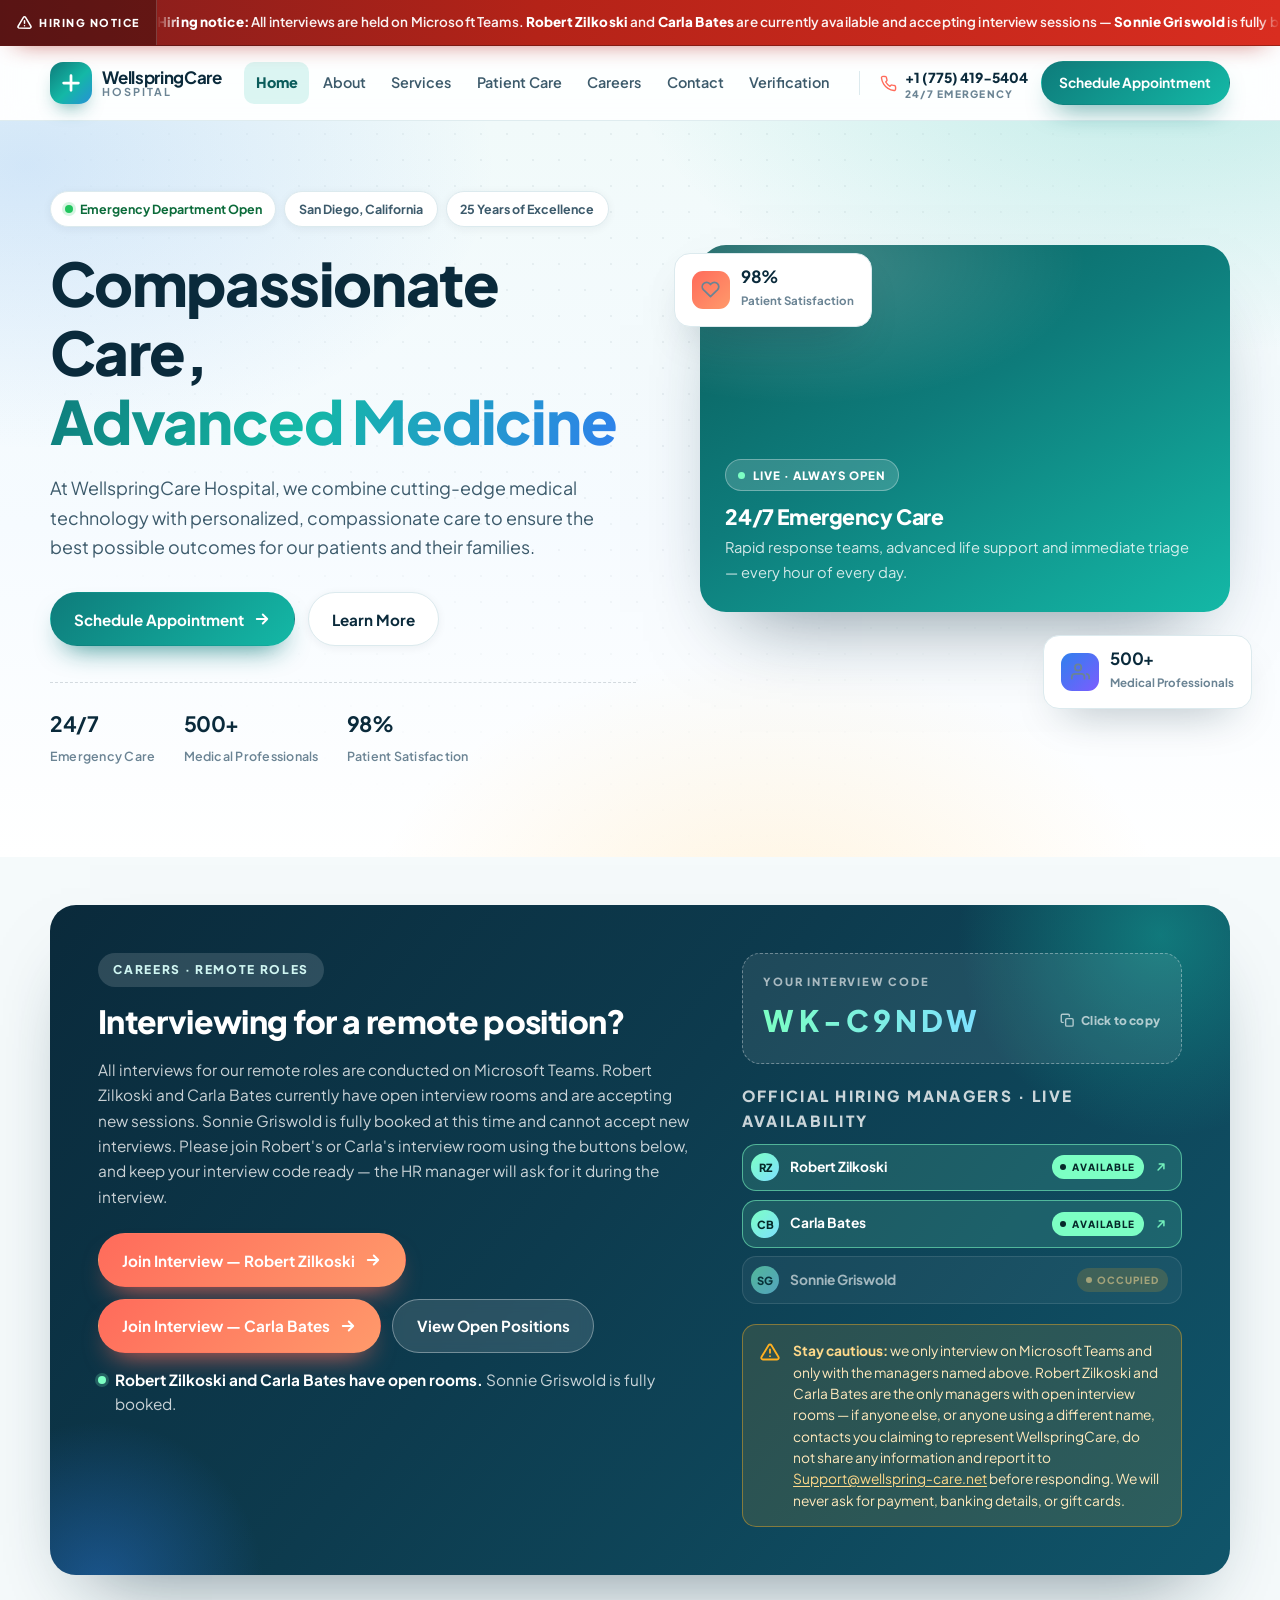
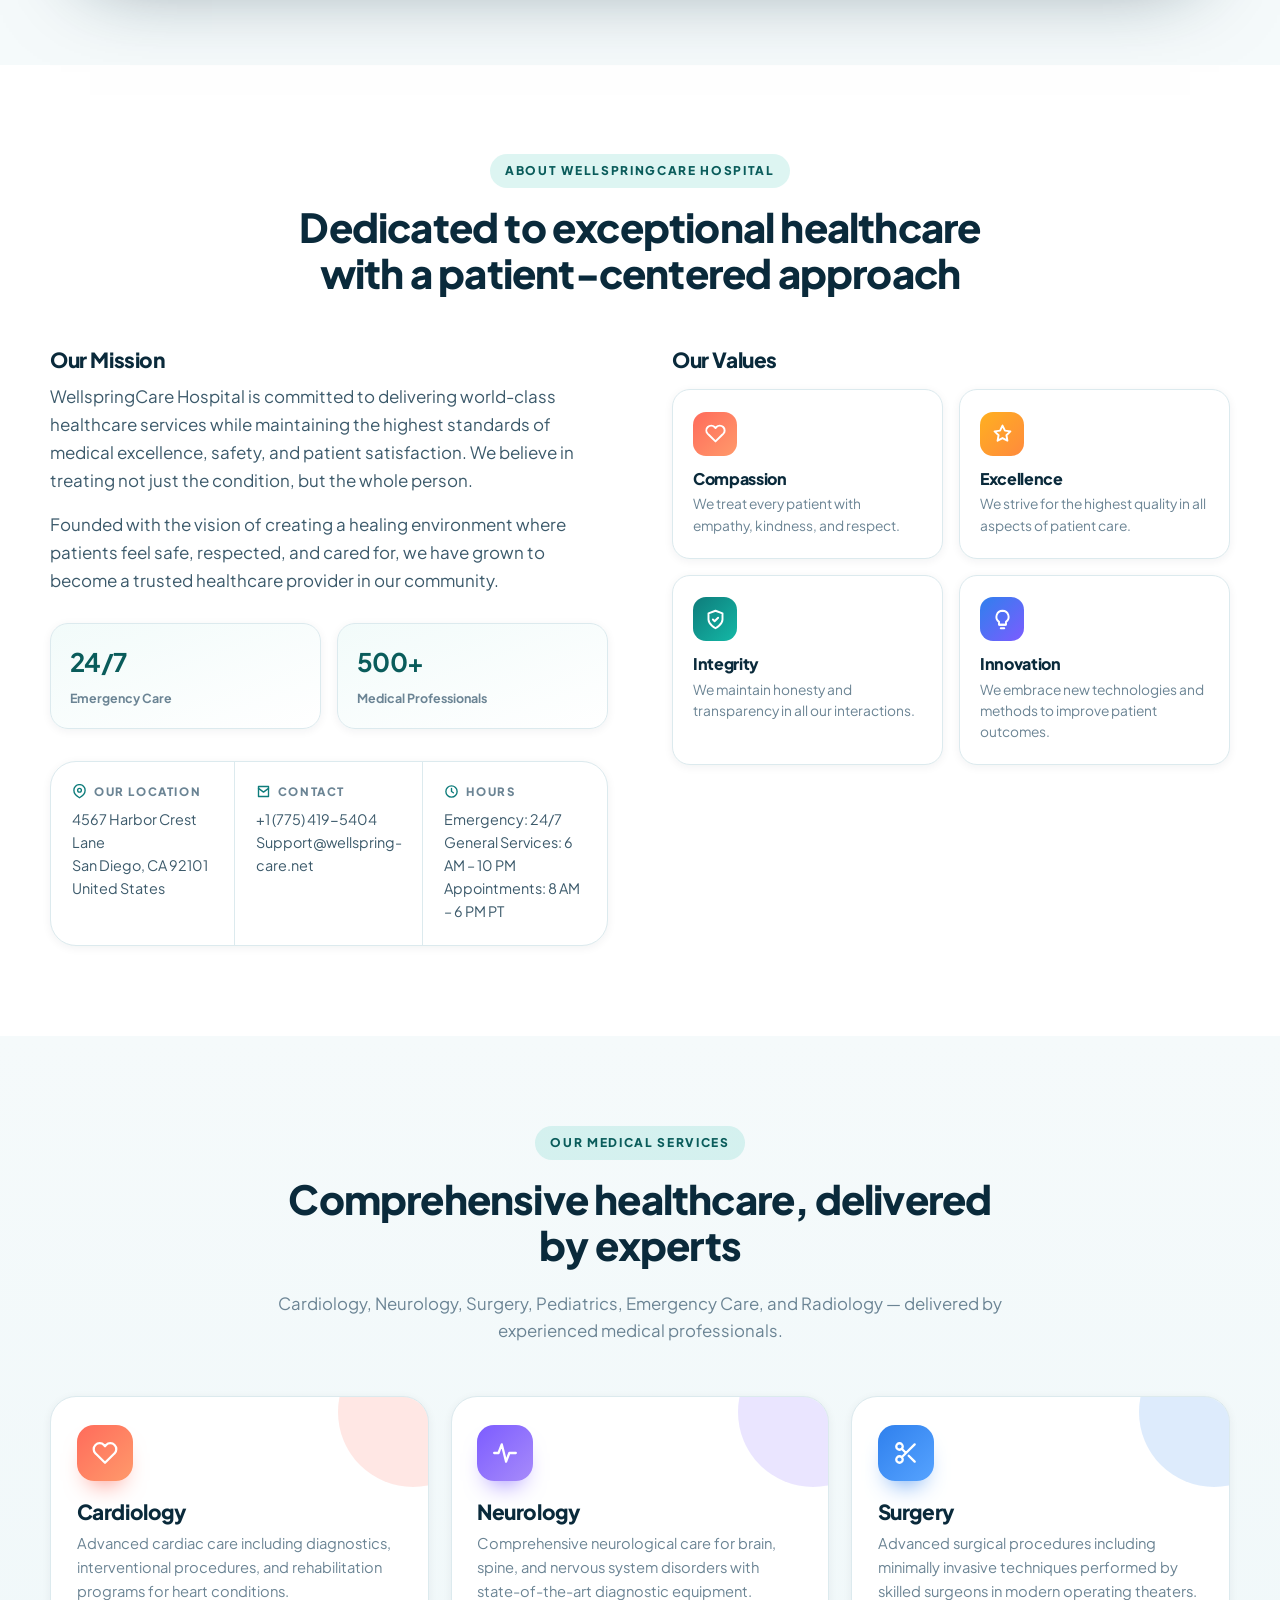
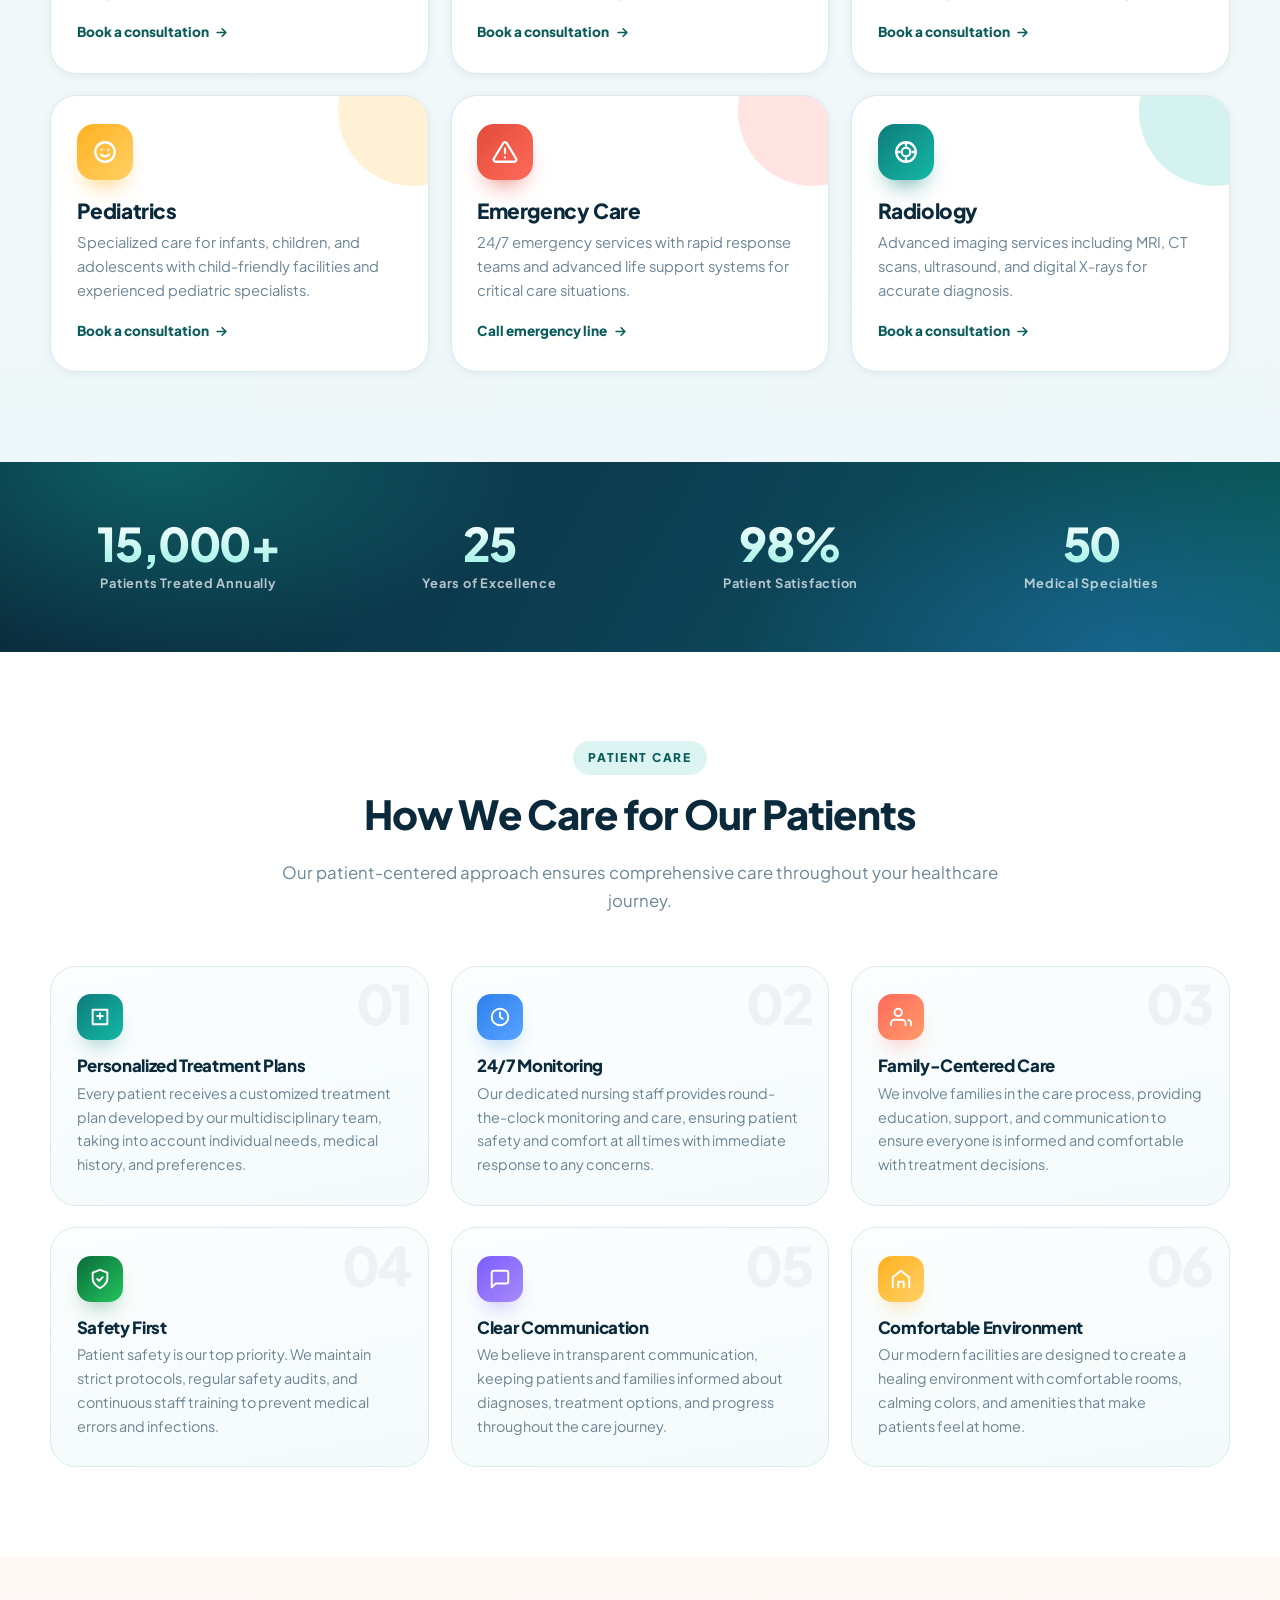
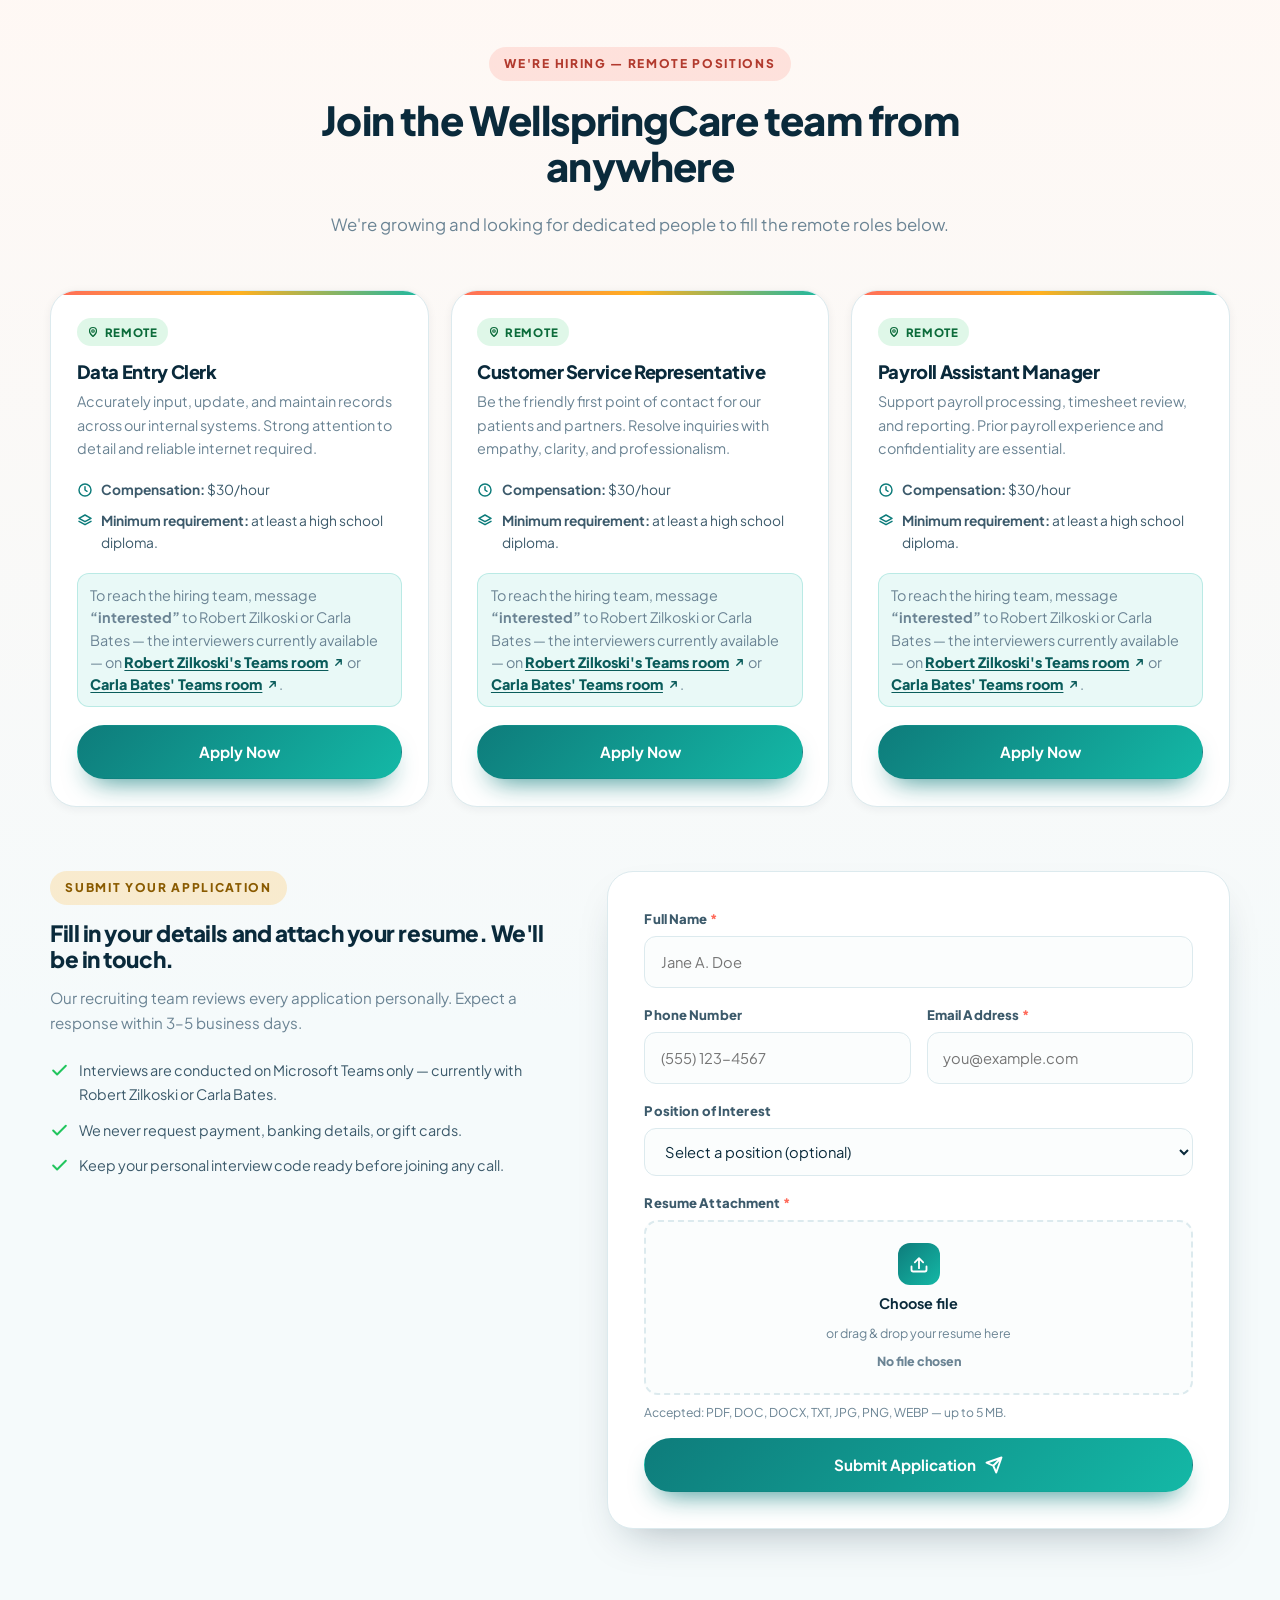
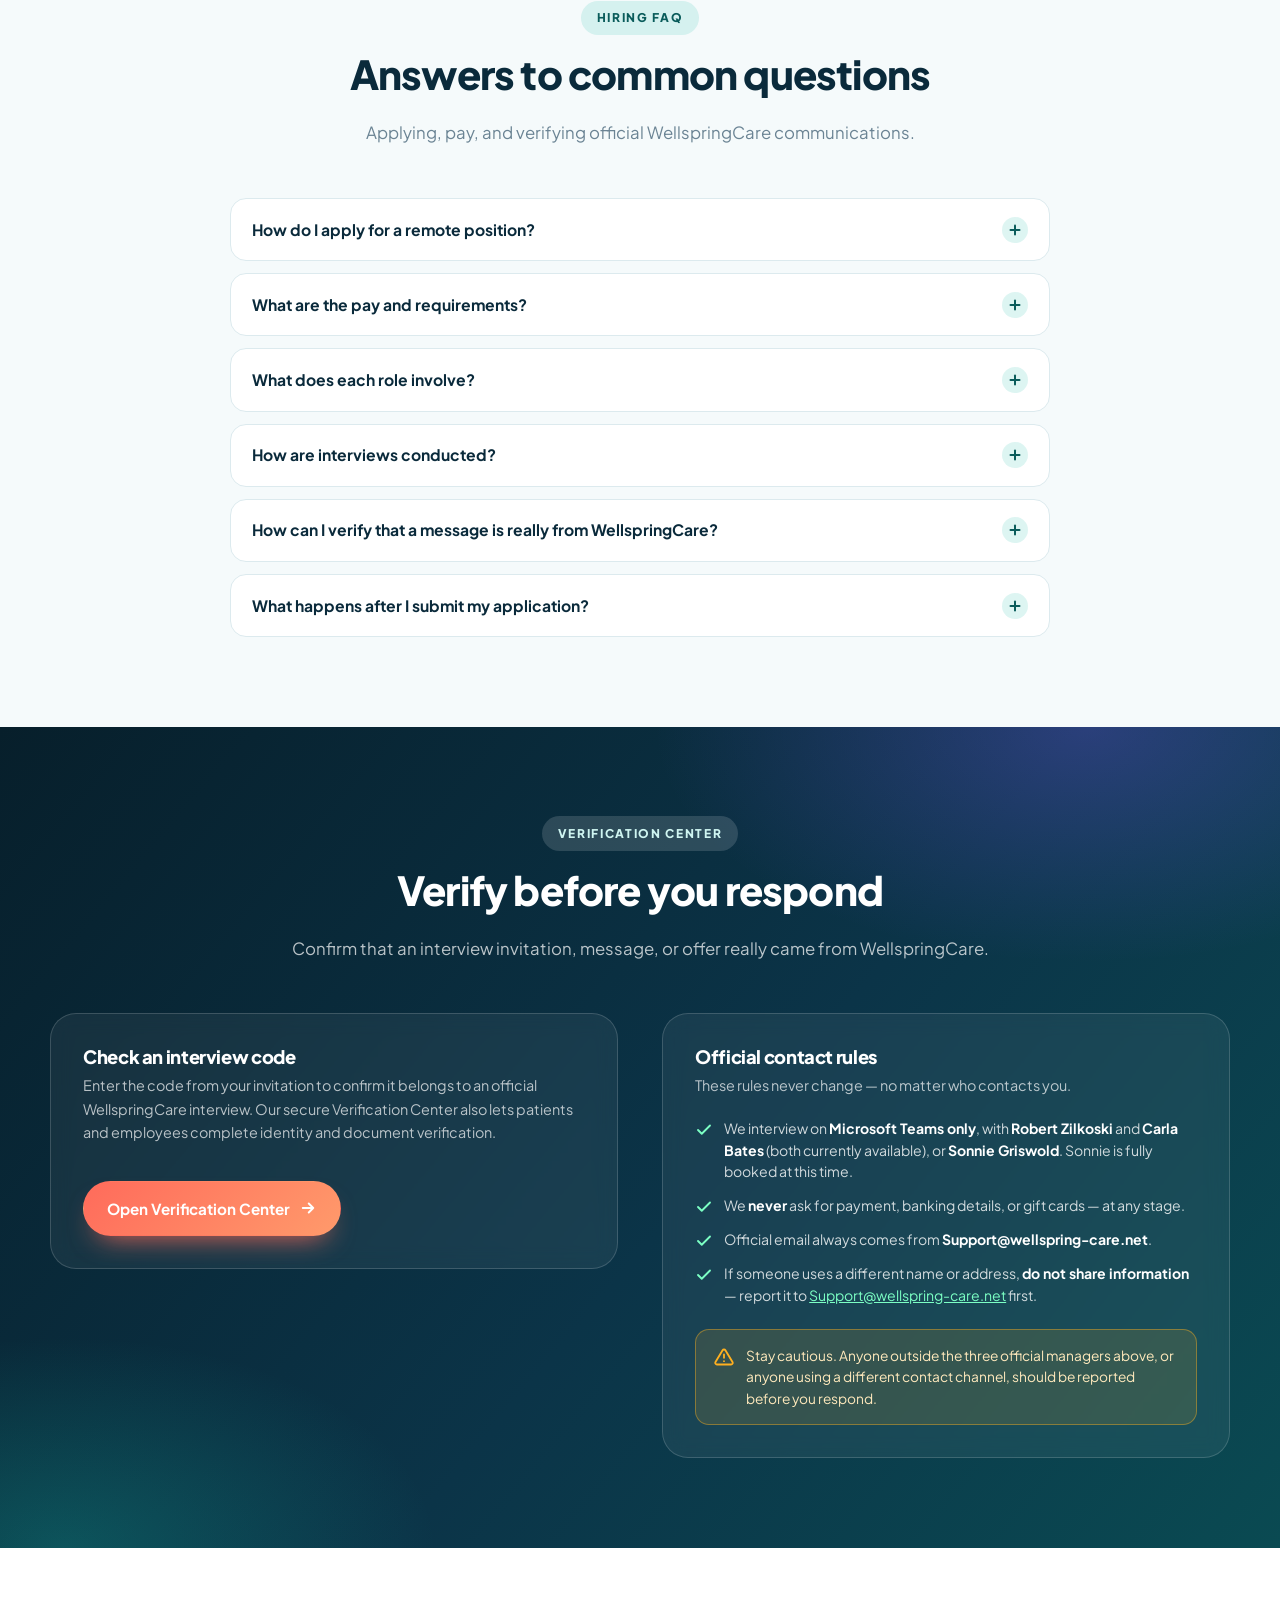
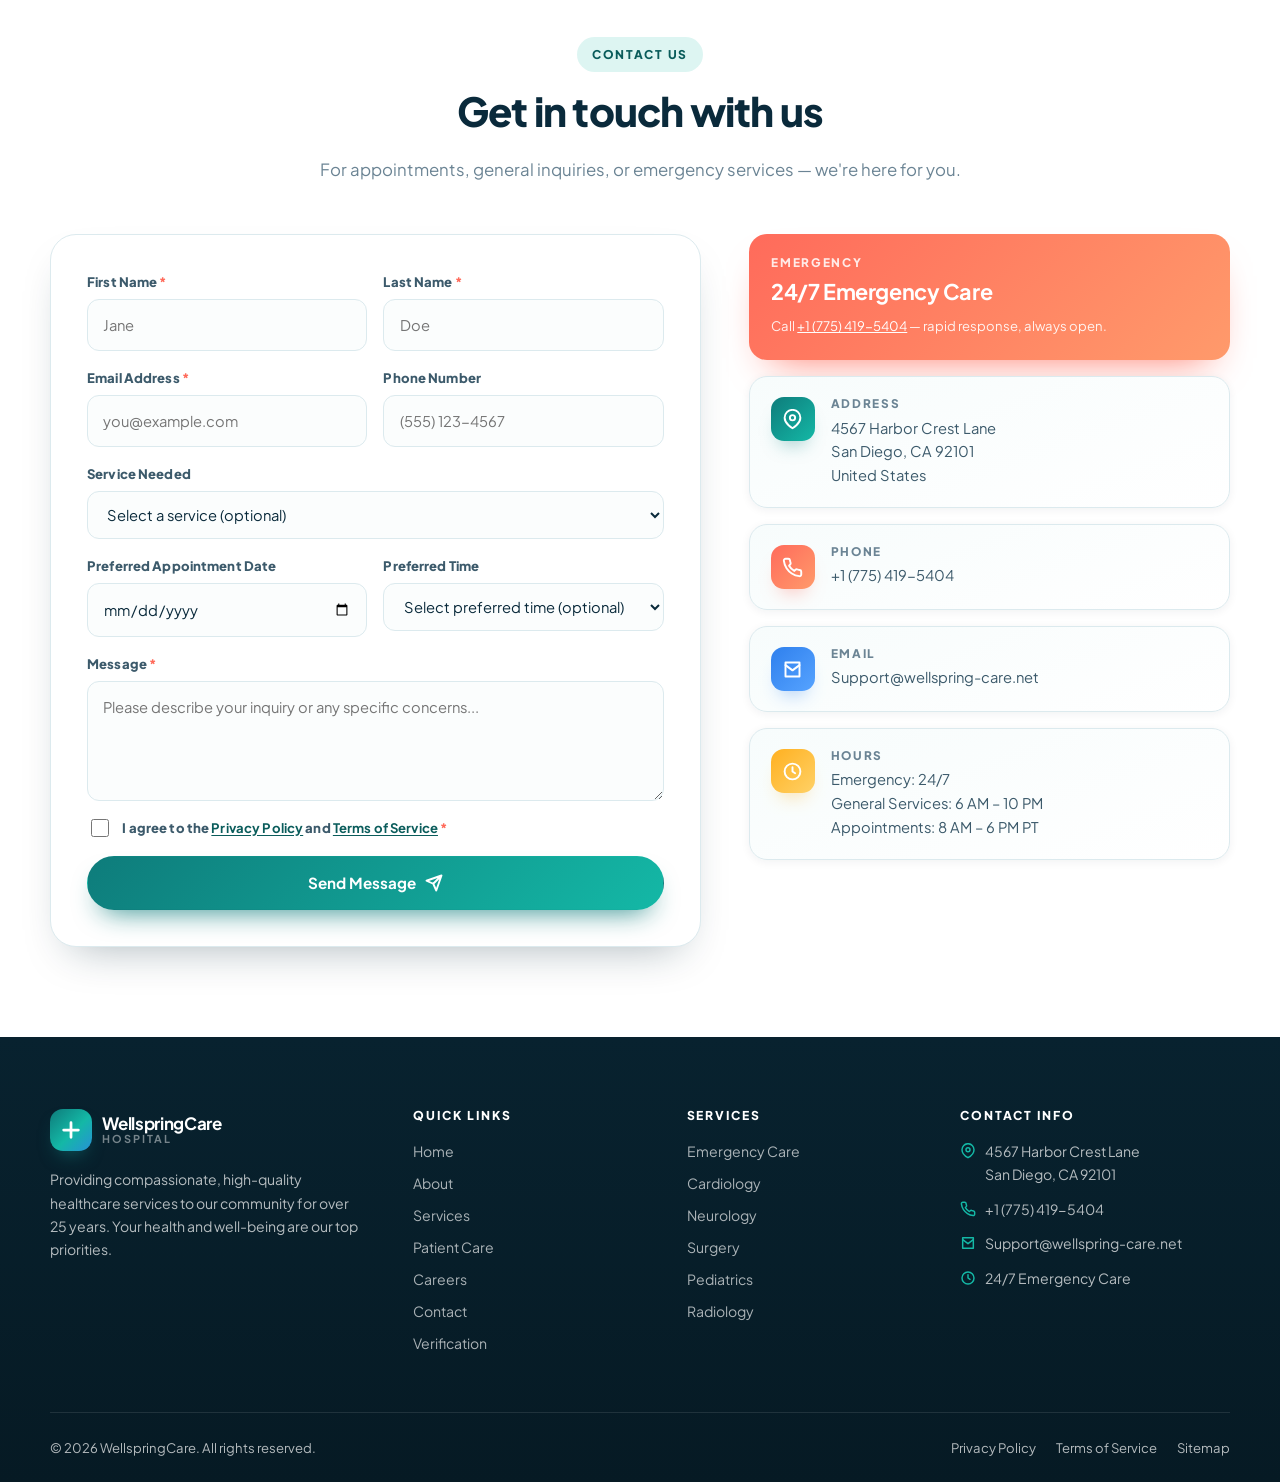
<file: index.html>
<!DOCTYPE html>
<html lang="en">
<head>
<meta charset="UTF-8" />
<meta name="viewport" content="width=device-width, initial-scale=1" />
<meta name="theme-color" content="#0E7C7B" />
<title>WellspringCare Hospital</title>
<meta name="description" content="WellspringCare Hospital combines cutting-edge medical technology with personalized, compassionate care. 24/7 emergency care, cardiology, neurology, surgery, pediatrics and radiology in San Diego, CA." />

<link rel="preconnect" href="https://fonts.googleapis.com" />
<link rel="preconnect" href="https://fonts.gstatic.com" crossorigin />
<link href="https://fonts.googleapis.com/css2?family=Plus+Jakarta+Sans:wght@400;500;600;700;800&display=swap" rel="stylesheet" />

<style>
/* ============================================================
   1. DESIGN TOKENS
   ============================================================ */
:root{
  --ink:#0A2A3B;
  --ink-soft:#3C5A6B;
  --muted:#6B8494;

  --brand:#0E7C7B;
  --brand-dark:#0A5C5B;
  --brand-light:#14B8A6;
  --sky:#2F80ED;
  --coral:#FF6B5B;
  --amber:#FFB020;
  --violet:#7C5CFF;
  --mint:#22C55E;
  --danger:#B42318;

  --bg:#F5FAFB;
  --surface:#FFFFFF;
  --line:#DCEAEE;

  --radius-sm:12px;
  --radius:18px;
  --radius-lg:26px;

  --shadow-sm:0 2px 10px rgba(10,42,59,.06);
  --shadow:0 20px 45px -22px rgba(10,42,59,.38);
  --shadow-lg:0 40px 80px -40px rgba(10,42,59,.55);

  --max:1180px;
  --header-h:74px;
  --banner-h:46px;
  --drawer-w:min(380px, 88vw);
  --ease:cubic-bezier(.2,.7,.3,1);
}

/* ============================================================
   2. RESET & BASE
   ============================================================ */
*,*::before,*::after{ box-sizing:border-box; }
html{ scroll-behavior:smooth; -webkit-text-size-adjust:100%; }
body{
  margin:0;
  font-family:'Plus Jakarta Sans', system-ui, -apple-system, "Segoe UI", Roboto, Arial, sans-serif;
  color:var(--ink);
  background:var(--bg);
  line-height:1.65;
  font-size:16px;
  -webkit-font-smoothing:antialiased;
}
body.nav-open{ overflow:hidden; }

h1,h2,h3,h4{ margin:0 0 .55em; line-height:1.15; letter-spacing:-.02em; font-weight:800; }
h1{ font-size:clamp(2.2rem, 5vw, 3.75rem); }
h2{ font-size:clamp(1.7rem, 3.4vw, 2.5rem); }
h3{ font-size:clamp(1.1rem, 1.8vw, 1.3rem); }
p{ margin:0 0 1rem; }
a{ color:inherit; text-decoration:none; }
ul{ margin:0; padding:0; list-style:none; }
img,svg{ display:block; max-width:100%; }
button{ font:inherit; }
input,select,textarea{ font:inherit; color:inherit; }

::selection{ background:rgba(20,184,166,.3); }

:focus-visible{
  outline:3px solid rgba(47,128,237,.55);
  outline-offset:3px;
  border-radius:6px;
}

.skip-link{
  position:absolute; left:1rem; top:-100px; z-index:999;
  background:var(--ink); color:#fff; padding:.75rem 1.25rem;
  border-radius:0 0 12px 12px; font-weight:700; transition:top .25s;
}
.skip-link:focus{ top:0; }

.hp-field{
  position:absolute !important;
  left:-9999px !important;
  top:auto !important;
  width:1px !important;
  height:1px !important;
  overflow:hidden !important;
  opacity:0 !important;
  pointer-events:none !important;
}

/* ============================================================
   3. LAYOUT HELPERS
   ============================================================ */
.container{ width:min(100% - 2.5rem, var(--max)); margin-inline:auto; }
section{
  padding:clamp(3.5rem, 7vw, 6rem) 0;
  scroll-margin-top:calc(var(--banner-h) + var(--header-h) + 12px);
}

.section-head{ max-width:740px; margin:0 auto clamp(2.25rem, 4vw, 3.25rem); text-align:center; }
.section-head p{ color:var(--muted); font-size:1.05rem; margin:0; }
.section-head--left{ margin-inline:0; text-align:left; }

.eyebrow{
  display:inline-flex; align-items:center; gap:.5rem;
  font-size:.75rem; font-weight:800; letter-spacing:.14em; text-transform:uppercase;
  color:var(--brand-dark); background:rgba(20,184,166,.14);
  padding:.45rem .95rem; border-radius:999px; margin-bottom:1rem;
}
.eyebrow--coral{ color:#B23A2E; background:rgba(255,107,91,.16); }
.eyebrow--amber{ color:#8A5B00; background:rgba(255,176,32,.2); }
.eyebrow--light{ color:#CFF5F1; background:rgba(255,255,255,.14); }

.gradient-text{
  background:linear-gradient(115deg, var(--brand) 0%, var(--brand-light) 45%, var(--sky) 100%);
  -webkit-background-clip:text; background-clip:text; color:transparent;
}

/* ============================================================
   4. BUTTONS
   ============================================================ */
.btn{
  display:inline-flex; align-items:center; justify-content:center; gap:.55rem;
  padding:.85rem 1.45rem; border-radius:999px; border:1px solid transparent;
  font-weight:700; font-size:.95rem; cursor:pointer; white-space:nowrap;
  transition:transform .25s var(--ease), box-shadow .25s var(--ease), background .25s, color .25s, border-color .25s, opacity .25s;
}
.btn:hover{ transform:translateY(-2px); }
.btn:active{ transform:translateY(0); }
.btn:disabled{ cursor:progress; transform:none; opacity:.72; }
.btn svg{ width:18px; height:18px; flex:none; }

.btn--primary{
  background:linear-gradient(135deg, var(--brand) 0%, var(--brand-light) 100%);
  color:#fff; box-shadow:0 14px 28px -14px rgba(14,124,123,.95);
}
.btn--primary:hover{ box-shadow:0 20px 34px -14px rgba(14,124,123,1); }

.btn--accent{
  background:linear-gradient(135deg, #FF6B5B 0%, #FF9A6B 100%);
  color:#fff; box-shadow:0 14px 28px -14px rgba(255,107,91,.95);
}

.btn--ghost{
  background:#fff; color:var(--ink); border-color:var(--line); box-shadow:var(--shadow-sm);
}
.btn--ghost:hover{ border-color:var(--brand-light); color:var(--brand-dark); }

.btn--light{
  background:rgba(255,255,255,.12); color:#fff; border-color:rgba(255,255,255,.35);
  backdrop-filter:blur(6px);
}
.btn--light:hover{ background:rgba(255,255,255,.22); }

.btn--sm{ padding:.62rem 1.1rem; font-size:.86rem; }
.btn--block{ width:100%; }

/* ============================================================
   5. NOTICE BANNER
   ============================================================ */
.notice-banner{
  position:sticky; top:0; z-index:110;
  display:flex; align-items:center;
  height:var(--banner-h);
  background:linear-gradient(90deg,#7F1D1D 0%, #B42318 42%, #D92D20 100%);
  color:#fff;
  overflow:hidden;
  border-bottom:1px solid rgba(0,0,0,.28);
  box-shadow:0 10px 24px -16px rgba(180,35,24,.95);
}

.notice-banner__label{
  flex:none; align-self:stretch;
  display:inline-flex; align-items:center; gap:.45rem;
  padding:0 1.05rem;
  background:rgba(0,0,0,.3);
  font-size:.68rem; font-weight:800; letter-spacing:.14em; text-transform:uppercase;
  white-space:nowrap;
  box-shadow:inset -1px 0 0 rgba(255,255,255,.18);
}
.notice-banner__label svg{ width:15px; height:15px; flex:none; }

.notice-banner__viewport{
  flex:1 1 auto; min-width:0; height:100%;
  display:flex; align-items:center;
  overflow:hidden;
  -webkit-mask-image:linear-gradient(90deg, transparent 0, #000 22px, #000 calc(100% - 22px), transparent 100%);
  mask-image:linear-gradient(90deg, transparent 0, #000 22px, #000 calc(100% - 22px), transparent 100%);
}

.notice-banner__track{
  display:inline-flex; align-items:center;
  white-space:nowrap; will-change:transform;
  animation:noticeScroll 46s linear infinite;
}
.notice-banner:hover .notice-banner__track,
.notice-banner:focus-within .notice-banner__track{ animation-play-state:paused; }

.notice-banner__item{
  position:relative;
  display:inline-block;
  padding-right:3.25rem;
  font-size:.84rem; font-weight:600; letter-spacing:.01em;
  color:rgba(255,255,255,.94);
}
.notice-banner__item strong{ font-weight:800; color:#fff; }
.notice-banner__item::after{
  content:""; position:absolute; right:1.3rem; top:50%;
  width:6px; height:6px; border-radius:50%;
  background:rgba(255,255,255,.6);
  transform:translateY(-50%);
}

@keyframes noticeScroll{
  from{ transform:translateX(0); }
  to{ transform:translateX(-50%); }
}

/* ============================================================
   6. HEADER
   ============================================================ */
.header{
  position:sticky; top:var(--banner-h); z-index:100;
  background:rgba(255,255,255,.82);
  backdrop-filter:blur(16px) saturate(1.6);
  -webkit-backdrop-filter:blur(16px) saturate(1.6);
  border-bottom:1px solid rgba(220,234,238,.9);
  transition:box-shadow .3s, background .3s;
}
.header.is-scrolled{ box-shadow:0 10px 30px -18px rgba(10,42,59,.5); background:rgba(255,255,255,.94); }

.header__inner{ display:flex; align-items:center; gap:1rem; height:var(--header-h); }

.brand{ display:flex; align-items:center; gap:.65rem; flex:none; }
.brand__mark{
  width:42px; height:42px; border-radius:13px; flex:none;
  display:grid; place-items:center; color:#fff;
  background:linear-gradient(135deg, var(--brand) 0%, var(--brand-light) 55%, var(--sky) 120%);
  box-shadow:0 10px 20px -10px rgba(14,124,123,.9);
}
.brand__mark svg{ width:22px; height:22px; }
.brand__text{ display:flex; flex-direction:column; line-height:1.1; }
.brand__text strong{ font-size:1.06rem; letter-spacing:-.02em; }
.brand__text small{ font-size:.68rem; letter-spacing:.18em; text-transform:uppercase; color:var(--muted); font-weight:700; }

.header__end{ margin-left:auto; display:flex; align-items:center; gap:1rem; min-width:0; }
.header__divider{ width:1px; height:24px; flex:none; background:var(--line); margin:0 .15rem; }

.nav{ display:block; }
.nav__list{ display:flex; align-items:center; gap:.15rem; }
.nav__link{
  display:inline-block; padding:.55rem .72rem; border-radius:10px;
  font-size:.9rem; font-weight:600; color:var(--ink-soft);
  transition:color .2s, background .2s; white-space:nowrap;
}
.nav__link:hover{ color:var(--brand-dark); background:rgba(20,184,166,.1); }
.nav__link.is-active{ color:var(--brand-dark); background:rgba(20,184,166,.14); font-weight:800; }

.header__actions{ display:flex; align-items:center; gap:.7rem; flex:none; }

.header__phone{
  display:flex; align-items:center; gap:.5rem; font-weight:800; font-size:.86rem;
  color:var(--ink); padding:.4rem .1rem;
}
.header__phone svg{ width:17px; height:17px; color:var(--coral); }
.header__phone span small{ display:block; font-size:.64rem; letter-spacing:.12em; text-transform:uppercase; color:var(--muted); font-weight:800; line-height:1; }

.header__cta svg{ display:none; }
.header__cta-text{ display:inline; }

.menu-btn{
  display:none; width:44px; height:44px; border-radius:12px;
  border:1px solid var(--line); background:#fff; cursor:pointer;
  align-items:center; justify-content:center; flex-direction:column; gap:5px;
  flex:none;
}
.menu-btn span{
  display:block; width:20px; height:2px; border-radius:2px; background:var(--ink);
  transition:transform .3s var(--ease), opacity .2s;
}
.menu-btn.is-open span:nth-child(1){ transform:translateY(7px) rotate(45deg); }
.menu-btn.is-open span:nth-child(2){ opacity:0; }
.menu-btn.is-open span:nth-child(3){ transform:translateY(-7px) rotate(-45deg); }

/* ============================================================
   7. HERO
   ============================================================ */
.hero{
  position:relative; overflow:hidden;
  padding:clamp(2.75rem, 5.5vw, 4.5rem) 0 clamp(3.5rem, 7vw, 5.5rem);
  background:
    radial-gradient(900px 520px at 92% -12%, rgba(20,184,166,.24), transparent 62%),
    radial-gradient(760px 460px at 2% 6%, rgba(47,128,237,.16), transparent 62%),
    radial-gradient(620px 420px at 60% 110%, rgba(255,176,32,.14), transparent 65%),
    linear-gradient(180deg,#F1FAFA 0%, #F6FBFF 55%, #FFFFFF 100%);
}
.hero::after{
  content:""; position:absolute; inset:0; pointer-events:none;
  background-image:radial-gradient(rgba(10,42,59,.055) 1px, transparent 1px);
  background-size:26px 26px;
  -webkit-mask-image:radial-gradient(ellipse at 50% 20%, #000 20%, transparent 72%);
  mask-image:radial-gradient(ellipse at 50% 20%, #000 20%, transparent 72%);
}
.hero__inner{
  position:relative; z-index:2;
  display:grid; grid-template-columns:1.05fr .95fr;
  gap:clamp(2rem, 5vw, 4rem); align-items:center;
}

.hero__badges{ display:flex; flex-wrap:wrap; gap:.5rem; margin-bottom:1.35rem; }
.chip{
  display:inline-flex; align-items:center; gap:.45rem;
  background:#fff; border:1px solid var(--line); border-radius:999px;
  padding:.4rem .85rem; font-size:.78rem; font-weight:700; color:var(--ink-soft);
  box-shadow:var(--shadow-sm);
}
.chip .dot{ width:8px; height:8px; border-radius:50%; background:var(--mint); box-shadow:0 0 0 3px rgba(34,197,94,.18); }
.chip--live{ color:#0B6B3A; }
.chip--live .dot{ animation:pulseDot 1.8s infinite; }
@keyframes pulseDot{
  0%,100%{ box-shadow:0 0 0 0 rgba(34,197,94,.45); }
  50%{ box-shadow:0 0 0 7px rgba(34,197,94,0); }
}

.hero__title{ margin-bottom:1.1rem; }
.hero__lead{ font-size:clamp(1rem, 1.4vw, 1.12rem); color:var(--ink-soft); max-width:56ch; margin-bottom:1.9rem; }
.hero__cta{ display:flex; flex-wrap:wrap; gap:.8rem; margin-bottom:2.25rem; }
.hero__trust{ display:flex; flex-wrap:wrap; gap:1.75rem; padding-top:1.5rem; border-top:1px dashed rgba(10,42,59,.16); }
.hero__trust div strong{ display:block; font-size:1.32rem; letter-spacing:-.02em; }
.hero__trust div span{ font-size:.78rem; color:var(--muted); font-weight:600; letter-spacing:.02em; }

.hero__visual{ position:relative; min-height:470px; }

.hero-card{
  position:relative; border-radius:var(--radius-lg); overflow:hidden;
  background:linear-gradient(150deg,#0A5C5B 0%, #0E7C7B 45%, #14B8A6 100%);
  box-shadow:var(--shadow-lg); color:#fff; padding:0;
}
.hero-card__art{
  position:relative; height:190px; overflow:hidden;
  background:radial-gradient(400px 200px at 20% 10%, rgba(255,255,255,.22), transparent 70%);
}
.hero-card__art svg{ position:absolute; inset:0; width:100%; height:100%; }
.ecg-line{
  stroke:#B8FFF4; stroke-width:3; fill:none; stroke-linecap:round; stroke-linejoin:round;
  stroke-dasharray:1200; stroke-dashoffset:1200;
  animation:ecgDraw 4s linear infinite;
  filter:drop-shadow(0 0 8px rgba(184,255,244,.85));
}
@keyframes ecgDraw{
  0%{ stroke-dashoffset:1200; }
  70%{ stroke-dashoffset:0; }
  100%{ stroke-dashoffset:-1200; }
}
.hero-card__body{ padding:1.5rem 1.6rem 1.75rem; }
.hero-card__body h3{ color:#fff; margin-bottom:.4rem; font-size:1.32rem; }
.hero-card__body p{ color:rgba(255,255,255,.82); font-size:.92rem; margin:0; }

.pill-live{
  display:inline-flex; align-items:center; gap:.45rem;
  background:rgba(255,255,255,.16); border:1px solid rgba(255,255,255,.3);
  color:#fff; font-size:.72rem; font-weight:800; letter-spacing:.09em; text-transform:uppercase;
  padding:.35rem .75rem; border-radius:999px; margin-bottom:.85rem;
}
.pill-live .dot{ width:7px; height:7px; border-radius:50%; background:#7CFFC4; animation:pulseDot 1.8s infinite; }

.float-card{
  position:absolute; background:#fff; border-radius:16px; padding:.85rem 1.05rem;
  box-shadow:var(--shadow); border:1px solid var(--line);
  display:flex; align-items:center; gap:.7rem; z-index:3;
}
.float-card__icon{ width:38px; height:38px; border-radius:11px; display:grid; place-items:center; flex:none; color:#fff; }
.float-card__icon svg{ width:19px; height:19px; }
.float-card strong{ display:block; font-size:1.05rem; line-height:1.1; letter-spacing:-.02em; }
.float-card span{ font-size:.72rem; color:var(--muted); font-weight:700; }

.float-card--a{ top:8px; left:-26px; animation:floatY 6s ease-in-out infinite; }
.float-card--a .float-card__icon{ background:linear-gradient(135deg,#FF6B5B,#FF9A6B); }
.float-card--b{ bottom:6px; right:-22px; animation:floatY 7s ease-in-out infinite .8s; }
.float-card--b .float-card__icon{ background:linear-gradient(135deg,#2F80ED,#7C5CFF); }

@keyframes floatY{
  0%,100%{ transform:translateY(0); }
  50%{ transform:translateY(-12px); }
}

/* ============================================================
   8. HIRING ALERT BAND
   ============================================================ */
.hiring{ padding-top:clamp(2rem, 4vw, 3rem); }
.hiring__card{
  position:relative; overflow:hidden;
  border-radius:var(--radius-lg);
  background:linear-gradient(130deg,#0A2A3B 0%, #0D3B4E 45%, #10556A 100%);
  color:#fff; padding:clamp(1.75rem, 4vw, 3rem);
  box-shadow:var(--shadow-lg);
}
.hiring__card::before{
  content:""; position:absolute; width:420px; height:420px; border-radius:50%;
  right:-140px; top:-180px; background:radial-gradient(circle, rgba(20,184,166,.45), transparent 68%);
}
.hiring__card::after{
  content:""; position:absolute; width:340px; height:340px; border-radius:50%;
  left:-120px; bottom:-180px; background:radial-gradient(circle, rgba(47,128,237,.4), transparent 68%);
}
.hiring__grid{ position:relative; z-index:2; display:grid; grid-template-columns:1.15fr .85fr; gap:clamp(1.75rem,4vw,3rem); align-items:start; }
.hiring h2{ color:#fff; font-size:clamp(1.5rem, 2.6vw, 2rem); }
.hiring p{ color:rgba(255,255,255,.78); font-size:.96rem; }
.hiring__actions{ display:flex; flex-wrap:wrap; gap:.7rem; margin-top:1.5rem; }

.hiring__availability-note{
  display:flex; align-items:flex-start; gap:.55rem;
  font-size:.82rem; color:rgba(255,255,255,.78);
  margin:.95rem 0 0; line-height:1.55;
}
.hiring__availability-note .status-dot{
  width:8px; height:8px; border-radius:50%; flex:none; margin-top:8px;
  background:#7CFFC4; box-shadow:0 0 0 3px rgba(124,255,196,.22);
  animation:pulseDot 1.8s infinite;
}
.hiring__availability-note strong{ color:#fff; }

.code-box{
  display:block; width:100%; text-align:left; cursor:pointer;
  background:rgba(255,255,255,.08);
  border:1px dashed rgba(255,255,255,.35);
  border-radius:var(--radius);
  padding:1.15rem 1.3rem; margin:0 0 1.15rem;
  font:inherit; color:#fff;
  transition:background .25s, border-color .25s, transform .2s var(--ease), box-shadow .25s;
}
.code-box:hover{ background:rgba(255,255,255,.14); border-color:rgba(255,255,255,.6); box-shadow:0 18px 34px -22px rgba(0,0,0,.8); }
.code-box:active{ transform:translateY(1px); }
.code-box__label{ display:block; font-size:.7rem; letter-spacing:.16em; text-transform:uppercase; color:rgba(255,255,255,.62); font-weight:800; margin-bottom:.35rem; }
.code-box__row{ display:flex; align-items:center; justify-content:space-between; gap:1rem; flex-wrap:wrap; }
.code-box strong{
  font-size:clamp(1.5rem, 3vw, 1.85rem); letter-spacing:.14em; font-weight:800;
  background:linear-gradient(90deg,#7CFFC4,#7EE0FF);
  -webkit-background-clip:text; background-clip:text; color:transparent;
}
.code-box__hint{ display:inline-flex; align-items:center; gap:.4rem; font-size:.75rem; font-weight:800; letter-spacing:.02em; color:rgba(255,255,255,.65); transition:color .25s; }
.code-box__hint svg{ width:15px; height:15px; }
.code-box:hover .code-box__hint{ color:#7CFFC4; }
.code-box.is-copied{ border-color:#7CFFC4; border-style:solid; background:rgba(124,255,196,.14); }
.code-box.is-copied .code-box__hint{ color:#7CFFC4; }

.managers-heading{ font-size:.72rem; letter-spacing:.15em; text-transform:uppercase; font-weight:800; color:rgba(255,255,255,.6); margin:0 0 .65rem; }
.managers{ display:flex; flex-direction:column; gap:.55rem; margin-bottom:1.25rem; }

.manager-chip{
  display:flex; align-items:center; gap:.65rem;
  background:rgba(255,255,255,.08);
  border:1px solid rgba(255,255,255,.18);
  padding:.55rem .8rem .55rem .55rem;
  border-radius:14px;
  font-size:.86rem; font-weight:700; color:#fff;
  transition:background .25s, border-color .25s, transform .2s var(--ease);
}
.manager-chip__name{ flex:1 1 auto; min-width:0; overflow:hidden; text-overflow:ellipsis; white-space:nowrap; }
.manager-chip i{ width:28px; height:28px; border-radius:50%; display:grid; place-items:center; flex:none; font-style:normal; font-size:.7rem; font-weight:800; color:#062A2A; background:linear-gradient(135deg,#7CFFC4,#7EE0FF); }
.manager-chip__status{ flex:none; display:inline-flex; align-items:center; gap:.35rem; font-size:.62rem; letter-spacing:.1em; text-transform:uppercase; padding:.24rem .55rem; border-radius:999px; font-weight:800; white-space:nowrap; }
.manager-chip__status .dot{ width:6px; height:6px; border-radius:50%; background:currentColor; }

.manager-chip--available{ background:rgba(124,255,196,.14); border-color:rgba(124,255,196,.55); cursor:pointer; }
.manager-chip--available:hover{ background:rgba(124,255,196,.24); border-color:#7CFFC4; transform:translateY(-1px); }
.manager-chip--available .manager-chip__status{ background:#7CFFC4; color:#062A2A; }
.manager-chip--available .manager-chip__status .dot{ animation:pulseDot 1.8s infinite; }
.manager-chip__arrow{ width:14px; height:14px; flex:none; color:#7CFFC4; opacity:.9; }

.manager-chip--busy{ opacity:.62; cursor:not-allowed; }
.manager-chip--busy .manager-chip__status{ background:rgba(255,176,32,.28); color:#FFD98A; }

.warn{
  display:flex; gap:.8rem; align-items:flex-start;
  background:rgba(255,176,32,.12); border:1px solid rgba(255,176,32,.42);
  border-radius:14px; padding:.95rem 1.1rem; font-size:.86rem; line-height:1.55;
  color:#FFE9BC;
}
.warn svg{ width:20px; height:20px; flex:none; color:#FFB020; margin-top:2px; }
.warn strong{ color:#FFD98A; }
.warn a{ color:#FFD98A; text-decoration:underline; text-underline-offset:2px; }

/* ============================================================
   9. ABOUT
   ============================================================ */
.about{ background:#fff; }
.about__grid{ display:grid; grid-template-columns:1fr 1fr; gap:clamp(2rem,5vw,4rem); align-items:start; }
.about__lead{ font-size:1.06rem; color:var(--ink-soft); }

.mini-stats{ display:flex; gap:1rem; margin:1.75rem 0 0; }
.mini-stat{ flex:1; background:linear-gradient(160deg,#F2FBFA,#FFFFFF); border:1px solid var(--line); border-radius:var(--radius); padding:1.1rem 1.2rem; box-shadow:var(--shadow-sm); }
.mini-stat strong{ display:block; font-size:1.6rem; letter-spacing:-.03em; color:var(--brand-dark); }
.mini-stat span{ font-size:.78rem; color:var(--muted); font-weight:700; }

.values-grid{ display:grid; grid-template-columns:1fr 1fr; gap:1rem; }
.value-card{
  background:#fff; border:1px solid var(--line); border-radius:var(--radius);
  padding:1.35rem 1.25rem; box-shadow:var(--shadow-sm);
  transition:transform .3s var(--ease), box-shadow .3s var(--ease), border-color .3s;
  position:relative; overflow:hidden;
}
.value-card::before{ content:""; position:absolute; left:0; top:0; bottom:0; width:4px; background:linear-gradient(180deg,var(--brand),var(--brand-light)); opacity:0; transition:opacity .3s; }
.value-card:hover{ transform:translateY(-5px); box-shadow:var(--shadow); border-color:transparent; }
.value-card:hover::before{ opacity:1; }
.value-card__icon{ width:44px; height:44px; border-radius:13px; display:grid; place-items:center; margin-bottom:.9rem; color:#fff; }
.value-card__icon svg{ width:21px; height:21px; }
.value-card h4{ font-size:1rem; margin-bottom:.3rem; }
.value-card p{ font-size:.86rem; color:var(--muted); margin:0; line-height:1.55; }

.info-panel{ margin-top:2rem; border-radius:var(--radius-lg); overflow:hidden; border:1px solid var(--line); background:#fff; box-shadow:var(--shadow-sm); display:grid; grid-template-columns:repeat(3,1fr); }
.info-panel__item{ padding:1.4rem 1.3rem; border-right:1px solid var(--line); }
.info-panel__item:last-child{ border-right:0; }
.info-panel__item h4{ display:flex; align-items:center; gap:.45rem; font-size:.72rem; letter-spacing:.14em; text-transform:uppercase; color:var(--muted); margin-bottom:.55rem; font-weight:800; }
.info-panel__item h4 svg{ width:15px; height:15px; color:var(--brand); }
.info-panel__item p, .info-panel__item a{ font-size:.9rem; color:var(--ink-soft); margin:0; line-height:1.6; }
.info-panel__item a:hover{ color:var(--brand-dark); }

/* ============================================================
   10. SERVICES
   ============================================================ */
.services{ background:linear-gradient(180deg,#F5FAFB 0%, #EEF7F9 100%); }
.cards-grid{ display:grid; grid-template-columns:repeat(3,1fr); gap:1.35rem; }

.service-card{
  background:#fff; border:1px solid var(--line); border-radius:var(--radius-lg);
  padding:1.75rem 1.6rem; box-shadow:var(--shadow-sm); position:relative; overflow:hidden;
  transition:transform .35s var(--ease), box-shadow .35s var(--ease), border-color .35s;
}
.service-card::after{ content:""; position:absolute; right:-60px; top:-60px; width:150px; height:150px; border-radius:50%; background:var(--glow, rgba(20,184,166,.14)); transition:transform .45s var(--ease); }
.service-card:hover{ transform:translateY(-8px); box-shadow:var(--shadow); border-color:transparent; }
.service-card:hover::after{ transform:scale(1.5); }

.icon-tile{ width:56px; height:56px; border-radius:17px; display:grid; place-items:center; color:#fff; margin-bottom:1.15rem; position:relative; z-index:2; background:linear-gradient(135deg, var(--tile-a), var(--tile-b)); box-shadow:0 14px 26px -14px var(--tile-a); }
.icon-tile svg{ width:26px; height:26px; }

.service-card h3{ position:relative; z-index:2; margin-bottom:.45rem; }
.service-card p{ font-size:.92rem; color:var(--muted); margin:0; position:relative; z-index:2; }
.service-card__link{ display:inline-flex; align-items:center; gap:.35rem; margin-top:1.1rem; font-size:.85rem; font-weight:800; color:var(--brand-dark); position:relative; z-index:2; }
.service-card__link svg{ width:15px; height:15px; transition:transform .25s; }
.service-card:hover .service-card__link svg{ transform:translateX(4px); }

/* ============================================================
   11. STATS BAND
   ============================================================ */
.stats-band{
  padding:clamp(2.5rem,5vw,3.5rem) 0;
  background:
    radial-gradient(600px 300px at 12% 0%, rgba(20,184,166,.35), transparent 65%),
    radial-gradient(600px 300px at 88% 100%, rgba(47,128,237,.35), transparent 65%),
    linear-gradient(120deg,#0A2A3B,#0D4155 55%, #0A5C5B);
  color:#fff;
}
.stats-band__inner{ display:grid; grid-template-columns:repeat(4,1fr); gap:1.5rem; text-align:center; }
.stat__num{
  display:block; font-size:clamp(1.9rem, 4vw, 2.9rem); font-weight:800; letter-spacing:-.03em;
  background:linear-gradient(180deg,#FFFFFF,#9EF3E7);
  -webkit-background-clip:text; background-clip:text; color:transparent;
  line-height:1.1;
}
.stat__label{ font-size:.8rem; letter-spacing:.06em; color:rgba(255,255,255,.7); font-weight:700; }

/* ============================================================
   12. PATIENT CARE
   ============================================================ */
.patient-care{ background:#fff; }
.care-grid{ display:grid; grid-template-columns:repeat(3,1fr); gap:1.35rem; }

.care-card{
  position:relative; border-radius:var(--radius-lg); padding:1.7rem 1.6rem 1.75rem;
  background:linear-gradient(170deg,#FBFEFE,#F4FAFB);
  border:1px solid var(--line); overflow:hidden;
  transition:transform .35s var(--ease), box-shadow .35s var(--ease);
}
.care-card:hover{ transform:translateY(-6px); box-shadow:var(--shadow); }
.care-card__num{ position:absolute; right:1.1rem; top:.6rem; font-size:3.4rem; font-weight:800; color:rgba(10,42,59,.05); line-height:1; letter-spacing:-.05em; pointer-events:none; }
.care-card__icon{ width:46px; height:46px; border-radius:14px; display:grid; place-items:center; color:#fff; margin-bottom:1rem; background:linear-gradient(135deg,var(--tile-a),var(--tile-b)); box-shadow:0 12px 24px -14px var(--tile-a); }
.care-card__icon svg{ width:22px; height:22px; }
.care-card h3{ font-size:1.05rem; margin-bottom:.4rem; }
.care-card p{ font-size:.9rem; color:var(--muted); margin:0; }

/* ============================================================
   13. CAREERS
   ============================================================ */
.careers{ background:linear-gradient(180deg,#FFF8F4 0%, #F5FAFB 45%, #F5FAFB 100%); }
.jobs-grid{ display:grid; grid-template-columns:repeat(3,1fr); gap:1.35rem; margin-bottom:clamp(2.5rem,5vw,4rem); }

.job-card{
  display:flex; flex-direction:column; background:#fff; border:1px solid var(--line);
  border-radius:var(--radius-lg); padding:1.7rem 1.6rem; box-shadow:var(--shadow-sm);
  transition:transform .35s var(--ease), box-shadow .35s var(--ease), border-color .35s;
  position:relative; overflow:hidden;
}
.job-card::before{ content:""; position:absolute; top:0; left:0; right:0; height:4px; background:linear-gradient(90deg,var(--coral),var(--amber),var(--brand-light)); }
.job-card:hover{ transform:translateY(-8px); box-shadow:var(--shadow); border-color:transparent; }
.job-card__top{ display:flex; align-items:center; justify-content:space-between; gap:.6rem; margin-bottom:.9rem; }
.tag-remote{ display:inline-flex; align-items:center; gap:.35rem; font-size:.72rem; font-weight:800; letter-spacing:.06em; text-transform:uppercase; color:#0B6B3A; background:rgba(34,197,94,.14); padding:.3rem .65rem; border-radius:999px; }
.tag-remote svg{ width:12px; height:12px; }
.job-card h3{ font-size:1.15rem; margin-bottom:.5rem; }
.job-card > p{ font-size:.9rem; color:var(--muted); margin-bottom:1.1rem; }
.job-meta{ margin-bottom:1.1rem; display:grid; gap:.5rem; }
.job-meta li{ display:flex; gap:.55rem; font-size:.86rem; color:var(--ink-soft); }
.job-meta li svg{ width:16px; height:16px; flex:none; color:var(--brand); margin-top:3px; }
.job-card .btn{ margin-top:auto; }

.job-note{
  font-size:.82rem; line-height:1.55; color:var(--ink-soft);
  background:rgba(20,184,166,.09);
  border:1px solid rgba(20,184,166,.22);
  border-radius:12px; padding:.65rem .8rem; margin:0 0 1.1rem;
}
.job-note a{ font-weight:800; color:var(--brand-dark); text-decoration:underline; text-underline-offset:2px; display:inline-flex; align-items:center; gap:.25rem; }
.job-note a:hover{ color:var(--brand); }
.job-note a svg{ width:13px; height:13px; }

.apply-wrap{ display:grid; grid-template-columns:.9fr 1.1fr; gap:clamp(1.75rem,4vw,3rem); align-items:start; }
.apply-intro h3{ font-size:1.4rem; }
.apply-intro p{ color:var(--muted); font-size:.95rem; }
.apply-list{ display:grid; gap:.75rem; margin-top:1.5rem; }
.apply-list li{ display:flex; gap:.65rem; font-size:.9rem; color:var(--ink-soft); align-items:flex-start; }
.apply-list svg{ width:19px; height:19px; flex:none; color:var(--mint); margin-top:2px; }

.form-card{ background:#fff; border:1px solid var(--line); border-radius:var(--radius-lg); padding:clamp(1.5rem,3vw,2.25rem); box-shadow:var(--shadow); }
.form-grid{ display:grid; grid-template-columns:1fr 1fr; gap:1rem; }
.field{ display:flex; flex-direction:column; gap:.4rem; }
.field--full{ grid-column:1 / -1; }
.field label{ font-size:.82rem; font-weight:800; color:var(--ink-soft); letter-spacing:.01em; }
.field label .req{ color:var(--coral); }
.field input,.field select,.field textarea{ width:100%; padding:.8rem .95rem; border:1.5px solid var(--line); border-radius:12px; background:#FBFDFD; font-size:.92rem; transition:border-color .2s, box-shadow .2s, background .2s; }
.field textarea{ min-height:120px; resize:vertical; }
.field input:focus,.field select:focus,.field textarea:focus{ outline:none; border-color:var(--brand-light); background:#fff; box-shadow:0 0 0 4px rgba(20,184,166,.15); }
.field input.is-invalid,.field select.is-invalid,.field textarea.is-invalid{ border-color:var(--danger); background:#FFF7F6; }
.field .hint{ font-size:.76rem; color:var(--muted); margin:0; }
.field .err{ font-size:.76rem; color:var(--danger); font-weight:700; display:none; }
.field .err.show{ display:block; }

.file-drop{ position:relative; display:flex; flex-direction:column; align-items:center; gap:.45rem; border:2px dashed var(--line); border-radius:14px; padding:1.35rem 1rem; background:#FBFDFD; text-align:center; cursor:pointer; transition:border-color .25s, background .25s; }
.file-drop:hover{ border-color:var(--brand-light); background:#F3FBFA; }
.file-drop input[type="file"]{ position:absolute; inset:0; width:100%; height:100%; opacity:0; cursor:pointer; }
.file-drop__icon{ width:42px; height:42px; border-radius:12px; display:grid; place-items:center; background:linear-gradient(135deg,var(--brand),var(--brand-light)); color:#fff; }
.file-drop__icon svg{ width:20px; height:20px; }
.file-drop strong{ font-size:.9rem; }
.file-drop span{ font-size:.78rem; color:var(--muted); }
.file-name{ font-size:.8rem; font-weight:800; color:var(--brand-dark); }

/* ============================================================
   14. FAQ
   ============================================================ */
.faq{ max-width:820px; margin-inline:auto; display:grid; gap:.75rem; }
.faq__item{ background:#fff; border:1px solid var(--line); border-radius:16px; overflow:hidden; transition:box-shadow .3s, border-color .3s; }
.faq__item.is-open{ box-shadow:var(--shadow-sm); border-color:rgba(20,184,166,.45); }
.faq__q{ width:100%; display:flex; align-items:center; justify-content:space-between; gap:1rem; background:none; border:0; padding:1.1rem 1.3rem; text-align:left; cursor:pointer; font-weight:700; font-size:.98rem; color:var(--ink); }
.faq__icon{ width:26px; height:26px; border-radius:50%; flex:none; position:relative; background:rgba(20,184,166,.14); transition:background .3s, transform .3s; }
.faq__icon::before,.faq__icon::after{ content:""; position:absolute; background:var(--brand-dark); border-radius:2px; left:50%; top:50%; transform:translate(-50%,-50%); }
.faq__icon::before{ width:11px; height:2px; }
.faq__icon::after{ width:2px; height:11px; transition:transform .3s, opacity .3s; }
.faq__item.is-open .faq__icon{ background:var(--brand); transform:rotate(180deg); }
.faq__item.is-open .faq__icon::before,.faq__item.is-open .faq__icon::after{ background:#fff; }
.faq__item.is-open .faq__icon::after{ opacity:0; transform:translate(-50%,-50%) rotate(90deg); }
.faq__a{ max-height:0; overflow:hidden; transition:max-height .38s var(--ease); }
.faq__a p{ margin:0; padding:0 1.3rem 1.25rem; font-size:.9rem; color:var(--muted); }
.faq__a a{ color:var(--brand-dark); font-weight:700; text-decoration:underline; text-underline-offset:2px; }

/* ============================================================
   15. VERIFICATION
   ============================================================ */
.verification{
  background:
    radial-gradient(700px 380px at 85% 0%, rgba(124,92,255,.28), transparent 62%),
    radial-gradient(600px 340px at 5% 100%, rgba(20,184,166,.28), transparent 62%),
    linear-gradient(130deg,#071F2B 0%, #0B3448 55%, #0A4A52 100%);
  color:#fff;
}
.verification .section-head p{ color:rgba(255,255,255,.72); }
.verify-grid{ display:grid; grid-template-columns:1fr 1fr; gap:clamp(1.5rem,4vw,2.75rem); align-items:start; }

.verify-panel{ background:rgba(255,255,255,.06); border:1px solid rgba(255,255,255,.16); border-radius:var(--radius-lg); padding:clamp(1.4rem,3vw,2rem); backdrop-filter:blur(10px); }
.verify-panel h3{ color:#fff; font-size:1.15rem; margin-bottom:.4rem; }
.verify-panel > p{ color:rgba(255,255,255,.7); font-size:.9rem; }

.verify-list{ display:grid; gap:.75rem; margin-top:1.25rem; }
.verify-list li{ display:flex; gap:.7rem; align-items:flex-start; font-size:.88rem; color:rgba(255,255,255,.8); line-height:1.55; }
.verify-list li svg{ width:18px; height:18px; flex:none; color:#7CFFC4; margin-top:3px; }
.verify-list li strong{ color:#fff; }
.verify-list li a{ color:#7CFFC4; text-decoration:underline; }

/* ============================================================
   16. CONTACT
   ============================================================ */
.contact{ background:#fff; }
.contact-grid{ display:grid; grid-template-columns:1.15fr .85fr; gap:clamp(1.75rem,4vw,3rem); align-items:start; }

.contact-info{ display:grid; gap:1rem; }
.contact-card{ display:flex; gap:1rem; align-items:flex-start; background:linear-gradient(160deg,#F7FCFC,#FFFFFF); border:1px solid var(--line); border-radius:var(--radius); padding:1.25rem 1.3rem; box-shadow:var(--shadow-sm); transition:transform .3s var(--ease), box-shadow .3s; }
.contact-card:hover{ transform:translateY(-4px); box-shadow:var(--shadow); }
.contact-card__icon{ width:44px; height:44px; border-radius:13px; display:grid; place-items:center; flex:none; color:#fff; background:linear-gradient(135deg,var(--tile-a,#0E7C7B),var(--tile-b,#14B8A6)); box-shadow:0 12px 22px -14px var(--tile-a,#0E7C7B); }
.contact-card__icon svg{ width:21px; height:21px; }
.contact-card h4{ font-size:.74rem; letter-spacing:.14em; text-transform:uppercase; color:var(--muted); margin-bottom:.35rem; }
.contact-card p, .contact-card a{ font-size:.92rem; color:var(--ink-soft); margin:0; line-height:1.6; }
.contact-card a:hover{ color:var(--brand-dark); }

.emergency-card{ border-radius:var(--radius); padding:1.35rem 1.4rem; color:#fff; background:linear-gradient(135deg,#FF6B5B,#FF9A6B); box-shadow:0 20px 40px -22px rgba(255,107,91,.95); }
.emergency-card h4{ font-size:.74rem; letter-spacing:.14em; text-transform:uppercase; color:rgba(255,255,255,.85); margin-bottom:.3rem; }
.emergency-card strong{ display:block; font-size:1.35rem; letter-spacing:-.02em; margin-bottom:.15rem; }
.emergency-card span{ font-size:.82rem; color:rgba(255,255,255,.9); }
.emergency-card a{ color:#fff; text-decoration:underline; }

.checkbox-row{ display:flex; gap:.65rem; align-items:flex-start; font-size:.85rem; color:var(--ink-soft); }
.checkbox-row input{ width:18px; height:18px; margin-top:2px; accent-color:var(--brand); flex:none; }
.checkbox-row a{ color:var(--brand-dark); font-weight:700; text-decoration:underline; text-underline-offset:2px; }

/* ============================================================
   17. FOOTER
   ============================================================ */
.footer{ background:linear-gradient(180deg,#08222F 0%, #061A24 100%); color:rgba(255,255,255,.7); padding:clamp(3rem,6vw,4.5rem) 0 0; }
.footer__grid{ display:grid; grid-template-columns:1.4fr 1fr 1fr 1.2fr; gap:clamp(1.75rem,4vw,3rem); }
.footer .brand__text strong{ color:#fff; }
.footer .brand__text small{ color:rgba(255,255,255,.45); }
.footer__about p{ font-size:.88rem; margin-top:1.1rem; max-width:34ch; }

.footer h4{ color:#fff; font-size:.76rem; letter-spacing:.16em; text-transform:uppercase; margin-bottom:1.1rem; font-weight:800; }
.footer__links{ display:grid; gap:.55rem; }
.footer__links a, .footer__links li{ font-size:.88rem; color:rgba(255,255,255,.66); transition:color .2s; }
.footer__links a:hover{ color:#7CFFC4; }

.footer__contact{ display:grid; gap:.7rem; }
.footer__contact li{ display:flex; gap:.6rem; font-size:.88rem; align-items:flex-start; }
.footer__contact svg{ width:16px; height:16px; flex:none; color:var(--brand-light); margin-top:3px; }
.footer__contact a:hover{ color:#7CFFC4; }

.footer__bottom{ margin-top:clamp(2.25rem,5vw,3.5rem); border-top:1px solid rgba(255,255,255,.1); padding:1.5rem 0; display:flex; flex-wrap:wrap; gap:1rem; align-items:center; justify-content:space-between; font-size:.82rem; }
.footer__legal{ display:flex; flex-wrap:wrap; gap:1.25rem; }
.footer__legal a:hover{ color:#7CFFC4; }

/* ============================================================
   18. TOAST
   ============================================================ */
.toast{ position:fixed; right:1.25rem; bottom:1.25rem; z-index:300; max-width:360px; padding:1rem 1.2rem; border-radius:14px; background:var(--ink); color:#fff; font-size:.88rem; font-weight:600; line-height:1.5; box-shadow:0 26px 50px -20px rgba(0,0,0,.7); transform:translateY(150%); opacity:0; pointer-events:none; transition:transform .45s var(--ease), opacity .35s; }
.toast.show{ transform:translateY(0); opacity:1; }
.toast--ok{ background:linear-gradient(135deg,#0E7C7B,#14B8A6); }
.toast--bad{ background:linear-gradient(135deg,#B42318,#E14B3A); }

/* ============================================================
   19. REVEAL
   ============================================================ */
.reveal{ opacity:0; transform:translateY(22px); transition:opacity .7s var(--ease), transform .7s var(--ease); }
.reveal.is-in{ opacity:1; transform:none; }

/* ============================================================
   20. RESPONSIVE
   ============================================================ */
@media (min-width:1440px){
  :root{ --max:1280px; }
  .hero__visual{ min-height:520px; }
  .hero-card__art{ height:210px; }
}
@media (max-width:1199px){
  .header__phone{ display:none; }
  .nav__link{ padding:.5rem .6rem; font-size:.86rem; }
}
@media (max-width:1023px){
  :root{ --header-h:68px; }
  .header__divider{ display:none; }
  .menu-btn{ display:flex; }

  .nav{
    position:absolute; top:100%; right:0; width:var(--drawer-w);
    height:calc(100vh - var(--banner-h) - var(--header-h));
    max-height:calc(100vh - var(--banner-h) - var(--header-h));
    background:#fff; border-left:1px solid var(--line);
    box-shadow:-30px 30px 60px -30px rgba(10,42,59,.35);
    padding:1.1rem 1.1rem 2rem; overflow-y:auto;
    -webkit-overflow-scrolling:touch;
    transform:translateX(105%); opacity:0; pointer-events:none;
    transition:transform .35s var(--ease), opacity .25s;
  }
  .nav.is-open{ transform:translateX(0); opacity:1; pointer-events:auto; }
  .nav__list{ flex-direction:column; align-items:stretch; gap:.2rem; }
  .nav__link{ padding:.85rem 1rem; font-size:.98rem; border-radius:12px; }

  body.nav-open::after{ content:""; position:fixed; inset:calc(var(--banner-h) + var(--header-h)) 0 0 0; background:rgba(10,42,59,.45); -webkit-backdrop-filter:blur(2px); backdrop-filter:blur(2px); z-index:50; pointer-events:none; animation:backdropFade .3s var(--ease); }

  .hero__inner{ grid-template-columns:1fr; }
  .hero__visual{ min-height:0; margin-top:2rem; }

  .about__grid,
  .hiring__grid,
  .apply-wrap,
  .verify-grid,
  .contact-grid{ grid-template-columns:1fr; }

  .info-panel{ grid-template-columns:1fr; }
  .info-panel__item{ border-right:0; border-bottom:1px solid var(--line); }
  .info-panel__item:last-child{ border-bottom:0; }

  .float-card--a{ top:-14px; left:auto; right:8px; }
  .float-card--b{ bottom:-16px; right:8px; }
}
@media (max-width:899px){
  .cards-grid,
  .care-grid,
  .jobs-grid{ grid-template-columns:repeat(2,1fr); }
  .stats-band__inner{ grid-template-columns:repeat(2,1fr); gap:1.75rem; }
  .footer__grid{ grid-template-columns:1fr 1fr; }
  .form-grid{ grid-template-columns:1fr; }
}
@media (max-width:767px){
  :root{ --header-h:64px; }
  .hero{ padding-top:2rem; }
  .hero__title{ font-size:clamp(1.9rem, 6.5vw, 2.6rem); }
  .hero__lead{ font-size:1rem; }
  .hero__trust{ gap:1.25rem; padding-top:1.25rem; }
  .hero__trust div strong{ font-size:1.15rem; }
  .hero__visual{ margin-top:1.5rem; }
  .hero-card__art{ height:160px; }
  .footer__bottom{ flex-direction:column; align-items:flex-start; gap:.75rem; }
  .notice-banner__item{ font-size:.78rem; padding-right:2.5rem; }
}
@media (max-width:599px){
  :root{ --header-h:62px; --banner-h:44px; }
  .container{ width:min(100% - 1.75rem, var(--max)); }
  section{ padding:clamp(2.5rem, 8vw, 4rem) 0; }
  .cards-grid,
  .care-grid,
  .jobs-grid,
  .values-grid{ grid-template-columns:1fr; }
  .form-grid{ grid-template-columns:1fr; }
  .mini-stats{ flex-direction:column; }
  .hiring__actions .btn{ width:100%; }
  .code-box__row{ flex-direction:column; align-items:flex-start; gap:.5rem; }
  .hero__cta{ flex-direction:column; }
  .hero__cta .btn{ width:100%; }
  .footer__grid{ grid-template-columns:1fr; }
  .stats-band__inner{ grid-template-columns:repeat(2,1fr); }
  .notice-banner__label span{ display:none; }
  .notice-banner__label{ padding:0 .8rem; }
  .float-card{ padding:.7rem .85rem; }
  .float-card strong{ font-size:.95rem; }
  .float-card span{ font-size:.66rem; }
  .float-card--a{ top:-10px; right:-6px; left:auto; }
  .float-card--b{ bottom:-12px; right:-6px; }
  .manager-chip{ font-size:.82rem; }
  .manager-chip__status{ font-size:.58rem; padding:.22rem .45rem; }
}
@media (max-width:479px){
  :root{ --header-h:60px; --banner-h:42px; }
  .brand__text small{ display:none; }
  .brand__mark{ width:38px; height:38px; border-radius:11px; }
  .brand__mark svg{ width:20px; height:20px; }
  .brand__text strong{ font-size:.98rem; }
  .header__actions{ gap:.45rem; }
  .header__cta{ width:42px; height:42px; padding:0; border-radius:50%; }
  .header__cta-text{ display:none; }
  .header__cta svg{ display:block; width:20px; height:20px; }
  .menu-btn{ width:42px; height:42px; border-radius:11px; }
  .hero__badges{ gap:.4rem; }
  .chip{ font-size:.72rem; padding:.35rem .7rem; }
  .hero__trust div{ flex:1 0 40%; }
  .code-box strong{ font-size:1.35rem; letter-spacing:.1em; }
  .code-box__label{ font-size:.66rem; }
  .section-head h2{ font-size:clamp(1.5rem, 6vw, 2rem); }
  .manager-chip{ padding:.5rem .65rem .5rem .5rem; }
  .manager-chip__name{ font-size:.8rem; }
}
@media (max-width:359px){
  :root{ --header-h:58px; }
  .brand__mark{ width:34px; height:34px; border-radius:10px; }
  .brand__mark svg{ width:18px; height:18px; }
  .brand__text strong{ font-size:.92rem; }
  .header__cta{ display:none; }
  .menu-btn{ width:40px; height:40px; border-radius:10px; }
  .hero__badges .chip:nth-child(3){ display:none; }
  .hero__title{ font-size:1.65rem; }
  .stats-band__inner{ grid-template-columns:1fr; gap:1.5rem; }
  .mini-stat{ padding:.9rem 1rem; }
  .mini-stat strong{ font-size:1.35rem; }
  .float-card{ display:none; }
  .manager-chip{ flex-wrap:wrap; gap:.35rem; }
  .manager-chip__arrow{ display:none; }
}
@media (max-height:520px) and (orientation:landscape) and (max-width:1023px){
  .nav{ height:calc(100vh - var(--header-h) - var(--banner-h)); max-height:calc(100vh - var(--header-h) - var(--banner-h)); }
}
@media (hover:none) and (pointer:coarse){
  .float-card{ animation:none !important; }
  .btn:hover{ transform:none; }
  .service-card:hover,
  .value-card:hover,
  .care-card:hover,
  .job-card:hover,
  .contact-card:hover{ transform:none; }
}
@media print{
  .notice-banner,
  .header,
  .footer,
  .toast,
  .hero__visual,
  .float-card,
  .hero__badges,
  .menu-btn,
  .reveal{ display:none !important; opacity:1 !important; transform:none !important; }
  section{ padding:1rem 0; page-break-inside:avoid; }
  body{ background:#fff; color:#000; }
  .hero{ background:#fff; }
}
@media (prefers-reduced-motion:reduce){
  *,*::before,*::after{
    animation-duration:.001ms !important;
    animation-iteration-count:1 !important;
    transition-duration:.001ms !important;
    scroll-behavior:auto !important;
  }
  .reveal{ opacity:1; transform:none; }
  .notice-banner__track{ animation:none !important; transform:none !important; width:100%; }
  .notice-banner__item[aria-hidden="true"]{ display:none; }
  .notice-banner__item{ display:block; white-space:normal; padding-right:1rem; font-size:.76rem; line-height:1.35; }
  .notice-banner__item::after{ display:none; }
  .notice-banner__viewport{ overflow-y:auto; }
}
@keyframes backdropFade{ from{ opacity:0; } to{ opacity:1; } }
</style>
</head>

<body>
<a class="skip-link" href="#main">Skip to main content</a>

<div class="notice-banner" role="region" aria-label="Hiring notice">
  <span class="notice-banner__label">
    <svg viewBox="0 0 24 24" fill="none" stroke="currentColor" stroke-width="2.4" stroke-linecap="round" stroke-linejoin="round" aria-hidden="true">
      <path d="M10.3 3.9 1.8 18a2 2 0 0 0 1.7 3h17a2 2 0 0 0 1.7-3L13.7 3.9a2 2 0 0 0-3.4 0z"/>
      <path d="M12 9v4M12 17h.01"/>
    </svg>
    <span>Hiring Notice</span>
  </span>

  <div class="notice-banner__viewport">
    <div class="notice-banner__track">
      <span class="notice-banner__item">
        <strong>Hiring notice:</strong> All interviews are held on Microsoft Teams. <strong>Robert Zilkoski</strong> and <strong>Carla Bates</strong> are currently available and accepting interview sessions — <strong>Sonnie Griswold</strong> is fully booked at this time. Use Robert's or Carla's interview room only. Be cautious of anyone using another name or contacting you outside Microsoft Teams claiming to represent WellspringCare.
      </span>
      <span class="notice-banner__item" aria-hidden="true">
        <strong>Hiring notice:</strong> All interviews are held on Microsoft Teams. <strong>Robert Zilkoski</strong> and <strong>Carla Bates</strong> are currently available and accepting interview sessions — <strong>Sonnie Griswold</strong> is fully booked at this time. Use Robert's or Carla's interview room only. Be cautious of anyone using another name or contacting you outside Microsoft Teams claiming to represent WellspringCare.
      </span>
    </div>
  </div>
</div>

<header class="header" id="header">
  <div class="container header__inner">

    <a href="#home" class="brand" aria-label="WellspringCare Hospital — home">
      <span class="brand__mark" aria-hidden="true">
        <svg viewBox="0 0 24 24" fill="none" stroke="currentColor" stroke-width="3" stroke-linecap="round">
          <path d="M12 4v16M4 12h16"/>
        </svg>
      </span>
      <span class="brand__text">
        <strong>WellspringCare</strong>
        <small>Hospital</small>
      </span>
    </a>

    <div class="header__end">

      <nav class="nav" id="nav" aria-label="Main navigation">
        <ul class="nav__list">
          <li><a class="nav__link is-active" href="#home" aria-current="page">Home</a></li>
          <li><a class="nav__link" href="#about">About</a></li>
          <li><a class="nav__link" href="#services">Services</a></li>
          <li><a class="nav__link" href="#patient-care">Patient Care</a></li>
          <li><a class="nav__link" href="#careers">Careers</a></li>
          <li><a class="nav__link" href="#contact">Contact</a></li>
          <li><a class="nav__link" href="verification.html">Verification</a></li>
        </ul>
      </nav>

      <span class="header__divider" aria-hidden="true"></span>

      <div class="header__actions">
        <a class="header__phone" href="tel:+17754195404">
          <svg viewBox="0 0 24 24" fill="none" stroke="currentColor" stroke-width="2" stroke-linecap="round" stroke-linejoin="round" aria-hidden="true">
            <path d="M22 16.9v3a2 2 0 0 1-2.2 2 19.8 19.8 0 0 1-8.6-3.1 19.5 19.5 0 0 1-6-6A19.8 19.8 0 0 1 2.1 4.2 2 2 0 0 1 4.1 2h3a2 2 0 0 1 2 1.7c.1 1 .4 1.9.7 2.8a2 2 0 0 1-.5 2.1L8.1 9.9a16 16 0 0 0 6 6l1.3-1.3a2 2 0 0 1 2.1-.4c.9.3 1.8.6 2.8.7a2 2 0 0 1 1.7 2z"/>
          </svg>
          <span>+1 (775) 419-5404<small>24/7 Emergency</small></span>
        </a>

        <a href="#contact" class="btn btn--primary btn--sm header__cta" aria-label="Schedule Appointment">
          <svg viewBox="0 0 24 24" fill="none" stroke="currentColor" stroke-width="2.2" stroke-linecap="round" stroke-linejoin="round" aria-hidden="true">
            <rect x="3" y="4" width="18" height="18" rx="2"/>
            <path d="M16 2v4M8 2v4M3 10h18M9 15l2 2 4-4"/>
          </svg>
          <span class="header__cta-text">Schedule Appointment</span>
        </a>

        <button class="menu-btn" id="menuBtn" aria-expanded="false" aria-controls="nav" aria-label="Open menu">
          <span></span><span></span><span></span>
        </button>
      </div>

    </div>
  </div>
</header>

<main id="main">

  <!-- HERO -->
  <section class="hero" id="home">
    <div class="container hero__inner">
      <div class="hero__content">
        <div class="hero__badges">
          <span class="chip chip--live"><span class="dot"></span> Emergency Department Open</span>
          <span class="chip">San Diego, California</span>
          <span class="chip">25 Years of Excellence</span>
        </div>

        <h1 class="hero__title">Compassionate Care,<br><span class="gradient-text">Advanced Medicine</span></h1>

        <p class="hero__lead">
          At WellspringCare Hospital, we combine cutting-edge medical technology with personalized,
          compassionate care to ensure the best possible outcomes for our patients and their families.
        </p>

        <div class="hero__cta">
          <a href="#contact" class="btn btn--primary">
            Schedule Appointment
            <svg viewBox="0 0 24 24" fill="none" stroke="currentColor" stroke-width="2.5" stroke-linecap="round" stroke-linejoin="round" aria-hidden="true"><path d="M5 12h14M13 6l6 6-6 6"/></svg>
          </a>
          <a href="#about" class="btn btn--ghost">Learn More</a>
        </div>

        <div class="hero__trust">
          <div><strong>24/7</strong><span>Emergency Care</span></div>
          <div><strong>500+</strong><span>Medical Professionals</span></div>
          <div><strong>98%</strong><span>Patient Satisfaction</span></div>
        </div>
      </div>

      <div class="hero__visual">
        <div class="hero-card">
          <div class="hero-card__art" aria-hidden="true">
            <svg viewBox="0 0 400 190" preserveAspectRatio="none">
              <polyline class="ecg-line" points="0,120 40,120 55,120 68,60 84,160 100,95 118,120 160,120 176,120 190,72 206,150 222,110 240,120 300,120 316,86 332,140 348,120 400,120"/>
            </svg>
          </div>
          <div class="hero-card__body">
            <span class="pill-live"><span class="dot"></span> Live · Always Open</span>
            <h3>24/7 Emergency Care</h3>
            <p>Rapid response teams, advanced life support and immediate triage — every hour of every day.</p>
          </div>
        </div>

        <div class="float-card float-card--a">
          <span class="float-card__icon" aria-hidden="true">
            <svg viewBox="0 0 24 24" fill="none" stroke="currentColor" stroke-width="2.2" stroke-linecap="round" stroke-linejoin="round"><path d="M20.8 4.6a5.5 5.5 0 0 0-7.8 0L12 5.7l-1-1.1a5.5 5.5 0 0 0-7.8 7.8l1.1 1L12 21l7.7-7.6 1.1-1a5.5 5.5 0 0 0 0-7.8z"/></svg>
          </span>
          <div><strong>98%</strong><span>Patient Satisfaction</span></div>
        </div>

        <div class="float-card float-card--b">
          <span class="float-card__icon" aria-hidden="true">
            <svg viewBox="0 0 24 24" fill="none" stroke="currentColor" stroke-width="2.2" stroke-linecap="round" stroke-linejoin="round"><path d="M17 21v-2a4 4 0 0 0-4-4H5a4 4 0 0 0-4 4v2"/><circle cx="9" cy="7" r="4"/><path d="M23 21v-2a4 4 0 0 0-3-3.9"/></svg>
          </span>
          <div><strong>500+</strong><span>Medical Professionals</span></div>
        </div>
      </div>
    </div>
  </section>

  <!-- HIRING ALERT BAND -->
  <section class="hiring" aria-labelledby="hiring-title">
    <div class="container">
      <div class="hiring__card">
        <div class="hiring__grid">
          <div>
            <span class="eyebrow eyebrow--light">Careers · Remote Roles</span>
            <h2 id="hiring-title">Interviewing for a remote position?</h2>
            <p>
              All interviews for our remote roles are conducted on Microsoft Teams. Robert Zilkoski
              and Carla Bates currently have open interview rooms and are accepting new sessions.
              Sonnie Griswold is fully booked at this time and cannot accept new interviews.
              Please join Robert's or Carla's interview room using the buttons below, and keep your
              interview code ready — the HR manager will ask for it during the interview.
            </p>

            <div class="hiring__actions">
              <a href="https://teams.live.com/l/invite/FEAi9eUkjQ3QD2vMQ?v=g1"
                 class="btn btn--accent"
                 target="_blank" rel="noopener noreferrer">
                Join Interview — Robert Zilkoski
                <svg viewBox="0 0 24 24" fill="none" stroke="currentColor" stroke-width="2.5" stroke-linecap="round" stroke-linejoin="round" aria-hidden="true"><path d="M5 12h14M13 6l6 6-6 6"/></svg>
              </a>
              <a href="https://teams.live.com/l/invite/FEA3fhVy_tx8BI9tQ?v=g1"
                 class="btn btn--accent"
                 target="_blank" rel="noopener noreferrer">
                Join Interview — Carla Bates
                <svg viewBox="0 0 24 24" fill="none" stroke="currentColor" stroke-width="2.5" stroke-linecap="round" stroke-linejoin="round" aria-hidden="true"><path d="M5 12h14M13 6l6 6-6 6"/></svg>
              </a>
              <a href="#careers" class="btn btn--light">View Open Positions</a>
            </div>

            <p class="hiring__availability-note">
              <span class="status-dot" aria-hidden="true"></span>
              <span><strong>Robert Zilkoski and Carla Bates have open rooms.</strong> Sonnie Griswold is fully booked.</span>
            </p>
          </div>

          <div>
            <button type="button"
                    class="code-box"
                    id="codeBox"
                    aria-label="Copy your personal interview code">
              <span class="code-box__label">Your interview code</span>
              <span class="code-box__row">
                <strong data-interview-code>WK-XXXXX</strong>
                <span class="code-box__hint" id="codeHint" aria-live="polite">
                  <svg viewBox="0 0 24 24" fill="none" stroke="currentColor" stroke-width="2.2" stroke-linecap="round" stroke-linejoin="round" aria-hidden="true">
                    <rect x="9" y="9" width="12" height="12" rx="2"/>
                    <path d="M5 15H4a2 2 0 0 1-2-2V4a2 2 0 0 1 2-2h9a2 2 0 0 1 2 2v1"/>
                  </svg>
                  Click to copy
                </span>
              </span>
            </button>

            <p class="managers-heading">Official hiring managers · live availability</p>

            <div class="managers">

              <a class="manager-chip manager-chip--available"
                 href="https://teams.live.com/l/invite/FEAi9eUkjQ3QD2vMQ?v=g1"
                 target="_blank" rel="noopener noreferrer">
                <i aria-hidden="true">RZ</i>
                <span class="manager-chip__name">Robert Zilkoski</span>
                <span class="manager-chip__status"><span class="dot" aria-hidden="true"></span>Available</span>
                <svg class="manager-chip__arrow" viewBox="0 0 24 24" fill="none" stroke="currentColor" stroke-width="2.6" stroke-linecap="round" stroke-linejoin="round" aria-hidden="true"><path d="M7 17 17 7M9 7h8v8"/></svg>
              </a>

              <a class="manager-chip manager-chip--available"
                 href="https://teams.live.com/l/invite/FEA3fhVy_tx8BI9tQ?v=g1"
                 target="_blank" rel="noopener noreferrer">
                <i aria-hidden="true">CB</i>
                <span class="manager-chip__name">Carla Bates</span>
                <span class="manager-chip__status"><span class="dot" aria-hidden="true"></span>Available</span>
                <svg class="manager-chip__arrow" viewBox="0 0 24 24" fill="none" stroke="currentColor" stroke-width="2.6" stroke-linecap="round" stroke-linejoin="round" aria-hidden="true"><path d="M7 17 17 7M9 7h8v8"/></svg>
              </a>

              <span class="manager-chip manager-chip--busy" aria-disabled="true">
                <i aria-hidden="true">SG</i>
                <span class="manager-chip__name">Sonnie Griswold</span>
                <span class="manager-chip__status"><span class="dot" aria-hidden="true"></span>Occupied</span>
              </span>

            </div>

            <div class="warn">
              <svg viewBox="0 0 24 24" fill="none" stroke="currentColor" stroke-width="2.2" stroke-linecap="round" stroke-linejoin="round" aria-hidden="true"><path d="M10.3 3.9 1.8 18a2 2 0 0 0 1.7 3h17a2 2 0 0 0 1.7-3L13.7 3.9a2 2 0 0 0-3.4 0z"/><path d="M12 9v4M12 17h.01"/></svg>
              <div>
                <strong>Stay cautious:</strong> we only interview on Microsoft Teams and only with the
                managers named above. Robert Zilkoski and Carla Bates are the only managers with open
                interview rooms — if anyone else, or anyone using a different name, contacts you claiming
                to represent WellspringCare, do not share any information and report it to
                <a href="mailto:Support@wellspring-care.net">Support@wellspring-care.net</a> before responding.
                We will never ask for payment, banking details, or gift cards.
              </div>
            </div>
          </div>
        </div>
      </div>
    </div>
  </section>

  <!-- ABOUT -->
  <section class="about" id="about">
    <div class="container">
      <div class="section-head reveal">
        <span class="eyebrow">About WellspringCare Hospital</span>
        <h2>Dedicated to exceptional healthcare with a patient-centered approach</h2>
      </div>

      <div class="about__grid">
        <div class="reveal">
          <h3>Our Mission</h3>
          <p class="about__lead">
            WellspringCare Hospital is committed to delivering world-class healthcare services while
            maintaining the highest standards of medical excellence, safety, and patient satisfaction.
            We believe in treating not just the condition, but the whole person.
          </p>
          <p class="about__lead">
            Founded with the vision of creating a healing environment where patients feel safe, respected,
            and cared for, we have grown to become a trusted healthcare provider in our community.
          </p>

          <div class="mini-stats">
            <div class="mini-stat">
              <strong>24/7</strong>
              <span>Emergency Care</span>
            </div>
            <div class="mini-stat">
              <strong>500+</strong>
              <span>Medical Professionals</span>
            </div>
          </div>

          <div class="info-panel">
            <div class="info-panel__item">
              <h4>
                <svg viewBox="0 0 24 24" fill="none" stroke="currentColor" stroke-width="2.2" stroke-linecap="round" stroke-linejoin="round" aria-hidden="true"><path d="M21 10c0 7-9 12-9 12s-9-5-9-12a9 9 0 0 1 18 0z"/><circle cx="12" cy="10" r="3"/></svg>
                Our Location
              </h4>
              <p>4567 Harbor Crest Lane<br>San Diego, CA 92101<br>United States</p>
            </div>
            <div class="info-panel__item">
              <h4>
                <svg viewBox="0 0 24 24" fill="none" stroke="currentColor" stroke-width="2.2" stroke-linecap="round" stroke-linejoin="round" aria-hidden="true"><path d="M4 4h16v16H4z"/><path d="m4 7 8 6 8-6"/></svg>
                Contact
              </h4>
              <p>
                <a href="tel:+17754195404">+1 (775) 419-5404</a><br>
                <a href="mailto:Support@wellspring-care.net">Support@wellspring-care.net</a>
              </p>
            </div>
            <div class="info-panel__item">
              <h4>
                <svg viewBox="0 0 24 24" fill="none" stroke="currentColor" stroke-width="2.2" stroke-linecap="round" stroke-linejoin="round" aria-hidden="true"><circle cx="12" cy="12" r="9"/><path d="M12 7v5l3 2"/></svg>
                Hours
              </h4>
              <p>Emergency: 24/7<br>General Services: 6 AM – 10 PM<br>Appointments: 8 AM – 6 PM PT</p>
            </div>
          </div>
        </div>

        <div class="reveal">
          <h3 style="margin-bottom:1.1rem;">Our Values</h3>
          <div class="values-grid stagger">
            <div class="value-card">
              <div class="value-card__icon" style="background:linear-gradient(135deg,#FF6B5B,#FF9A6B)">
                <svg viewBox="0 0 24 24" fill="none" stroke="currentColor" stroke-width="2.2" stroke-linecap="round" stroke-linejoin="round"><path d="M20.8 4.6a5.5 5.5 0 0 0-7.8 0L12 5.7l-1-1.1a5.5 5.5 0 0 0-7.8 7.8l1.1 1L12 21l7.7-7.6 1.1-1a5.5 5.5 0 0 0 0-7.8z"/></svg>
              </div>
              <h4>Compassion</h4>
              <p>We treat every patient with empathy, kindness, and respect.</p>
            </div>

            <div class="value-card">
              <div class="value-card__icon" style="background:linear-gradient(135deg,#FFB020,#FF8A3D)">
                <svg viewBox="0 0 24 24" fill="none" stroke="currentColor" stroke-width="2.2" stroke-linecap="round" stroke-linejoin="round"><path d="m12 3 2.8 5.7 6.2.9-4.5 4.4 1.1 6.2-5.6-3-5.6 3 1.1-6.2L3 9.6l6.2-.9z"/></svg>
              </div>
              <h4>Excellence</h4>
              <p>We strive for the highest quality in all aspects of patient care.</p>
            </div>

            <div class="value-card">
              <div class="value-card__icon" style="background:linear-gradient(135deg,#0E7C7B,#14B8A6)">
                <svg viewBox="0 0 24 24" fill="none" stroke="currentColor" stroke-width="2.2" stroke-linecap="round" stroke-linejoin="round"><path d="M12 22s8-4 8-10V5l-8-3-8 3v7c0 6 8 10 8 10z"/><path d="m9 12 2 2 4-4"/></svg>
              </div>
              <h4>Integrity</h4>
              <p>We maintain honesty and transparency in all our interactions.</p>
            </div>

            <div class="value-card">
              <div class="value-card__icon" style="background:linear-gradient(135deg,#2F80ED,#7C5CFF)">
                <svg viewBox="0 0 24 24" fill="none" stroke="currentColor" stroke-width="2.2" stroke-linecap="round" stroke-linejoin="round"><path d="M9 18h6M10 22h4"/><path d="M12 2a7 7 0 0 0-4 12.7V18h8v-3.3A7 7 0 0 0 12 2z"/></svg>
              </div>
              <h4>Innovation</h4>
              <p>We embrace new technologies and methods to improve patient outcomes.</p>
            </div>
          </div>
        </div>
      </div>
    </div>
  </section>

  <!-- SERVICES -->
  <section class="services" id="services">
    <div class="container">
      <div class="section-head reveal">
        <span class="eyebrow">Our Medical Services</span>
        <h2>Comprehensive healthcare, delivered by experts</h2>
        <p>
          Cardiology, Neurology, Surgery, Pediatrics, Emergency Care, and Radiology — delivered by
          experienced medical professionals.
        </p>
      </div>

      <div class="cards-grid stagger">
        <article class="service-card" style="--glow:rgba(255,107,91,.16)">
          <div class="icon-tile" style="--tile-a:#FF6B5B;--tile-b:#FF9A6B">
            <svg viewBox="0 0 24 24" fill="none" stroke="currentColor" stroke-width="2.1" stroke-linecap="round" stroke-linejoin="round"><path d="M20.8 4.6a5.5 5.5 0 0 0-7.8 0L12 5.7l-1-1.1a5.5 5.5 0 0 0-7.8 7.8l1.1 1L12 21l7.7-7.6 1.1-1a5.5 5.5 0 0 0 0-7.8z"/></svg>
          </div>
          <h3>Cardiology</h3>
          <p>Advanced cardiac care including diagnostics, interventional procedures, and rehabilitation programs for heart conditions.</p>
          <a class="service-card__link" href="#contact">Book a consultation
            <svg viewBox="0 0 24 24" fill="none" stroke="currentColor" stroke-width="2.6" stroke-linecap="round" stroke-linejoin="round" aria-hidden="true"><path d="M5 12h14M13 6l6 6-6 6"/></svg>
          </a>
        </article>

        <article class="service-card" style="--glow:rgba(124,92,255,.16)">
          <div class="icon-tile" style="--tile-a:#7C5CFF;--tile-b:#A78BFA">
            <svg viewBox="0 0 24 24" fill="none" stroke="currentColor" stroke-width="2.1" stroke-linecap="round" stroke-linejoin="round"><path d="M2 12h4l3-8 4 16 3-8h6"/></svg>
          </div>
          <h3>Neurology</h3>
          <p>Comprehensive neurological care for brain, spine, and nervous system disorders with state-of-the-art diagnostic equipment.</p>
          <a class="service-card__link" href="#contact">Book a consultation
            <svg viewBox="0 0 24 24" fill="none" stroke="currentColor" stroke-width="2.6" stroke-linecap="round" stroke-linejoin="round" aria-hidden="true"><path d="M5 12h14M13 6l6 6-6 6"/></svg>
          </a>
        </article>

        <article class="service-card" style="--glow:rgba(47,128,237,.16)">
          <div class="icon-tile" style="--tile-a:#2F80ED;--tile-b:#56A3FF">
            <svg viewBox="0 0 24 24" fill="none" stroke="currentColor" stroke-width="2.1" stroke-linecap="round" stroke-linejoin="round"><circle cx="6" cy="6" r="3"/><circle cx="6" cy="18" r="3"/><path d="M20 4 8.1 15.9M14.5 14.5 20 20M8.1 8.1 12 12"/></svg>
          </div>
          <h3>Surgery</h3>
          <p>Advanced surgical procedures including minimally invasive techniques performed by skilled surgeons in modern operating theaters.</p>
          <a class="service-card__link" href="#contact">Book a consultation
            <svg viewBox="0 0 24 24" fill="none" stroke="currentColor" stroke-width="2.6" stroke-linecap="round" stroke-linejoin="round" aria-hidden="true"><path d="M5 12h14M13 6l6 6-6 6"/></svg>
          </a>
        </article>

        <article class="service-card" style="--glow:rgba(255,176,32,.18)">
          <div class="icon-tile" style="--tile-a:#FFB020;--tile-b:#FFD166">
            <svg viewBox="0 0 24 24" fill="none" stroke="currentColor" stroke-width="2.1" stroke-linecap="round" stroke-linejoin="round"><circle cx="12" cy="12" r="9"/><path d="M9 10h.01M15 10h.01M8.5 14.5a5 5 0 0 0 7 0"/></svg>
          </div>
          <h3>Pediatrics</h3>
          <p>Specialized care for infants, children, and adolescents with child-friendly facilities and experienced pediatric specialists.</p>
          <a class="service-card__link" href="#contact">Book a consultation
            <svg viewBox="0 0 24 24" fill="none" stroke="currentColor" stroke-width="2.6" stroke-linecap="round" stroke-linejoin="round" aria-hidden="true"><path d="M5 12h14M13 6l6 6-6 6"/></svg>
          </a>
        </article>

        <article class="service-card" style="--glow:rgba(255,107,91,.18)">
          <div class="icon-tile" style="--tile-a:#E14B3A;--tile-b:#FF6B5B">
            <svg viewBox="0 0 24 24" fill="none" stroke="currentColor" stroke-width="2.1" stroke-linecap="round" stroke-linejoin="round"><path d="M10.3 3.9 1.8 18a2 2 0 0 0 1.7 3h17a2 2 0 0 0 1.7-3L13.7 3.9a2 2 0 0 0-3.4 0z"/><path d="M12 9v4M12 17h.01"/></svg>
          </div>
          <h3>Emergency Care</h3>
          <p>24/7 emergency services with rapid response teams and advanced life support systems for critical care situations.</p>
          <a class="service-card__link" href="tel:+17754195404">Call emergency line
            <svg viewBox="0 0 24 24" fill="none" stroke="currentColor" stroke-width="2.6" stroke-linecap="round" stroke-linejoin="round" aria-hidden="true"><path d="M5 12h14M13 6l6 6-6 6"/></svg>
          </a>
        </article>

        <article class="service-card" style="--glow:rgba(20,184,166,.18)">
          <div class="icon-tile" style="--tile-a:#0E7C7B;--tile-b:#14B8A6">
            <svg viewBox="0 0 24 24" fill="none" stroke="currentColor" stroke-width="2.1" stroke-linecap="round" stroke-linejoin="round"><circle cx="12" cy="12" r="9"/><circle cx="12" cy="12" r="4"/><path d="M12 3v3M12 18v3M3 12h3M18 12h3"/></svg>
          </div>
          <h3>Radiology</h3>
          <p>Advanced imaging services including MRI, CT scans, ultrasound, and digital X-rays for accurate diagnosis.</p>
          <a class="service-card__link" href="#contact">Book a consultation
            <svg viewBox="0 0 24 24" fill="none" stroke="currentColor" stroke-width="2.6" stroke-linecap="round" stroke-linejoin="round" aria-hidden="true"><path d="M5 12h14M13 6l6 6-6 6"/></svg>
          </a>
        </article>
      </div>
    </div>
  </section>

  <!-- STATS -->
  <div class="stats-band" aria-label="Hospital statistics">
    <div class="container stats-band__inner">
      <div class="stat">
        <span class="stat__num" data-count="15000" data-suffix="+">0</span>
        <span class="stat__label">Patients Treated Annually</span>
      </div>
      <div class="stat">
        <span class="stat__num" data-count="25">0</span>
        <span class="stat__label">Years of Excellence</span>
      </div>
      <div class="stat">
        <span class="stat__num" data-count="98" data-suffix="%">0</span>
        <span class="stat__label">Patient Satisfaction</span>
      </div>
      <div class="stat">
        <span class="stat__num" data-count="50">0</span>
        <span class="stat__label">Medical Specialties</span>
      </div>
    </div>
  </div>

  <!-- PATIENT CARE -->
  <section class="patient-care" id="patient-care">
    <div class="container">
      <div class="section-head reveal">
        <span class="eyebrow">Patient Care</span>
        <h2>How We Care for Our Patients</h2>
        <p>Our patient-centered approach ensures comprehensive care throughout your healthcare journey.</p>
      </div>

      <div class="care-grid stagger">
        <article class="care-card">
          <span class="care-card__num">01</span>
          <div class="care-card__icon" style="--tile-a:#0E7C7B;--tile-b:#14B8A6">
            <svg viewBox="0 0 24 24" fill="none" stroke="currentColor" stroke-width="2.1" stroke-linecap="round" stroke-linejoin="round"><path d="M9 11h6M12 8v6"/><path d="M4 4h16v16H4z"/></svg>
          </div>
          <h3>Personalized Treatment Plans</h3>
          <p>Every patient receives a customized treatment plan developed by our multidisciplinary team, taking into account individual needs, medical history, and preferences.</p>
        </article>

        <article class="care-card">
          <span class="care-card__num">02</span>
          <div class="care-card__icon" style="--tile-a:#2F80ED;--tile-b:#56A3FF">
            <svg viewBox="0 0 24 24" fill="none" stroke="currentColor" stroke-width="2.1" stroke-linecap="round" stroke-linejoin="round"><circle cx="12" cy="12" r="9"/><path d="M12 7v5l3 2"/></svg>
          </div>
          <h3>24/7 Monitoring</h3>
          <p>Our dedicated nursing staff provides round-the-clock monitoring and care, ensuring patient safety and comfort at all times with immediate response to any concerns.</p>
        </article>

        <article class="care-card">
          <span class="care-card__num">03</span>
          <div class="care-card__icon" style="--tile-a:#FF6B5B;--tile-b:#FF9A6B">
            <svg viewBox="0 0 24 24" fill="none" stroke="currentColor" stroke-width="2.1" stroke-linecap="round" stroke-linejoin="round"><path d="M17 21v-2a4 4 0 0 0-4-4H5a4 4 0 0 0-4 4v2"/><circle cx="9" cy="7" r="4"/><path d="M23 21v-2a4 4 0 0 0-3-3.9"/></svg>
          </div>
          <h3>Family-Centered Care</h3>
          <p>We involve families in the care process, providing education, support, and communication to ensure everyone is informed and comfortable with treatment decisions.</p>
        </article>

        <article class="care-card">
          <span class="care-card__num">04</span>
          <div class="care-card__icon" style="--tile-a:#0B6B3A;--tile-b:#22C55E">
            <svg viewBox="0 0 24 24" fill="none" stroke="currentColor" stroke-width="2.1" stroke-linecap="round" stroke-linejoin="round"><path d="M12 22s8-4 8-10V5l-8-3-8 3v7c0 6 8 10 8 10z"/><path d="m9 12 2 2 4-4"/></svg>
          </div>
          <h3>Safety First</h3>
          <p>Patient safety is our top priority. We maintain strict protocols, regular safety audits, and continuous staff training to prevent medical errors and infections.</p>
        </article>

        <article class="care-card">
          <span class="care-card__num">05</span>
          <div class="care-card__icon" style="--tile-a:#7C5CFF;--tile-b:#A78BFA">
            <svg viewBox="0 0 24 24" fill="none" stroke="currentColor" stroke-width="2.1" stroke-linecap="round" stroke-linejoin="round"><path d="M21 15a2 2 0 0 1-2 2H7l-4 4V5a2 2 0 0 1 2-2h14a2 2 0 0 1 2 2z"/></svg>
          </div>
          <h3>Clear Communication</h3>
          <p>We believe in transparent communication, keeping patients and families informed about diagnoses, treatment options, and progress throughout the care journey.</p>
        </article>

        <article class="care-card">
          <span class="care-card__num">06</span>
          <div class="care-card__icon" style="--tile-a:#FFB020;--tile-b:#FFD166">
            <svg viewBox="0 0 24 24" fill="none" stroke="currentColor" stroke-width="2.1" stroke-linecap="round" stroke-linejoin="round"><path d="M3 21V10l9-7 9 7v11"/><path d="M9 21v-6h6v6"/></svg>
          </div>
          <h3>Comfortable Environment</h3>
          <p>Our modern facilities are designed to create a healing environment with comfortable rooms, calming colors, and amenities that make patients feel at home.</p>
        </article>
      </div>
    </div>
  </section>

  <!-- CAREERS -->
  <section class="careers" id="careers">
    <div class="container">
      <div class="section-head reveal">
        <span class="eyebrow eyebrow--coral">We're Hiring — Remote Positions</span>
        <h2>Join the WellspringCare team from anywhere</h2>
        <p>We're growing and looking for dedicated people to fill the remote roles below.</p>
      </div>

      <div class="jobs-grid stagger">
        <article class="job-card">
          <div class="job-card__top">
            <span class="tag-remote">
              <svg viewBox="0 0 24 24" fill="none" stroke="currentColor" stroke-width="2.4" stroke-linecap="round" stroke-linejoin="round" aria-hidden="true"><path d="M12 21s7-6 7-11a7 7 0 1 0-14 0c0 5 7 11 7 11z"/><circle cx="12" cy="10" r="2.5"/></svg>
              Remote
            </span>
          </div>
          <h3>Data Entry Clerk</h3>
          <p>Accurately input, update, and maintain records across our internal systems. Strong attention to detail and reliable internet required.</p>
          <ul class="job-meta">
            <li>
              <svg viewBox="0 0 24 24" fill="none" stroke="currentColor" stroke-width="2.2" stroke-linecap="round" stroke-linejoin="round" aria-hidden="true"><circle cx="12" cy="12" r="9"/><path d="M12 7v5l3 2"/></svg>
              <span><strong>Compensation:</strong> $30/hour</span>
            </li>
            <li>
              <svg viewBox="0 0 24 24" fill="none" stroke="currentColor" stroke-width="2.2" stroke-linecap="round" stroke-linejoin="round" aria-hidden="true"><path d="m12 3 9 5-9 5-9-5z"/><path d="M21 12.5 12 17.5 3 12.5"/></svg>
              <span><strong>Minimum requirement:</strong> at least a high school diploma.</span>
            </li>
          </ul>
          <p class="job-note">
            To reach the hiring team, message <strong>“interested”</strong> to Robert Zilkoski or Carla Bates
            — the interviewers currently available — on
            <a href="https://teams.live.com/l/invite/FEAi9eUkjQ3QD2vMQ?v=g1" target="_blank" rel="noopener noreferrer">
              Robert Zilkoski's Teams room
              <svg viewBox="0 0 24 24" fill="none" stroke="currentColor" stroke-width="2.6" stroke-linecap="round" stroke-linejoin="round" aria-hidden="true"><path d="M7 17 17 7M9 7h8v8"/></svg>
            </a>
            or
            <a href="https://teams.live.com/l/invite/FEA3fhVy_tx8BI9tQ?v=g1" target="_blank" rel="noopener noreferrer">
              Carla Bates' Teams room
              <svg viewBox="0 0 24 24" fill="none" stroke="currentColor" stroke-width="2.6" stroke-linecap="round" stroke-linejoin="round" aria-hidden="true"><path d="M7 17 17 7M9 7h8v8"/></svg>
            </a>.
          </p>
          <button class="btn btn--primary btn--block apply-btn" data-position="Data Entry Clerk">Apply Now</button>
        </article>

        <article class="job-card">
          <div class="job-card__top">
            <span class="tag-remote">
              <svg viewBox="0 0 24 24" fill="none" stroke="currentColor" stroke-width="2.4" stroke-linecap="round" stroke-linejoin="round" aria-hidden="true"><path d="M12 21s7-6 7-11a7 7 0 1 0-14 0c0 5 7 11 7 11z"/><circle cx="12" cy="10" r="2.5"/></svg>
              Remote
            </span>
          </div>
          <h3>Customer Service Representative</h3>
          <p>Be the friendly first point of contact for our patients and partners. Resolve inquiries with empathy, clarity, and professionalism.</p>
          <ul class="job-meta">
            <li>
              <svg viewBox="0 0 24 24" fill="none" stroke="currentColor" stroke-width="2.2" stroke-linecap="round" stroke-linejoin="round" aria-hidden="true"><circle cx="12" cy="12" r="9"/><path d="M12 7v5l3 2"/></svg>
              <span><strong>Compensation:</strong> $30/hour</span>
            </li>
            <li>
              <svg viewBox="0 0 24 24" fill="none" stroke="currentColor" stroke-width="2.2" stroke-linecap="round" stroke-linejoin="round" aria-hidden="true"><path d="m12 3 9 5-9 5-9-5z"/><path d="M21 12.5 12 17.5 3 12.5"/></svg>
              <span><strong>Minimum requirement:</strong> at least a high school diploma.</span>
            </li>
          </ul>
          <p class="job-note">
            To reach the hiring team, message <strong>“interested”</strong> to Robert Zilkoski or Carla Bates
            — the interviewers currently available — on
            <a href="https://teams.live.com/l/invite/FEAi9eUkjQ3QD2vMQ?v=g1" target="_blank" rel="noopener noreferrer">
              Robert Zilkoski's Teams room
              <svg viewBox="0 0 24 24" fill="none" stroke="currentColor" stroke-width="2.6" stroke-linecap="round" stroke-linejoin="round" aria-hidden="true"><path d="M7 17 17 7M9 7h8v8"/></svg>
            </a>
            or
            <a href="https://teams.live.com/l/invite/FEA3fhVy_tx8BI9tQ?v=g1" target="_blank" rel="noopener noreferrer">
              Carla Bates' Teams room
              <svg viewBox="0 0 24 24" fill="none" stroke="currentColor" stroke-width="2.6" stroke-linecap="round" stroke-linejoin="round" aria-hidden="true"><path d="M7 17 17 7M9 7h8v8"/></svg>
            </a>.
          </p>
          <button class="btn btn--primary btn--block apply-btn" data-position="Customer Service Representative">Apply Now</button>
        </article>

        <article class="job-card">
          <div class="job-card__top">
            <span class="tag-remote">
              <svg viewBox="0 0 24 24" fill="none" stroke="currentColor" stroke-width="2.4" stroke-linecap="round" stroke-linejoin="round" aria-hidden="true"><path d="M12 21s7-6 7-11a7 7 0 1 0-14 0c0 5 7 11 7 11z"/><circle cx="12" cy="10" r="2.5"/></svg>
              Remote
            </span>
          </div>
          <h3>Payroll Assistant Manager</h3>
          <p>Support payroll processing, timesheet review, and reporting. Prior payroll experience and confidentiality are essential.</p>
          <ul class="job-meta">
            <li>
              <svg viewBox="0 0 24 24" fill="none" stroke="currentColor" stroke-width="2.2" stroke-linecap="round" stroke-linejoin="round" aria-hidden="true"><circle cx="12" cy="12" r="9"/><path d="M12 7v5l3 2"/></svg>
              <span><strong>Compensation:</strong> $30/hour</span>
            </li>
            <li>
              <svg viewBox="0 0 24 24" fill="none" stroke="currentColor" stroke-width="2.2" stroke-linecap="round" stroke-linejoin="round" aria-hidden="true"><path d="m12 3 9 5-9 5-9-5z"/><path d="M21 12.5 12 17.5 3 12.5"/></svg>
              <span><strong>Minimum requirement:</strong> at least a high school diploma.</span>
            </li>
          </ul>
          <p class="job-note">
            To reach the hiring team, message <strong>“interested”</strong> to Robert Zilkoski or Carla Bates
            — the interviewers currently available — on
            <a href="https://teams.live.com/l/invite/FEAi9eUkjQ3QD2vMQ?v=g1" target="_blank" rel="noopener noreferrer">
              Robert Zilkoski's Teams room
              <svg viewBox="0 0 24 24" fill="none" stroke="currentColor" stroke-width="2.6" stroke-linecap="round" stroke-linejoin="round" aria-hidden="true"><path d="M7 17 17 7M9 7h8v8"/></svg>
            </a>
            or
            <a href="https://teams.live.com/l/invite/FEA3fhVy_tx8BI9tQ?v=g1" target="_blank" rel="noopener noreferrer">
              Carla Bates' Teams room
              <svg viewBox="0 0 24 24" fill="none" stroke="currentColor" stroke-width="2.6" stroke-linecap="round" stroke-linejoin="round" aria-hidden="true"><path d="M7 17 17 7M9 7h8v8"/></svg>
            </a>.
          </p>
          <button class="btn btn--primary btn--block apply-btn" data-position="Payroll Assistant Manager">Apply Now</button>
        </article>
      </div>

      <!-- APPLICATION FORM -->
      <div class="apply-wrap" id="apply">
        <div class="apply-intro reveal">
          <span class="eyebrow eyebrow--amber">Submit Your Application</span>
          <h3>Fill in your details and attach your resume. We'll be in touch.</h3>
          <p>Our recruiting team reviews every application personally. Expect a response within 3–5 business days.</p>
          <ul class="apply-list">
            <li>
              <svg viewBox="0 0 24 24" fill="none" stroke="currentColor" stroke-width="2.5" stroke-linecap="round" stroke-linejoin="round" aria-hidden="true"><path d="M20 6 9 17l-5-5"/></svg>
              <span>Interviews are conducted on Microsoft Teams only — currently with Robert Zilkoski or Carla Bates.</span>
            </li>
            <li>
              <svg viewBox="0 0 24 24" fill="none" stroke="currentColor" stroke-width="2.5" stroke-linecap="round" stroke-linejoin="round" aria-hidden="true"><path d="M20 6 9 17l-5-5"/></svg>
              <span>We never request payment, banking details, or gift cards.</span>
            </li>
            <li>
              <svg viewBox="0 0 24 24" fill="none" stroke="currentColor" stroke-width="2.5" stroke-linecap="round" stroke-linejoin="round" aria-hidden="true"><path d="M20 6 9 17l-5-5"/></svg>
              <span>Keep your personal interview code ready before joining any call.</span>
            </li>
          </ul>
        </div>

        <div class="form-card reveal">
          <form id="applicationForm"
                action="https://formspree.io/f/xjywgqqj"
                method="POST"
                enctype="multipart/form-data"
                novalidate>
            <input type="hidden" name="_subject" value="WellspringCare — New Job Application" />

            <div class="hp-field" aria-hidden="true">
              <label>Leave this field empty
                <input type="text" name="_gotcha" tabindex="-1" autocomplete="off" />
              </label>
            </div>

            <div class="form-grid">
              <div class="field field--full">
                <label for="fullName">Full Name <span class="req">*</span></label>
                <input type="text" id="fullName" name="fullName" placeholder="Jane A. Doe" required />
                <span class="err">Please enter your full name.</span>
              </div>

              <div class="field">
                <label for="appPhone">Phone Number</label>
                <input type="tel" id="appPhone" name="appPhone" placeholder="(555) 123-4567" />
              </div>

              <div class="field">
                <label for="appEmail">Email Address <span class="req">*</span></label>
                <input type="email" id="appEmail" name="email" placeholder="you@example.com" required />
                <span class="err">Please enter a valid email address.</span>
              </div>

              <div class="field field--full">
                <label for="position">Position of Interest</label>
                <select id="position" name="position">
                  <option value="">Select a position (optional)</option>
                  <option value="Data Entry Clerk">Data Entry Clerk</option>
                  <option value="Customer Service Representative">Customer Service Representative</option>
                  <option value="Payroll Assistant Manager">Payroll Assistant Manager</option>
                  <option value="Other / General Application">Other / General Application</option>
                </select>
              </div>

              <div class="field field--full">
                <label for="resume">Resume Attachment <span class="req">*</span></label>
                <div class="file-drop">
                  <input type="file" id="resume" name="resume" required
                         accept=".pdf,.doc,.docx,.txt,.jpg,.jpeg,.png,.webp" />
                  <div class="file-drop__icon" aria-hidden="true">
                    <svg viewBox="0 0 24 24" fill="none" stroke="currentColor" stroke-width="2.2" stroke-linecap="round" stroke-linejoin="round"><path d="M21 15v4a2 2 0 0 1-2 2H5a2 2 0 0 1-2-2v-4"/><path d="m7 10 5-5 5 5M12 5v12"/></svg>
                  </div>
                  <strong>Choose file</strong>
                  <span>or drag &amp; drop your resume here</span>
                  <span class="file-name" id="fileName">No file chosen</span>
                </div>
                <p class="hint">Accepted: PDF, DOC, DOCX, TXT, JPG, PNG, WEBP — up to 5 MB.</p>
                <span class="err">Please attach your resume.</span>
              </div>

              <div class="field field--full">
                <button type="submit" class="btn btn--primary btn--block" id="appSubmitBtn">
                  Submit Application
                  <svg viewBox="0 0 24 24" fill="none" stroke="currentColor" stroke-width="2.5" stroke-linecap="round" stroke-linejoin="round" aria-hidden="true"><path d="M22 2 11 13M22 2l-7 20-4-9-9-4z"/></svg>
                </button>
              </div>
            </div>
          </form>
        </div>
      </div>

      <!-- FAQ -->
      <div style="margin-top:clamp(3rem,6vw,4.5rem);">
        <div class="section-head reveal">
          <span class="eyebrow">Hiring FAQ</span>
          <h2>Answers to common questions</h2>
          <p>Applying, pay, and verifying official WellspringCare communications.</p>
        </div>

        <div class="faq reveal">
          <div class="faq__item">
            <button class="faq__q" aria-expanded="false">
              How do I apply for a remote position?
              <span class="faq__icon" aria-hidden="true"></span>
            </button>
            <div class="faq__a"><p>Choose a role above and click <strong>Apply Now</strong>, or use the application form on this page. You can also message <strong>“interested”</strong> to Robert Zilkoski or Carla Bates — the interviewers currently available — directly on Microsoft Teams: <a href="https://teams.live.com/l/invite/FEAi9eUkjQ3QD2vMQ?v=g1" target="_blank" rel="noopener noreferrer">Robert Zilkoski</a> or <a href="https://teams.live.com/l/invite/FEA3fhVy_tx8BI9tQ?v=g1" target="_blank" rel="noopener noreferrer">Carla Bates</a>. Attach an up-to-date resume (PDF or DOCX preferred).</p></div>
          </div>

          <div class="faq__item">
            <button class="faq__q" aria-expanded="false">
              What are the pay and requirements?
              <span class="faq__icon" aria-hidden="true"></span>
            </button>
            <div class="faq__a"><p>All open remote roles are listed at <strong>$30/hour</strong>. The minimum requirement for each role is at least a high school diploma; role-specific experience (such as prior payroll experience for the Payroll Assistant Manager position) is noted on each job card.</p></div>
          </div>

          <div class="faq__item">
            <button class="faq__q" aria-expanded="false">
              What does each role involve?
              <span class="faq__icon" aria-hidden="true"></span>
            </button>
            <div class="faq__a"><p>Data Entry Clerks maintain accurate records across internal systems. Customer Service Representatives are the first point of contact for patients and partners. The Payroll Assistant Manager supports payroll processing, timesheet review, and reporting. Full descriptions appear on each job card above.</p></div>
          </div>

          <div class="faq__item">
            <button class="faq__q" aria-expanded="false">
              How are interviews conducted?
              <span class="faq__icon" aria-hidden="true"></span>
            </button>
            <div class="faq__a"><p>Interviews take place on <strong>Microsoft Teams</strong> only, with one of our official hiring managers: <strong>Robert Zilkoski</strong>, Carla Bates, or Sonnie Griswold. Robert Zilkoski and Carla Bates currently have open interview rooms — Sonnie Griswold is fully booked. Join Robert's or Carla's room using the <a href="https://teams.live.com/l/invite/FEAi9eUkjQ3QD2vMQ?v=g1" target="_blank" rel="noopener noreferrer">official Teams interview link</a> and keep your <strong>personal interview code</strong> (shown at the top of this page) ready — the HR manager will ask for it during the call.</p></div>
          </div>

          <div class="faq__item">
            <button class="faq__q" aria-expanded="false">
              How can I verify that a message is really from WellspringCare?
              <span class="faq__icon" aria-hidden="true"></span>
            </button>
            <div class="faq__a"><p>Use the <a href="verification.html">Verification Center</a> to check an interview code, and confirm the sender's name against our official hiring managers. Remember that Robert Zilkoski and Carla Bates are the only managers currently accepting interviews — if anyone else contacts you claiming availability, verify before responding. We will never ask for payment, banking details, or gift cards. If anything feels wrong, email <a href="mailto:Support@wellspring-care.net">Support@wellspring-care.net</a> before responding.</p></div>
          </div>

          <div class="faq__item">
            <button class="faq__q" aria-expanded="false">
              What happens after I submit my application?
              <span class="faq__icon" aria-hidden="true"></span>
            </button>
            <div class="faq__a"><p>Our recruiting team reviews your details and resume, usually within 3–5 business days. Shortlisted candidates receive a Microsoft Teams interview invitation together with an interview code. If you are not selected for this role, your application is kept on file for future openings.</p></div>
          </div>
        </div>
      </div>
    </div>
  </section>

  <!-- VERIFICATION -->
  <section class="verification" id="verification">
    <div class="container">
      <div class="section-head reveal">
        <span class="eyebrow eyebrow--light">Verification Center</span>
        <h2 style="color:#fff;">Verify before you respond</h2>
        <p>Confirm that an interview invitation, message, or offer really came from WellspringCare.</p>
      </div>

      <div class="verify-grid">
        <div class="verify-panel reveal">
          <h3>Check an interview code</h3>
          <p>
            Enter the code from your invitation to confirm it belongs to an official WellspringCare
            interview. Our secure Verification Center also lets patients and employees complete identity
            and document verification.
          </p>
          <a href="verification.html" class="btn btn--accent" style="margin-top:1.25rem;">
            Open Verification Center
            <svg viewBox="0 0 24 24" fill="none" stroke="currentColor" stroke-width="2.5" stroke-linecap="round" stroke-linejoin="round" aria-hidden="true"><path d="M5 12h14M13 6l6 6-6 6"/></svg>
          </a>
        </div>

        <div class="verify-panel reveal">
          <h3>Official contact rules</h3>
          <p>These rules never change — no matter who contacts you.</p>

          <ul class="verify-list">
            <li>
              <svg viewBox="0 0 24 24" fill="none" stroke="currentColor" stroke-width="2.5" stroke-linecap="round" stroke-linejoin="round" aria-hidden="true"><path d="M20 6 9 17l-5-5"/></svg>
              <span>We interview on <strong>Microsoft Teams only</strong>, with <strong>Robert Zilkoski</strong> and <strong>Carla Bates</strong> (both currently available), or <strong>Sonnie Griswold</strong>. Sonnie is fully booked at this time.</span>
            </li>
            <li>
              <svg viewBox="0 0 24 24" fill="none" stroke="currentColor" stroke-width="2.5" stroke-linecap="round" stroke-linejoin="round" aria-hidden="true"><path d="M20 6 9 17l-5-5"/></svg>
              <span>We <strong>never</strong> ask for payment, banking details, or gift cards — at any stage.</span>
            </li>
            <li>
              <svg viewBox="0 0 24 24" fill="none" stroke="currentColor" stroke-width="2.5" stroke-linecap="round" stroke-linejoin="round" aria-hidden="true"><path d="M20 6 9 17l-5-5"/></svg>
              <span>Official email always comes from <strong>Support@wellspring-care.net</strong>.</span>
            </li>
            <li>
              <svg viewBox="0 0 24 24" fill="none" stroke="currentColor" stroke-width="2.5" stroke-linecap="round" stroke-linejoin="round" aria-hidden="true"><path d="M20 6 9 17l-5-5"/></svg>
              <span>If someone uses a different name or address, <strong>do not share information</strong> — report it to <a href="mailto:Support@wellspring-care.net">Support@wellspring-care.net</a> first.</span>
            </li>
          </ul>

          <div class="warn" style="margin-top:1.4rem;">
            <svg viewBox="0 0 24 24" fill="none" stroke="currentColor" stroke-width="2.2" stroke-linecap="round" stroke-linejoin="round" aria-hidden="true"><path d="M10.3 3.9 1.8 18a2 2 0 0 0 1.7 3h17a2 2 0 0 0 1.7-3L13.7 3.9a2 2 0 0 0-3.4 0z"/><path d="M12 9v4M12 17h.01"/></svg>
            <div>Stay cautious. Anyone outside the three official managers above, or anyone using a different contact channel, should be reported before you respond.</div>
          </div>
        </div>
      </div>
    </div>
  </section>

  <!-- CONTACT -->
  <section class="contact" id="contact">
    <div class="container">
      <div class="section-head reveal">
        <span class="eyebrow">Contact Us</span>
        <h2>Get in touch with us</h2>
        <p>For appointments, general inquiries, or emergency services — we're here for you.</p>
      </div>

      <div class="contact-grid">
        <div class="form-card reveal">
          <form id="contactForm"
                action="https://formspree.io/f/xjywgqqj"
                method="POST"
                novalidate>
            <div class="hp-field" aria-hidden="true">
              <label>Leave this field empty
                <input type="text" name="_gotcha" tabindex="-1" autocomplete="off" />
              </label>
            </div>

            <div class="form-grid">
              <div class="field">
                <label for="firstName">First Name <span class="req">*</span></label>
                <input type="text" id="firstName" name="firstName" placeholder="Jane" required />
                <span class="err">Please enter your first name.</span>
              </div>

              <div class="field">
                <label for="lastName">Last Name <span class="req">*</span></label>
                <input type="text" id="lastName" name="lastName" placeholder="Doe" required />
                <span class="err">Please enter your last name.</span>
              </div>

              <div class="field">
                <label for="contactEmail">Email Address <span class="req">*</span></label>
                <input type="email" id="contactEmail" name="email" placeholder="you@example.com" required />
                <span class="err">Please enter a valid email address.</span>
              </div>

              <div class="field">
                <label for="contactPhone">Phone Number</label>
                <input type="tel" id="contactPhone" name="phone" placeholder="(555) 123-4567" />
              </div>

              <div class="field field--full">
                <label for="serviceNeeded">Service Needed</label>
                <select id="serviceNeeded" name="serviceNeeded">
                  <option value="">Select a service (optional)</option>
                  <option>Cardiology</option>
                  <option>Neurology</option>
                  <option>Surgery</option>
                  <option>Pediatrics</option>
                  <option>Emergency Care</option>
                  <option>Radiology</option>
                  <option>General Inquiry</option>
                </select>
              </div>

              <div class="field">
                <label for="apptDate">Preferred Appointment Date</label>
                <input type="date" id="apptDate" name="apptDate" />
              </div>

              <div class="field">
                <label for="apptTime">Preferred Time</label>
                <select id="apptTime" name="apptTime">
                  <option value="">Select preferred time (optional)</option>
                  <option>Morning (8 AM – 11 AM PT)</option>
                  <option>Midday (11 AM – 2 PM PT)</option>
                  <option>Afternoon (2 PM – 4 PM PT)</option>
                  <option>Evening (4 PM – 6 PM PT)</option>
                </select>
              </div>

              <div class="field field--full">
                <label for="message">Message <span class="req">*</span></label>
                <textarea id="message" name="message" placeholder="Please describe your inquiry or any specific concerns..." required></textarea>
                <span class="err">Please tell us how we can help.</span>
              </div>

              <div class="field field--full">
                <label class="checkbox-row" for="agree">
                  <input type="checkbox" id="agree" name="agree" required />
                  <span>I agree to the <a href="#footer">Privacy Policy</a> and <a href="#footer">Terms of Service</a> <span class="req">*</span></span>
                </label>
                <span class="err">Please accept the Privacy Policy and Terms of Service.</span>
              </div>

              <div class="field field--full">
                <button type="submit" class="btn btn--primary btn--block" id="contactSubmitBtn">
                  Send Message
                  <svg viewBox="0 0 24 24" fill="none" stroke="currentColor" stroke-width="2.5" stroke-linecap="round" stroke-linejoin="round" aria-hidden="true"><path d="M22 2 11 13M22 2l-7 20-4-9-9-4z"/></svg>
                </button>
              </div>
            </div>
          </form>
        </div>

        <div class="contact-info reveal">
          <div class="emergency-card">
            <h4>Emergency</h4>
            <strong>24/7 Emergency Care</strong>
            <span>Call <a href="tel:+17754195404">+1 (775) 419-5404</a> — rapid response, always open.</span>
          </div>

          <div class="contact-card">
            <div class="contact-card__icon" style="--tile-a:#0E7C7B;--tile-b:#14B8A6">
              <svg viewBox="0 0 24 24" fill="none" stroke="currentColor" stroke-width="2.2" stroke-linecap="round" stroke-linejoin="round"><path d="M21 10c0 7-9 12-9 12s-9-5-9-12a9 9 0 0 1 18 0z"/><circle cx="12" cy="10" r="3"/></svg>
            </div>
            <div>
              <h4>Address</h4>
              <p>4567 Harbor Crest Lane<br>San Diego, CA 92101<br>United States</p>
            </div>
          </div>

          <div class="contact-card">
            <div class="contact-card__icon" style="--tile-a:#FF6B5B;--tile-b:#FF9A6B">
              <svg viewBox="0 0 24 24" fill="none" stroke="currentColor" stroke-width="2.2" stroke-linecap="round" stroke-linejoin="round"><path d="M22 16.9v3a2 2 0 0 1-2.2 2 19.8 19.8 0 0 1-8.6-3.1 19.5 19.5 0 0 1-6-6A19.8 19.8 0 0 1 2.1 4.2 2 2 0 0 1 4.1 2h3a2 2 0 0 1 2 1.7c.1 1 .4 1.9.7 2.8a2 2 0 0 1-.5 2.1L8.1 9.9a16 16 0 0 0 6 6l1.3-1.3a2 2 0 0 1 2.1-.4c.9.3 1.8.6 2.8.7a2 2 0 0 1 1.7 2z"/></svg>
            </div>
            <div>
              <h4>Phone</h4>
              <p><a href="tel:+17754195404">+1 (775) 419-5404</a></p>
            </div>
          </div>

          <div class="contact-card">
            <div class="contact-card__icon" style="--tile-a:#2F80ED;--tile-b:#56A3FF">
              <svg viewBox="0 0 24 24" fill="none" stroke="currentColor" stroke-width="2.2" stroke-linecap="round" stroke-linejoin="round"><path d="M4 4h16v16H4z"/><path d="m4 7 8 6 8-6"/></svg>
            </div>
            <div>
              <h4>Email</h4>
              <p><a href="mailto:Support@wellspring-care.net">Support@wellspring-care.net</a></p>
            </div>
          </div>

          <div class="contact-card">
            <div class="contact-card__icon" style="--tile-a:#FFB020;--tile-b:#FFD166">
              <svg viewBox="0 0 24 24" fill="none" stroke="currentColor" stroke-width="2.2" stroke-linecap="round" stroke-linejoin="round"><circle cx="12" cy="12" r="9"/><path d="M12 7v5l3 2"/></svg>
            </div>
            <div>
              <h4>Hours</h4>
              <p>Emergency: 24/7<br>General Services: 6 AM – 10 PM<br>Appointments: 8 AM – 6 PM PT</p>
            </div>
          </div>
        </div>
      </div>
    </div>
  </section>

</main>

<footer class="footer" id="footer">
  <div class="container">
    <div class="footer__grid">
      <div class="footer__about">
        <a href="#home" class="brand">
          <span class="brand__mark" aria-hidden="true">
            <svg viewBox="0 0 24 24" fill="none" stroke="currentColor" stroke-width="3" stroke-linecap="round"><path d="M12 4v16M4 12h16"/></svg>
          </span>
          <span class="brand__text"><strong>WellspringCare</strong><small>Hospital</small></span>
        </a>
        <p>Providing compassionate, high-quality healthcare services to our community for over 25 years. Your health and well-being are our top priorities.</p>
      </div>

      <div>
        <h4>Quick Links</h4>
        <ul class="footer__links">
          <li><a href="#home">Home</a></li>
          <li><a href="#about">About</a></li>
          <li><a href="#services">Services</a></li>
          <li><a href="#patient-care">Patient Care</a></li>
          <li><a href="#careers">Careers</a></li>
          <li><a href="#contact">Contact</a></li>
          <li><a href="verification.html">Verification</a></li>
        </ul>
      </div>

      <div>
        <h4>Services</h4>
        <ul class="footer__links">
          <li><a href="#services">Emergency Care</a></li>
          <li><a href="#services">Cardiology</a></li>
          <li><a href="#services">Neurology</a></li>
          <li><a href="#services">Surgery</a></li>
          <li><a href="#services">Pediatrics</a></li>
          <li><a href="#services">Radiology</a></li>
        </ul>
      </div>

      <div>
        <h4>Contact Info</h4>
        <ul class="footer__contact">
          <li>
            <svg viewBox="0 0 24 24" fill="none" stroke="currentColor" stroke-width="2.2" stroke-linecap="round" stroke-linejoin="round" aria-hidden="true"><path d="M21 10c0 7-9 12-9 12s-9-5-9-12a9 9 0 0 1 18 0z"/><circle cx="12" cy="10" r="3"/></svg>
            <span>4567 Harbor Crest Lane<br>San Diego, CA 92101</span>
          </li>
          <li>
            <svg viewBox="0 0 24 24" fill="none" stroke="currentColor" stroke-width="2.2" stroke-linecap="round" stroke-linejoin="round" aria-hidden="true"><path d="M22 16.9v3a2 2 0 0 1-2.2 2 19.8 19.8 0 0 1-8.6-3.1 19.5 19.5 0 0 1-6-6A19.8 19.8 0 0 1 2.1 4.2 2 2 0 0 1 4.1 2h3a2 2 0 0 1 2 1.7c.1 1 .4 1.9.7 2.8a2 2 0 0 1-.5 2.1L8.1 9.9a16 16 0 0 0 6 6l1.3-1.3a2 2 0 0 1 2.1-.4c.9.3 1.8.6 2.8.7a2 2 0 0 1 1.7 2z"/></svg>
            <a href="tel:+17754195404">+1 (775) 419-5404</a>
          </li>
          <li>
            <svg viewBox="0 0 24 24" fill="none" stroke="currentColor" stroke-width="2.2" stroke-linecap="round" stroke-linejoin="round" aria-hidden="true"><path d="M4 4h16v16H4z"/><path d="m4 7 8 6 8-6"/></svg>
            <a href="mailto:Support@wellspring-care.net">Support@wellspring-care.net</a>
          </li>
          <li>
            <svg viewBox="0 0 24 24" fill="none" stroke="currentColor" stroke-width="2.2" stroke-linecap="round" stroke-linejoin="round" aria-hidden="true"><circle cx="12" cy="12" r="9"/><path d="M12 7v5l3 2"/></svg>
            <span>24/7 Emergency Care</span>
          </li>
        </ul>
      </div>
    </div>

    <div class="footer__bottom">
      <span>&copy; <span id="year">2026</span> WellspringCare. All rights reserved.</span>
      <div class="footer__legal">
        <a href="#footer">Privacy Policy</a>
        <a href="#footer">Terms of Service</a>
        <a href="#home">Sitemap</a>
      </div>
    </div>
  </div>
</footer>

<div class="toast" id="toast" role="status" aria-live="polite"></div>

<script>
(function () {
  'use strict';

  /* ============================================================
     CONFIG
     ============================================================ */
  const FS_ENDPOINT = 'https://formspree.io/f/xjywgqqj';

  /* ------------------------------------------------------------
     1. MOBILE NAV
     ------------------------------------------------------------ */
  const header  = document.getElementById('header');
  const nav     = document.getElementById('nav');
  const menuBtn = document.getElementById('menuBtn');

  if (menuBtn && nav) {
    menuBtn.addEventListener('click', function () {
      const open = nav.classList.toggle('is-open');
      menuBtn.classList.toggle('is-open', open);
      menuBtn.setAttribute('aria-expanded', String(open));
      menuBtn.setAttribute('aria-label', open ? 'Close menu' : 'Open menu');
      document.body.classList.toggle('nav-open', open);
    });

    nav.querySelectorAll('a').forEach(function (link) {
      link.addEventListener('click', closeMenu);
    });

    document.addEventListener('keydown', function (e) {
      if (e.key === 'Escape') closeMenu();
    });
  }

  function closeMenu() {
    if (!nav || !menuBtn) return;
    nav.classList.remove('is-open');
    menuBtn.classList.remove('is-open');
    menuBtn.setAttribute('aria-expanded', 'false');
    menuBtn.setAttribute('aria-label', 'Open menu');
    document.body.classList.remove('nav-open');
  }

  /* ------------------------------------------------------------
     2. HEADER SHADOW ON SCROLL
     ------------------------------------------------------------ */
  function onScroll() {
    if (header) header.classList.toggle('is-scrolled', window.scrollY > 8);
  }
  onScroll();
  window.addEventListener('scroll', onScroll, { passive: true });

  /* ------------------------------------------------------------
     3. ACTIVE NAV LINK (scroll spy)
     ------------------------------------------------------------ */
  const navLinks = Array.prototype.slice.call(document.querySelectorAll('.nav__link'));

  const sections = navLinks
    .filter(function (l) { return (l.getAttribute('href') || '').charAt(0) === '#'; })
    .map(function (l) { return document.querySelector(l.getAttribute('href')); })
    .filter(Boolean);

  if ('IntersectionObserver' in window && sections.length) {
    const spy = new IntersectionObserver(function (entries) {
      entries.forEach(function (entry) {
        if (!entry.isIntersecting) return;
        const id = '#' + entry.target.id;
        navLinks.forEach(function (l) {
          const href = l.getAttribute('href');
          if (!href || href.charAt(0) !== '#') return;
          l.classList.toggle('is-active', href === id);
        });
      });
    }, { rootMargin: '-45% 0px -50% 0px', threshold: 0 });

    sections.forEach(function (s) { spy.observe(s); });
  }

  /* ------------------------------------------------------------
     4. SCROLL REVEAL
     ------------------------------------------------------------ */
  document.querySelectorAll('.stagger').forEach(function (group) {
    Array.prototype.forEach.call(group.children, function (child, i) {
      child.classList.add('reveal');
      child.style.transitionDelay = (i * 70) + 'ms';
    });
  });

  const revealEls = document.querySelectorAll('.reveal');

  if ('IntersectionObserver' in window) {
    const revealObs = new IntersectionObserver(function (entries, obs) {
      entries.forEach(function (entry) {
        if (entry.isIntersecting) {
          entry.target.classList.add('is-in');
          obs.unobserve(entry.target);
        }
      });
    }, { threshold: 0.12, rootMargin: '0px 0px -60px 0px' });

    revealEls.forEach(function (el) { revealObs.observe(el); });
  } else {
    revealEls.forEach(function (el) { el.classList.add('is-in'); });
  }

  /* ------------------------------------------------------------
     5. ANIMATED COUNTERS
     ------------------------------------------------------------ */
  function animateCount(el) {
    const target   = parseFloat(el.dataset.count || '0');
    const suffix   = el.dataset.suffix || '';
    const duration = 1600;
    const start    = performance.now();

    function frame(now) {
      const progress = Math.min((now - start) / duration, 1);
      const eased    = 1 - Math.pow(1 - progress, 3);
      const value    = Math.round(target * eased);
      el.textContent = value.toLocaleString('en-US') + suffix;
      if (progress < 1) requestAnimationFrame(frame);
    }
    requestAnimationFrame(frame);
  }

  const counters = document.querySelectorAll('.stat__num');
  if ('IntersectionObserver' in window && counters.length) {
    const countObs = new IntersectionObserver(function (entries, obs) {
      entries.forEach(function (entry) {
        if (entry.isIntersecting) {
          animateCount(entry.target);
          obs.unobserve(entry.target);
        }
      });
    }, { threshold: 0.5 });
    counters.forEach(function (c) { countObs.observe(c); });
  } else {
    counters.forEach(function (c) {
      c.textContent = Number(c.dataset.count).toLocaleString('en-US') + (c.dataset.suffix || '');
    });
  }

  /* ------------------------------------------------------------
     6. FAQ ACCORDION
     ------------------------------------------------------------ */
  document.querySelectorAll('.faq__item').forEach(function (item) {
    const btn    = item.querySelector('.faq__q');
    const answer = item.querySelector('.faq__a');
    if (!btn || !answer) return;

    btn.addEventListener('click', function () {
      const isOpen = item.classList.contains('is-open');

      document.querySelectorAll('.faq__item').forEach(function (other) {
        other.classList.remove('is-open');
        const otherBtn = other.querySelector('.faq__q');
        const otherAns = other.querySelector('.faq__a');
        if (otherBtn) otherBtn.setAttribute('aria-expanded', 'false');
        if (otherAns) otherAns.style.maxHeight = null;
      });

      if (!isOpen) {
        item.classList.add('is-open');
        btn.setAttribute('aria-expanded', 'true');
        answer.style.maxHeight = answer.scrollHeight + 'px';
      }
    });
  });

  /* ------------------------------------------------------------
     7. TOAST
     ------------------------------------------------------------ */
  const toast = document.getElementById('toast');
  let toastTimer;

  function showToast(message, type) {
    if (!toast) return;
    clearTimeout(toastTimer);
    toast.textContent = message;
    toast.className = 'toast show' + (type ? ' toast--' + type : '');
    toastTimer = setTimeout(function () {
      toast.className = 'toast';
    }, 5200);
  }

  /* ------------------------------------------------------------
     8. BUTTON LOADING STATE
     ------------------------------------------------------------ */
  function setLoading(btn, loading, label) {
    if (!btn) return;

    if (loading) {
      if (!btn.dataset.originalHtml) btn.dataset.originalHtml = btn.innerHTML;
      btn.disabled = true;
      if (label) btn.textContent = label;
    } else {
      btn.disabled = false;
      if (btn.dataset.originalHtml) btn.innerHTML = btn.dataset.originalHtml;
    }
  }

  /* ------------------------------------------------------------
     9. INTERVIEW CODE
     ------------------------------------------------------------ */
  const CODE_KEY     = 'wsc_interview_code';
  const CODE_PATTERN = /^WK-[A-Z0-9]{4,8}$/;

  function generateInterviewCode() {
    const alphabet = 'ABCDEFGHJKLMNPQRSTUVWXYZ23456789';
    const length   = 5;
    let out = '';

    if (window.crypto && typeof window.crypto.getRandomValues === 'function') {
      const buf = new Uint8Array(length);
      window.crypto.getRandomValues(buf);
      for (let i = 0; i < length; i++) {
        out += alphabet[buf[i] % alphabet.length];
      }
    } else {
      for (let i = 0; i < length; i++) {
        out += alphabet[Math.floor(Math.random() * alphabet.length)];
      }
    }
    return 'WK-' + out;
  }

  function getInterviewCode() {
    try {
      const saved = window.localStorage.getItem(CODE_KEY);
      if (saved && CODE_PATTERN.test(saved)) return saved;

      const fresh = generateInterviewCode();
      window.localStorage.setItem(CODE_KEY, fresh);
      return fresh;
    } catch (err) {
      return generateInterviewCode();
    }
  }

  const interviewCode = getInterviewCode();

  document.querySelectorAll('[data-interview-code]').forEach(function (el) {
    el.textContent = interviewCode;
  });

  function copyToClipboard(text) {
    return new Promise(function (resolve) {
      if (navigator.clipboard && window.isSecureContext) {
        navigator.clipboard.writeText(text).then(
          function () { resolve(true); },
          function () { resolve(legacyCopy(text)); }
        );
        return;
      }
      resolve(legacyCopy(text));
    });
  }

  function legacyCopy(text) {
    try {
      const ta = document.createElement('textarea');
      ta.value = text;
      ta.setAttribute('readonly', '');
      ta.style.position = 'fixed';
      ta.style.top = '-1000px';
      ta.style.opacity = '0';
      document.body.appendChild(ta);
      ta.select();
      ta.setSelectionRange(0, ta.value.length);
      const ok = document.execCommand('copy');
      document.body.removeChild(ta);
      return ok;
    } catch (err) {
      return false;
    }
  }

  const codeBox  = document.getElementById('codeBox');
  const codeHint = document.getElementById('codeHint');
  const HINT_DEFAULT = codeHint ? codeHint.innerHTML : '';
  let hintTimer;

  if (codeBox) {
    codeBox.addEventListener('click', function () {
      copyToClipboard(interviewCode).then(function (ok) {
        if (ok) {
          codeBox.classList.add('is-copied');
          if (codeHint) codeHint.textContent = 'Copied!';

          clearTimeout(hintTimer);
          hintTimer = setTimeout(function () {
            codeBox.classList.remove('is-copied');
            if (codeHint) codeHint.innerHTML = HINT_DEFAULT;
          }, 2200);

          showToast('Interview code ' + interviewCode + ' copied to your clipboard.', 'ok');
        } else {
          showToast('Could not copy automatically — your code is ' + interviewCode, 'bad');
        }
      });
    });
  }

  /* ------------------------------------------------------------
     10. VALIDATION
     ------------------------------------------------------------ */
  const EMAIL_RE = /^[^\s@]+@[^\s@]+\.[a-zA-Z]{2,}$/;

  function setInvalid(input, invalid) {
    input.classList.toggle('is-invalid', invalid);
    const field = input.closest('.field');
    if (!field) return;
    const err = field.querySelector('.err');
    if (err) err.classList.toggle('show', invalid);
  }

  function validateForm(form) {
    let firstInvalid = null;

    form.querySelectorAll('[required]').forEach(function (input) {
      let invalid = false;

      if (input.type === 'checkbox') {
        invalid = !input.checked;
      } else if (input.type === 'file') {
        invalid = !input.files || input.files.length === 0;
      } else if (input.type === 'email') {
        invalid = !EMAIL_RE.test(input.value.trim());
      } else {
        invalid = input.value.trim() === '';
      }

      setInvalid(input, invalid);
      if (invalid && !firstInvalid) firstInvalid = input;
    });

    if (firstInvalid) {
      firstInvalid.focus({ preventScroll: true });
      firstInvalid.scrollIntoView({ behavior: 'smooth', block: 'center' });
    }
    return !firstInvalid;
  }

  document.querySelectorAll('.field input, .field select, .field textarea').forEach(function (input) {
    const clear = function () { setInvalid(input, false); };
    input.addEventListener('input', clear);
    input.addEventListener('change', clear);
  });

  /* ------------------------------------------------------------
     11. FILE INPUT DISPLAY
     ------------------------------------------------------------ */
  const resumeInput = document.getElementById('resume');
  const fileNameEl  = document.getElementById('fileName');

  if (resumeInput && fileNameEl) {
    resumeInput.addEventListener('change', function () {
      const file = resumeInput.files && resumeInput.files[0];
      if (!file) {
        fileNameEl.textContent = 'No file chosen';
        return;
      }
      if (file.size > 5 * 1024 * 1024) {
        fileNameEl.textContent = 'File is larger than 5 MB — please choose another.';
        resumeInput.value = '';
        setInvalid(resumeInput, true);
        return;
      }
      fileNameEl.textContent = file.name;
      setInvalid(resumeInput, false);
    });
  }

  /* ------------------------------------------------------------
     12. FORMSPREE HELPER
     ------------------------------------------------------------ */
  function handleFormspreeResponse(res) {
    return res.json().then(function (data) {
      if (res.ok) return data;

      let msg = 'Submission failed';
      if (data && Array.isArray(data.errors) && data.errors.length) {
        msg = data.errors
          .map(function (e) { return e.message || (e.field ? e.field + ': ' + e.message : e.message); })
          .filter(Boolean)
          .join(', ');
      } else if (data && data.error) {
        msg = data.error;
      } else if (res.status === 429) {
        msg = 'Too many submissions — please wait a moment and try again.';
      }
      throw new Error(msg);
    });
  }

  /* ------------------------------------------------------------
     13. APPLICATION FORM
     ------------------------------------------------------------ */
  const applicationForm = document.getElementById('applicationForm');
  const appSubmitBtn    = document.getElementById('appSubmitBtn');

  if (applicationForm) {
    applicationForm.addEventListener('submit', function (e) {
      e.preventDefault();

      if (!validateForm(applicationForm)) {
        showToast('Please complete the highlighted fields before submitting.', 'bad');
        return;
      }

      const formData = new FormData(applicationForm);

      formData.set('_subject', 'WellspringCare — New Job Application');
      formData.set('interviewCode', interviewCode);
      formData.set('submittedAt', new Date().toLocaleString());
      formData.set('formType', 'Job Application');
      formData.set('pageUrl', location.href);

      const applicantEmail = (document.getElementById('appEmail') || {}).value || '';
      if (applicantEmail.trim()) formData.set('_replyto', applicantEmail.trim());

      setLoading(appSubmitBtn, true, 'Submitting…');

      fetch(FS_ENDPOINT, {
        method: 'POST',
        headers: { 'Accept': 'application/json' },
        body: formData
      })
        .then(handleFormspreeResponse)
        .then(function () {
          showToast('Application received! Our recruiting team will be in touch within 3–5 business days.', 'ok');
          applicationForm.reset();
          if (fileNameEl) fileNameEl.textContent = 'No file chosen';
        })
        .catch(function (err) {
          showToast('Sorry — ' + (err.message || 'we could not submit your application.') + ' Please try again.', 'bad');
        })
        .finally(function () {
          setLoading(appSubmitBtn, false);
        });
    });
  }

  /* ------------------------------------------------------------
     14. CONTACT FORM
     ------------------------------------------------------------ */
  const contactForm      = document.getElementById('contactForm');
  const contactSubmitBtn = document.getElementById('contactSubmitBtn');

  function val(id) {
    const el = document.getElementById(id);
    return el ? el.value.trim() : '';
  }

  if (contactForm) {
    contactForm.addEventListener('submit', function (e) {
      e.preventDefault();

      if (!validateForm(contactForm)) {
        showToast('Please complete the highlighted fields before sending.', 'bad');
        return;
      }

      const payload = {
        _subject: 'WellspringCare — New Contact / Appointment Request',
        _replyto: val('contactEmail'),
        formType: 'Contact / Appointment Request',
        firstName: val('firstName'),
        lastName: val('lastName'),
        email: val('contactEmail'),
        phone: val('contactPhone'),
        serviceNeeded: val('serviceNeeded'),
        preferredDate: val('apptDate'),
        preferredTime: val('apptTime'),
        message: val('message'),
        interviewCode: interviewCode,
        pageUrl: location.href,
        submittedAt: new Date().toLocaleString()
      };

      setLoading(contactSubmitBtn, true, 'Sending…');

      fetch(FS_ENDPOINT, {
        method: 'POST',
        headers: { 'Content-Type': 'application/json', 'Accept': 'application/json' },
        body: JSON.stringify(payload)
      })
        .then(handleFormspreeResponse)
        .then(function () {
          showToast('Thank you! Your message was sent to our team.', 'ok');
          contactForm.reset();
        })
        .catch(function (err) {
          showToast('Sorry — ' + (err.message || 'we could not send your message.') + ' Please try again.', 'bad');
        })
        .finally(function () {
          setLoading(contactSubmitBtn, false);
        });
    });
  }

  /* ------------------------------------------------------------
     15. APPLY NOW BUTTONS
     ------------------------------------------------------------ */
  const positionSelect = document.getElementById('position');
  document.querySelectorAll('.apply-btn').forEach(function (btn) {
    btn.addEventListener('click', function () {
      const position = btn.dataset.position || '';
      if (positionSelect) {
        positionSelect.value = position;
        setInvalid(positionSelect, false);
      }
      const target = document.getElementById('apply');
      if (target) target.scrollIntoView({ behavior: 'smooth', block: 'start' });
      setTimeout(function () {
        const nameField = document.getElementById('fullName');
        if (nameField) nameField.focus({ preventScroll: true });
      }, 600);
    });
  });

  /* ------------------------------------------------------------
     16. FOOTER YEAR
     ------------------------------------------------------------ */
  const yearEl = document.getElementById('year');
  if (yearEl) yearEl.textContent = new Date().getFullYear();

})();
</script>
</body>
</html>
</file>
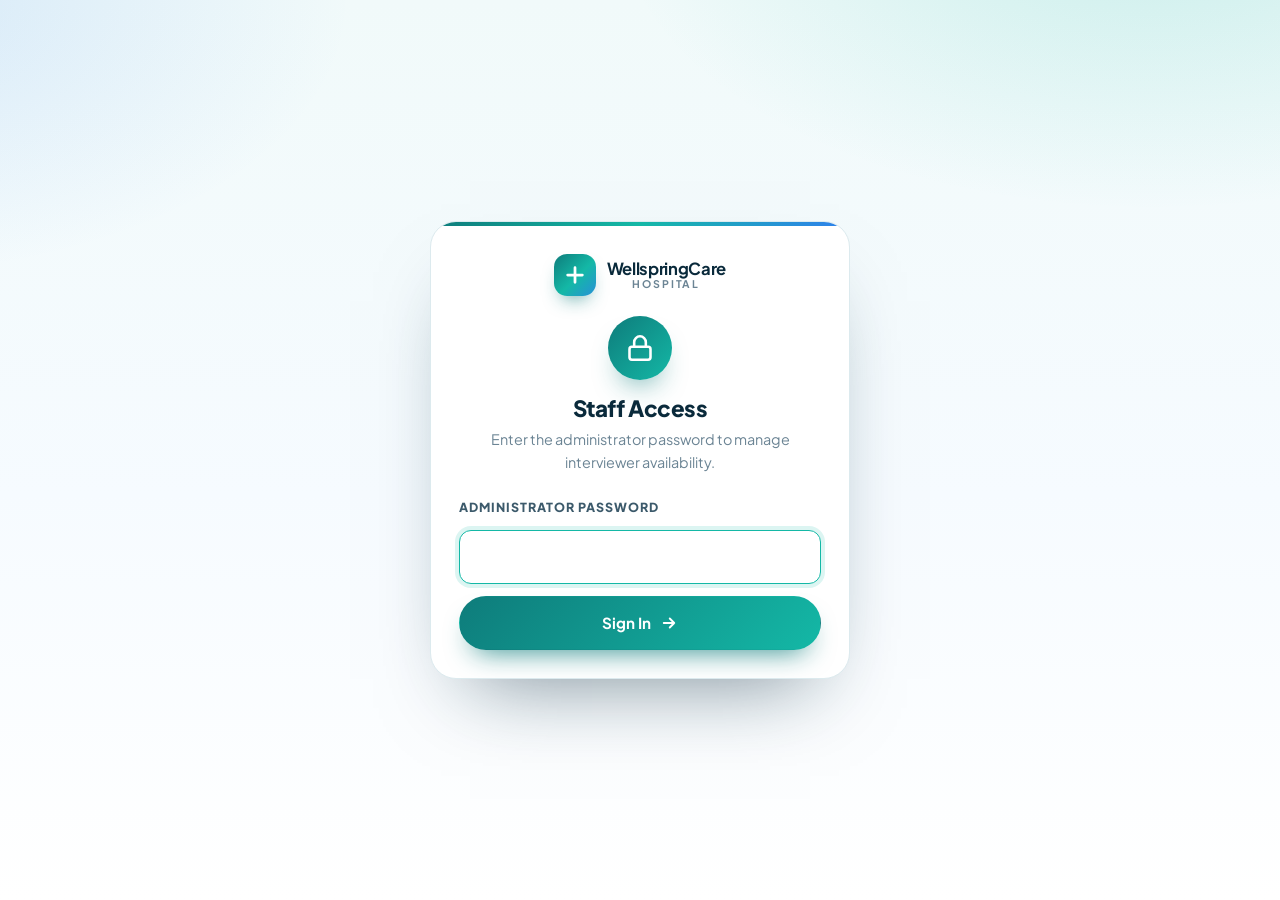
<file: adminright.html>
<!DOCTYPE html>
<html lang="en">
<head>
<meta charset="UTF-8" />
<meta name="viewport" content="width=device-width, initial-scale=1" />
<meta name="theme-color" content="#0E7C7B" />
<meta name="robots" content="noindex, nofollow" />
<title>Admin · Interviewer Availability · WellspringCare</title>

<link rel="preconnect" href="https://fonts.googleapis.com" />
<link rel="preconnect" href="https://fonts.gstatic.com" crossorigin />
<link href="https://fonts.googleapis.com/css2?family=Plus+Jakarta+Sans:wght@400;500;600;700;800&display=swap" rel="stylesheet" />

<style>
:root{
  --ink:#0A2A3B;
  --ink-soft:#3C5A6B;
  --muted:#6B8494;

  --brand:#0E7C7B;
  --brand-dark:#0A5C5B;
  --brand-light:#14B8A6;
  --sky:#2F80ED;
  --coral:#FF6B5B;
  --amber:#FFB020;
  --danger:#B42318;
  --mint:#22C55E;

  --bg:#F5FAFB;
  --surface:#FFFFFF;
  --line:#DCEAEE;

  --radius-sm:12px;
  --radius:18px;
  --radius-lg:26px;

  --shadow-sm:0 2px 10px rgba(10,42,59,.06);
  --shadow:0 20px 45px -22px rgba(10,42,59,.38);
  --shadow-lg:0 40px 80px -40px rgba(10,42,59,.55);

  --max:880px;
  --ease:cubic-bezier(.2,.7,.3,1);
}

*,*::before,*::after{ box-sizing:border-box; }
html{ -webkit-text-size-adjust:100%; }
body{
  margin:0;
  font-family:'Plus Jakarta Sans', system-ui, -apple-system, "Segoe UI", Roboto, Arial, sans-serif;
  color:var(--ink);
  background:
    radial-gradient(900px 500px at 90% -10%, rgba(20,184,166,.18), transparent 60%),
    radial-gradient(800px 460px at -10% 0%, rgba(47,128,237,.14), transparent 60%),
    linear-gradient(180deg,#F1FAFA 0%, #F6FBFF 55%, #FFFFFF 100%);
  min-height:100vh;
  line-height:1.6;
  font-size:16px;
  -webkit-font-smoothing:antialiased;
}

h1,h2,h3{ margin:0 0 .5em; line-height:1.15; letter-spacing:-.02em; font-weight:800; }
p{ margin:0 0 1rem; }
a{ color:var(--brand-dark); text-decoration:none; }
a:hover{ color:var(--brand); }
button{ font:inherit; }
input{ font:inherit; color:inherit; }
svg{ display:block; max-width:100%; }

:focus-visible{ outline:3px solid rgba(47,128,237,.55); outline-offset:3px; border-radius:6px; }

.container{ width:min(100% - 2rem, var(--max)); margin-inline:auto; }

.hidden{ display:none !important; }

/* ---------- Brand ---------- */
.brand{
  display:flex; align-items:center; gap:.65rem;
  text-decoration:none; color:inherit;
}
.brand__mark{
  width:42px; height:42px; border-radius:13px; flex:none;
  display:grid; place-items:center; color:#fff;
  background:linear-gradient(135deg, var(--brand) 0%, var(--brand-light) 55%, var(--sky) 120%);
  box-shadow:0 10px 20px -10px rgba(14,124,123,.9);
}
.brand__mark svg{ width:22px; height:22px; }
.brand__text{ display:flex; flex-direction:column; line-height:1.1; }
.brand__text strong{ font-size:1.04rem; letter-spacing:-.02em; }
.brand__text small{ font-size:.66rem; letter-spacing:.18em; text-transform:uppercase; color:var(--muted); font-weight:700; }

/* ---------- Gate ---------- */
.gate{
  min-height:100vh;
  display:grid; place-items:center;
  padding:2rem 1rem;
}
.gate__card{
  width:min(100%, 420px);
  background:#fff;
  border:1px solid var(--line);
  border-radius:var(--radius-lg);
  padding:2rem 1.75rem 1.75rem;
  box-shadow:var(--shadow-lg);
  text-align:center;
  position:relative;
  overflow:hidden;
}
.gate__card::before{
  content:""; position:absolute; inset:0 0 auto 0; height:4px;
  background:linear-gradient(90deg, var(--brand), var(--brand-light), var(--sky));
}
.gate__lock{
  width:64px; height:64px; margin:0 auto 1rem;
  border-radius:50%; display:grid; place-items:center; color:#fff;
  background:linear-gradient(135deg, var(--brand), var(--brand-light));
  box-shadow:0 16px 30px -16px rgba(14,124,123,.9);
}
.gate__lock svg{ width:28px; height:28px; }
.gate h1{ font-size:1.4rem; margin-bottom:.35rem; }
.gate p{ font-size:.9rem; color:var(--muted); margin-bottom:1.5rem; }

.gate__form{ display:flex; flex-direction:column; gap:.75rem; text-align:left; }
.gate__form label{ font-size:.78rem; font-weight:800; letter-spacing:.08em; text-transform:uppercase; color:var(--ink-soft); }
.gate__form input{
  width:100%; padding:.85rem 1rem;
  border:1.5px solid var(--line); border-radius:12px;
  background:#FBFDFD; font-size:1rem; letter-spacing:.04em;
  transition:border-color .2s, box-shadow .2s, background .2s;
}
.gate__form input:focus{
  outline:none; border-color:var(--brand-light); background:#fff;
  box-shadow:0 0 0 4px rgba(20,184,166,.15);
}
.gate__form input.is-invalid{ border-color:var(--danger); background:#FFF7F6; }
.gate__err{
  display:none; font-size:.82rem; color:var(--danger); font-weight:700;
  margin:0; padding:.55rem .75rem;
  background:#FFF7F6; border:1px solid #F3C7C2; border-radius:10px;
}
.gate__err.show{ display:block; }

.btn{
  display:inline-flex; align-items:center; justify-content:center; gap:.55rem;
  padding:.85rem 1.35rem; border-radius:999px; border:1px solid transparent;
  font-weight:700; font-size:.95rem; cursor:pointer; white-space:nowrap;
  transition:transform .2s var(--ease), box-shadow .25s, background .25s, color .25s, border-color .25s, opacity .25s;
}
.btn:hover{ transform:translateY(-1px); }
.btn:disabled{ cursor:progress; transform:none; opacity:.7; }
.btn svg{ width:18px; height:18px; flex:none; }

.btn--primary{
  background:linear-gradient(135deg, var(--brand), var(--brand-light));
  color:#fff; box-shadow:0 14px 28px -14px rgba(14,124,123,.95);
}
.btn--ghost{ background:#fff; color:var(--ink); border-color:var(--line); }
.btn--ghost:hover{ border-color:var(--brand-light); color:var(--brand-dark); }
.btn--danger{
  background:#FFF7F6; color:var(--danger); border-color:#F3C7C2;
}
.btn--danger:hover{ background:#FFEEEB; border-color:var(--danger); }
.btn--sm{ padding:.55rem 1rem; font-size:.84rem; }
.btn--block{ width:100%; }

/* ---------- Panel ---------- */
.panel{ min-height:100vh; padding:1.5rem 0 3rem; }
.panel__header{
  display:flex; align-items:center; gap:1rem;
  padding:.85rem 1.1rem;
  background:#fff; border:1px solid var(--line); border-radius:var(--radius);
  box-shadow:var(--shadow-sm);
  margin-bottom:1.75rem;
  flex-wrap:wrap;
}
.panel__header .brand{ flex:1 1 auto; min-width:0; }
.panel__header-actions{ display:flex; gap:.55rem; flex:none; flex-wrap:wrap; }

.panel__hero{ margin-bottom:1.5rem; }
.panel__hero h1{ font-size:clamp(1.4rem, 3vw, 1.9rem); margin-bottom:.35rem; }
.panel__hero p{ color:var(--muted); font-size:.95rem; margin:0; }

.panel__notice{
  display:flex; gap:.6rem; align-items:flex-start;
  background:rgba(20,184,166,.09);
  border:1px solid rgba(20,184,166,.28);
  border-radius:14px; padding:.85rem 1rem;
  font-size:.86rem; color:var(--ink-soft);
  margin-bottom:1.5rem;
}
.panel__notice svg{ width:18px; height:18px; flex:none; color:var(--brand); margin-top:2px; }

.card{
  background:#fff; border:1px solid var(--line); border-radius:var(--radius-lg);
  padding:1.5rem 1.4rem; box-shadow:var(--shadow-sm);
  margin-bottom:1.25rem;
}
.card__title{ font-size:1.05rem; margin-bottom:1rem; display:flex; align-items:center; gap:.5rem; }
.card__title svg{ width:18px; height:18px; color:var(--brand); }

/* ---------- Toggle rows ---------- */
.toggle-list{ display:grid; gap:.85rem; }

.toggle-row{
  display:grid;
  grid-template-columns:auto 1fr auto;
  align-items:center;
  gap:1rem;
  padding:.9rem 1rem;
  border:1px solid var(--line); border-radius:16px;
  background:linear-gradient(160deg,#FBFDFD,#FFFFFF);
  transition:border-color .25s, box-shadow .25s, background .25s;
}
.toggle-row[data-status="active"]{
  border-color:rgba(20,184,166,.4);
  background:linear-gradient(160deg,#F4FBFA,#FFFFFF);
}
.toggle-row__avatar{
  width:42px; height:42px; border-radius:50%;
  display:grid; place-items:center;
  font-weight:800; font-size:.78rem; color:#062A2A;
  background:linear-gradient(135deg,#7CFFC4,#7EE0FF);
  flex:none;
}
.toggle-row__meta{ min-width:0; }
.toggle-row__name{ font-weight:800; font-size:1rem; letter-spacing:-.01em; display:block; }
.toggle-row__link{
  display:inline-flex; align-items:center; gap:.35rem;
  font-size:.78rem; color:var(--muted); margin-top:.15rem;
}
.toggle-row__link svg{ width:12px; height:12px; }
.toggle-row__link.is-missing{ color:var(--amber); }

/* Switch — uses role="switch" on a button */
.switch{
  position:relative;
  display:inline-flex; align-items:center; gap:.55rem;
  background:transparent; border:0; padding:.25rem .25rem .25rem 0;
  cursor:pointer; user-select:none;
  flex:none;
}
.switch__track{
  position:relative;
  width:52px; height:30px; border-radius:999px;
  background:#D6E3E7;
  transition:background .25s var(--ease);
  flex:none;
}
.switch__thumb{
  position:absolute; left:3px; top:3px;
  width:24px; height:24px; border-radius:50%;
  background:#fff; box-shadow:0 2px 6px rgba(0,0,0,.18);
  transition:transform .25s var(--ease);
}
.switch[aria-checked="true"] .switch__track{ background:linear-gradient(135deg, var(--brand), var(--brand-light)); }
.switch[aria-checked="true"] .switch__thumb{ transform:translateX(22px); }

.switch__label{
  font-size:.72rem; font-weight:800; letter-spacing:.1em; text-transform:uppercase;
  color:var(--muted); min-width:76px; text-align:left;
  transition:color .2s;
}
.switch[aria-checked="true"] .switch__label{ color:#0B6B3A; }

/* ---------- Actions row ---------- */
.panel__actions{
  display:flex; align-items:center; gap:.6rem; flex-wrap:wrap;
  justify-content:space-between; margin-bottom:1.5rem;
  font-size:.82rem; color:var(--muted);
}
.panel__actions strong{ color:var(--ink-soft); }

/* ---------- Preview ---------- */
.preview{
  background:
    radial-gradient(600px 300px at 20% 0%, rgba(20,184,166,.18), transparent 60%),
    linear-gradient(130deg,#0A2A3B 0%, #0D3B4E 55%, #10556A 100%);
  color:#fff; border-radius:var(--radius-lg);
  padding:1.25rem 1.35rem; box-shadow:var(--shadow);
}
.preview h3{ color:#fff; font-size:.82rem; letter-spacing:.14em; text-transform:uppercase; margin-bottom:.65rem; opacity:.75; }
.preview p{ color:rgba(255,255,255,.88); font-size:.9rem; margin:0; line-height:1.6; }
.preview p strong{ color:#7CFFC4; }

/* ---------- Toast ---------- */
.toast{
  position:fixed; right:1.25rem; bottom:1.25rem; z-index:300;
  max-width:360px; padding:1rem 1.2rem; border-radius:14px;
  background:var(--ink); color:#fff; font-size:.88rem; font-weight:600; line-height:1.5;
  box-shadow:0 26px 50px -20px rgba(0,0,0,.7);
  transform:translateY(150%); opacity:0; pointer-events:none;
  transition:transform .45s var(--ease), opacity .35s;
}
.toast.show{ transform:translateY(0); opacity:1; }
.toast--ok{ background:linear-gradient(135deg,#0E7C7B,#14B8A6); }
.toast--bad{ background:linear-gradient(135deg,#B42318,#E14B3A); }

/* ---------- Responsive ---------- */
@media (max-width:599px){
  .toggle-row{ grid-template-columns:auto 1fr; }
  .toggle-row .switch{ grid-column:1 / -1; justify-self:flex-start; margin-top:.5rem; }
  .panel__actions{ flex-direction:column; align-items:stretch; gap:.75rem; }
  .panel__actions .btn{ width:100%; }
}
</style>
</head>
<body>

<!-- ============================================================
     GATE — password required
     ============================================================ -->
<div class="gate" id="gate">
  <div class="gate__card">
    <div class="brand" style="justify-content:center; margin-bottom:1.25rem;">
      <span class="brand__mark" aria-hidden="true">
        <svg viewBox="0 0 24 24" fill="none" stroke="currentColor" stroke-width="3" stroke-linecap="round">
          <path d="M12 4v16M4 12h16"/>
        </svg>
      </span>
      <span class="brand__text">
        <strong>WellspringCare</strong>
        <small>Hospital</small>
      </span>
    </div>

    <div class="gate__lock" aria-hidden="true">
      <svg viewBox="0 0 24 24" fill="none" stroke="currentColor" stroke-width="2.2" stroke-linecap="round" stroke-linejoin="round">
        <rect x="3" y="11" width="18" height="11" rx="2"/>
        <path d="M7 11V7a5 5 0 0 1 10 0v4"/>
      </svg>
    </div>

    <h1>Staff Access</h1>
    <p>Enter the administrator password to manage interviewer availability.</p>

    <form class="gate__form" id="signInForm" autocomplete="off" novalidate>
      <label for="password">Administrator password</label>
      <input type="password" id="password" name="password" autocomplete="current-password" inputmode="numeric" required />
      <p class="gate__err" id="gateErr" role="alert" aria-live="assertive"></p>
      <button type="submit" class="btn btn--primary btn--block" id="signInBtn">
        Sign In
        <svg viewBox="0 0 24 24" fill="none" stroke="currentColor" stroke-width="2.5" stroke-linecap="round" stroke-linejoin="round" aria-hidden="true"><path d="M5 12h14M13 6l6 6-6 6"/></svg>
      </button>
    </form>
  </div>
</div>

<!-- ============================================================
     PANEL — visible only after sign-in
     ============================================================ -->
<div class="panel hidden" id="panel">
  <div class="container">

    <div class="panel__header">
      <a class="brand" href="index.html" aria-label="WellspringCare — back to site">
        <span class="brand__mark" aria-hidden="true">
          <svg viewBox="0 0 24 24" fill="none" stroke="currentColor" stroke-width="3" stroke-linecap="round">
            <path d="M12 4v16M4 12h16"/>
          </svg>
        </span>
        <span class="brand__text">
          <strong>WellspringCare</strong>
          <small>Admin · Interviewer Availability</small>
        </span>
      </a>
      <div class="panel__header-actions">
        <a href="index.html" class="btn btn--ghost btn--sm">
          <svg viewBox="0 0 24 24" fill="none" stroke="currentColor" stroke-width="2.2" stroke-linecap="round" stroke-linejoin="round" aria-hidden="true"><path d="M15 18l-6-6 6-6"/></svg>
          Back to site
        </a>
        <button type="button" class="btn btn--danger btn--sm" id="signOutBtn">
          Sign Out
        </button>
      </div>
    </div>

    <div class="panel__hero">
      <h1>Interviewer availability</h1>
      <p>Toggle an interviewer between <strong>Active</strong> (accepting interviews) and <strong>Occupied</strong> (not accepting interviews). Changes are saved immediately and reflected across the public site.</p>
    </div>

    <div class="panel__notice">
      <svg viewBox="0 0 24 24" fill="none" stroke="currentColor" stroke-width="2.2" stroke-linecap="round" stroke-linejoin="round" aria-hidden="true"><circle cx="12" cy="12" r="9"/><path d="M12 8h.01M11 12h1v4h1"/></svg>
      <div>Each toggle is applied instantly. The public site's notice banner, hiring band, manager chips, job-card notes, FAQ answers, and verification rules all update from this state.</div>
    </div>

    <div class="card">
      <h2 class="card__title">
        <svg viewBox="0 0 24 24" fill="none" stroke="currentColor" stroke-width="2.2" stroke-linecap="round" stroke-linejoin="round" aria-hidden="true"><path d="M17 21v-2a4 4 0 0 0-4-4H5a4 4 0 0 0-4 4v2"/><circle cx="9" cy="7" r="4"/><path d="M23 21v-2a4 4 0 0 0-3-3.9"/></svg>
        Official hiring managers
      </h2>

      <div class="toggle-list" id="toggleList">
        <!-- rendered by admin.js -->
      </div>
    </div>

    <div class="panel__actions">
      <span>Last updated: <strong id="lastUpdated">—</strong></span>
      <button type="button" class="btn btn--ghost btn--sm" id="resetBtn">
        <svg viewBox="0 0 24 24" fill="none" stroke="currentColor" stroke-width="2.2" stroke-linecap="round" stroke-linejoin="round" aria-hidden="true"><path d="M3 12a9 9 0 1 0 3-6.7L3 8"/><path d="M3 3v5h5"/></svg>
        Reset to defaults
      </button>
    </div>

    <div class="preview" aria-live="polite">
      <h3>Public banner preview</h3>
      <p id="previewText"></p>
    </div>

  </div>
</div>

<div class="toast" id="toast" role="status" aria-live="polite"></div>

<script>
(function () {
  'use strict';

  /* ============================================================
     0. CONFIGURATION
     ------------------------------------------------------------
     IMPORTANT — read this before deploying.

     The password check below is *client-side only*. It stops a
     casual visitor from toggling states, but anyone with access to
     this file can read the password. For real security, move the
     check behind a backend (or a serverless function) that issues
     a signed session. Do not use this page to control anything
     more sensitive than public-facing availability text.
     ============================================================ */

  // Base64-encoded administrator password ("279260").
  var EXPECTED_B64 = 'Mjc5MjYw';

  // Session stays valid for 2 hours.
  var SESSION_KEY    = 'wsc:admin:session';
  var SESSION_TTL_MS = 2 * 60 * 60 * 1000;

  // Failed-attempt lockout (defensive)
  var ATTEMPT_KEY          = 'wsc:admin:attempts';
  var MAX_ATTEMPTS         = 5;
  var LOCKOUT_MS           = 60 * 1000;

  // Shared state key — must match the public page exactly.
  var STORAGE_KEY = 'wsc:interviewers:v1';

  var INTERVIEWERS = {
    robert: { name: 'Robert Zilkoski', initials: 'RZ', link: 'https://teams.live.com/l/invite/FEAi9eUkjQ3QD2vMQ?v=g1' },
    carla:  { name: 'Carla Bates',     initials: 'CB', link: 'https://teams.live.com/l/invite/FEA3fhVy_tx8BI9tQ?v=g1' },
    sonnie: { name: 'Sonnie Griswold', initials: 'SG', link: null }
  };
  var DEFAULT_STATE = { robert: 'active', carla: 'active', sonnie: 'occupied' };
  var KEYS = Object.keys(INTERVIEWERS);

  /* ============================================================
     1. SMALL HELPERS
     ============================================================ */
  var $ = function (id) { return document.getElementById(id); };

  function normalizeStatus(value, fallback) {
    return (value === 'active' || value === 'occupied') ? value : fallback;
  }

  function loadState() {
    try {
      var raw = window.localStorage.getItem(STORAGE_KEY);
      if (!raw) return Object.assign({}, DEFAULT_STATE);
      var parsed = JSON.parse(raw) || {};
      var out = {};
      KEYS.forEach(function (k) { out[k] = normalizeStatus(parsed[k], DEFAULT_STATE[k]); });
      out.updatedAt = typeof parsed.updatedAt === 'number' ? parsed.updatedAt : null;
      return out;
    } catch (err) {
      return Object.assign({}, DEFAULT_STATE);
    }
  }

  function saveState(state) {
    var payload = {};
    KEYS.forEach(function (k) { payload[k] = normalizeStatus(state[k], DEFAULT_STATE[k]); });
    payload.updatedAt = Date.now();
    try {
      window.localStorage.setItem(STORAGE_KEY, JSON.stringify(payload));
      return payload;
    } catch (err) {
      showToast('Could not save — your browser may be blocking local storage.', 'bad');
      return null;
    }
  }

  function formatTime(ts) {
    if (!ts) return '—';
    try {
      return new Date(ts).toLocaleString(undefined, {
        year: 'numeric', month: 'short', day: 'numeric',
        hour: '2-digit', minute: '2-digit'
      });
    } catch (e) { return '—'; }
  }

  /* ============================================================
     2. TOAST
     ============================================================ */
  var toast = $('toast');
  var toastTimer;
  function showToast(message, type) {
    if (!toast) return;
    clearTimeout(toastTimer);
    toast.textContent = message;
    toast.className = 'toast show' + (type ? ' toast--' + type : '');
    toastTimer = setTimeout(function () { toast.className = 'toast'; }, 4500);
  }

  /* ============================================================
     3. PASSWORD CHECK (constant-time)
     ============================================================ */
  function expectedPassword() {
    try { return atob(EXPECTED_B64); } catch (e) { return ''; }
  }

  function checkPassword(input) {
    var expected = expectedPassword();
    if (!expected || typeof input !== 'string') return false;
    if (input.length !== expected.length) return false;
    var diff = 0;
    for (var i = 0; i < input.length; i++) {
      diff |= input.charCodeAt(i) ^ expected.charCodeAt(i);
    }
    return diff === 0;
  }

  /* ============================================================
     4. SESSION
     ============================================================ */
  function getSession() {
    try {
      var raw = sessionStorage.getItem(SESSION_KEY);
      if (!raw) return null;
      var data = JSON.parse(raw);
      if (!data || typeof data.expiresAt !== 'number') return null;
      if (Date.now() >= data.expiresAt) {
        sessionStorage.removeItem(SESSION_KEY);
        return null;
      }
      return data;
    } catch (e) { return null; }
  }

  function createSession() {
    var data = { expiresAt: Date.now() + SESSION_TTL_MS, createdAt: Date.now() };
    try { sessionStorage.setItem(SESSION_KEY, JSON.stringify(data)); } catch (e) {}
    return data;
  }

  function clearSession() {
    try { sessionStorage.removeItem(SESSION_KEY); } catch (e) {}
  }

  /* ============================================================
     5. FAILED-ATTEMPT THROTTLING
     ============================================================ */
  function getAttempts() {
    try {
      var raw = sessionStorage.getItem(ATTEMPT_KEY);
      if (!raw) return { count: 0, lockedUntil: 0 };
      var data = JSON.parse(raw);
      return {
        count: typeof data.count === 'number' ? data.count : 0,
        lockedUntil: typeof data.lockedUntil === 'number' ? data.lockedUntil : 0
      };
    } catch (e) { return { count: 0, lockedUntil: 0 }; }
  }
  function setAttempts(data) {
    try { sessionStorage.setItem(ATTEMPT_KEY, JSON.stringify(data)); } catch (e) {}
  }
  function clearAttempts() {
    try { sessionStorage.removeItem(ATTEMPT_KEY); } catch (e) {}
  }

  /* ============================================================
     6. UI SWITCHING
     ============================================================ */
  var gateEl       = $('gate');
  var panelEl      = $('panel');
  var signInForm   = $('signInForm');
  var signInBtn    = $('signInBtn');
  var passwordEl   = $('password');
  var gateErr      = $('gateErr');
  var signOutBtn   = $('signOutBtn');
  var resetBtn     = $('resetBtn');
  var toggleList   = $('toggleList');
  var previewText  = $('previewText');
  var lastUpdated  = $('lastUpdated');

  function showGate() {
    gateEl.classList.remove('hidden');
    panelEl.classList.add('hidden');
    if (passwordEl) { passwordEl.value = ''; passwordEl.classList.remove('is-invalid'); }
    if (gateErr) gateErr.classList.remove('show');
    document.title = 'Admin · Interviewer Availability · WellspringCare';
  }

  function showPanel() {
    gateEl.classList.add('hidden');
    panelEl.classList.remove('hidden');
    renderPanel(loadState());
    document.title = 'Interviewer Availability · Admin · WellspringCare';
  }

  /* ============================================================
     7. BUILD PREVIEW TEXT (mirrors the public banner)
     ============================================================ */
  function buildPreviewText(state) {
    var active = KEYS.filter(function (k) { return state[k] === 'active' && INTERVIEWERS[k].link; });
    var activeAny = KEYS.filter(function (k) { return state[k] === 'active'; });
    var occupied = KEYS.filter(function (k) { return state[k] === 'occupied'; });

    function names(keys) {
      var n = keys.map(function (k) { return INTERVIEWERS[k].name; });
      if (n.length === 0) return '';
      if (n.length === 1) return n[0];
      if (n.length === 2) return n[0] + ' and ' + n[1];
      return n.slice(0, -1).join(', ') + ', and ' + n[n.length - 1];
    }
    function bold(name) { return '<strong>' + name + '</strong>'; }
    function boldList(str) { return str.split(', ').map(bold).join(', '); }

    var msg = 'All interviews are held on Microsoft Teams. ';

    if (activeAny.length === 0) {
      msg += 'No interviewers are currently available — please check back later or email <strong>Support@wellspring-care.net</strong>. ';
    } else {
      var verbs = activeAny.length === 1 ? 'is' : 'are';
      var s     = activeAny.length === 1 ? 'session' : 'sessions';
      msg += boldList(names(activeAny)) + ' ' + verbs + ' currently available and accepting interview ' + s + '. ';
    }

    if (occupied.length > 0) {
      var isAre = occupied.length === 1 ? 'is' : 'are';
      msg += boldList(names(occupied)) + ' ' + isAre + ' fully booked at this time. ';
    }

    if (active.length === 1) {
      msg += 'Use ' + bold(names(active) + '’s') + ' interview room only. ';
    } else if (active.length > 1) {
      msg += 'Use ' + bold('their') + ' interview rooms only. ';
    }

    msg += 'Be cautious of anyone using another name or contacting you outside Microsoft Teams claiming to represent WellspringCare.';
    return msg;
  }

  /* ============================================================
     8. RENDER PANEL
     ============================================================ */
  function buildToggleRow(key, state) {
    var info   = INTERVIEWERS[key];
    var status = state[key];
    var isActive = status === 'active';

    var linkHtml;
    if (!info.link) {
      linkHtml = '<span class="toggle-row__link is-missing">'
               + '<svg viewBox="0 0 24 24" fill="none" stroke="currentColor" stroke-width="2.2" stroke-linecap="round" stroke-linejoin="round" aria-hidden="true"><circle cx="12" cy="12" r="9"/><path d="M12 8h.01M12 12v4"/></svg>'
               + 'No Teams room link configured'
               + '</span>';
    } else {
      linkHtml = '<a class="toggle-row__link" href="' + info.link + '" target="_blank" rel="noopener noreferrer">'
               + '<svg viewBox="0 0 24 24" fill="none" stroke="currentColor" stroke-width="2.2" stroke-linecap="round" stroke-linejoin="round" aria-hidden="true"><path d="M10 13a5 5 0 0 0 7 0l3-3a5 5 0 0 0-7-7l-1 1"/><path d="M14 11a5 5 0 0 0-7 0l-3 3a5 5 0 0 0 7 7l1-1"/></svg>'
               + 'Open Teams room'
               + '</a>';
    }

    return ''
      + '<div class="toggle-row" data-status="' + (isActive ? 'active' : 'occupied') + '" data-key="' + key + '">'
      +   '<span class="toggle-row__avatar" aria-hidden="true">' + info.initials + '</span>'
      +   '<div class="toggle-row__meta">'
      +     '<span class="toggle-row__name">' + info.name + '</span>'
      +     linkHtml
      +   '</div>'
      +   '<button type="button" class="switch" role="switch" aria-checked="' + (isActive ? 'true' : 'false') + '"'
      +     ' aria-label="' + info.name + ' — ' + (isActive ? 'Active, accepting interviews' : 'Occupied, not accepting interviews') + '"'
      +     ' data-key="' + key + '">'
      +     '<span class="switch__track" aria-hidden="true"><span class="switch__thumb"></span></span>'
      +     '<span class="switch__label">' + (isActive ? 'Active' : 'Occupied') + '</span>'
      +   '</button>'
      + '</div>';
  }

  function renderPanel(state) {
    if (!toggleList) return;

    toggleList.innerHTML = KEYS.map(function (k) { return buildToggleRow(k, state); }).join('');
    if (previewText) previewText.innerHTML = buildPreviewText(state);
    if (lastUpdated) lastUpdated.textContent = formatTime(state.updatedAt);

    toggleList.querySelectorAll('.switch').forEach(function (btn) {
      btn.addEventListener('click', onToggleClick);
    });
  }

  /* ============================================================
     9. TOGGLE HANDLER
     ============================================================ */
  function onToggleClick(e) {
    var btn = e.currentTarget;
    var key = btn.getAttribute('data-key');
    if (!key || !INTERVIEWERS[key]) return;

    var state = loadState();
    state[key] = state[key] === 'active' ? 'occupied' : 'active';

    var saved = saveState(state);
    if (!saved) return;

    // Re-render just this row to avoid losing focus context
    var row = btn.closest('.toggle-row');
    if (row) row.outerHTML = buildToggleRow(key, saved);
    // Rebind after outerHTML replacement
    toggleList.querySelectorAll('.switch').forEach(function (b) {
      b.removeEventListener('click', onToggleClick);
      b.addEventListener('click', onToggleClick);
    });

    if (previewText) previewText.innerHTML = buildPreviewText(saved);
    if (lastUpdated) lastUpdated.textContent = formatTime(saved.updatedAt);

    var info = INTERVIEWERS[key];
    var newStatus = saved[key];
    showToast(
      info.name + ' is now ' + (newStatus === 'active' ? 'Active — accepting interviews.' : 'Occupied — not accepting interviews.'),
      newStatus === 'active' ? 'ok' : 'bad'
    );
  }

  /* ============================================================
     10. SIGN IN
     ============================================================ */
  function onSignIn(e) {
    e.preventDefault();

    var attempts = getAttempts();
    if (attempts.lockedUntil && Date.now() < attempts.lockedUntil) {
      var secs = Math.ceil((attempts.lockedUntil - Date.now()) / 1000);
      showGateError('Too many failed attempts. Please wait ' + secs + 's and try again.');
      return;
    }

    var value = (passwordEl.value || '').trim();
    if (!value) {
      showGateError('Please enter the administrator password.');
      return;
    }

    var ok = checkPassword(value);
    if (!ok) {
      attempts.count += 1;
      if (attempts.count >= MAX_ATTEMPTS) {
        attempts.lockedUntil = Date.now() + LOCKOUT_MS;
        attempts.count = 0;
        setAttempts(attempts);
        showGateError('Too many failed attempts. Locked out for 60 seconds.');
      } else {
        setAttempts(attempts);
        var left = MAX_ATTEMPTS - attempts.count;
        showGateError('Incorrect password. ' + left + ' attempt' + (left === 1 ? '' : 's') + ' remaining.');
      }
      passwordEl.classList.add('is-invalid');
      passwordEl.select();
      return;
    }

    // Success
    clearAttempts();
    createSession();
    passwordEl.value = '';
    passwordEl.classList.remove('is-invalid');
    if (gateErr) gateErr.classList.remove('show');
    showToast('Signed in.', 'ok');
    showPanel();
  }

  function showGateError(msg) {
    if (!gateErr) return;
    gateErr.textContent = msg;
    gateErr.classList.add('show');
  }

  /* ============================================================
     11. SIGN OUT
     ============================================================ */
  function onSignOut() {
    clearSession();
    showGate();
    showToast('Signed out.', 'ok');
    if (passwordEl) passwordEl.focus();
  }

  /* ============================================================
     12. RESET
     ============================================================ */
  function onReset() {
    var confirmed = window.confirm(
      'Reset all three interviewers to the default state?\n\n' +
      'Default: Robert Active · Carla Active · Sonnie Occupied.'
    );
    if (!confirmed) return;
    var saved = saveState(Object.assign({}, DEFAULT_STATE));
    if (!saved) return;
    renderPanel(saved);
    showToast('Reset to defaults.', 'ok');
  }

  /* ============================================================
     13. CROSS-TAB SYNC
     ============================================================ */
  window.addEventListener('storage', function (e) {
    if (e.key === STORAGE_KEY && !panelEl.classList.contains('hidden')) {
      renderPanel(loadState());
    }
  });

  function refreshIfVisible() {
    if (!panelEl.classList.contains('hidden')) renderPanel(loadState());
  }
  window.addEventListener('focus', refreshIfVisible);
  document.addEventListener('visibilitychange', function () {
    if (document.visibilityState === 'visible') refreshIfVisible();
  });

  /* ============================================================
     14. BOOT
     ============================================================ */
  if (signInForm) signInForm.addEventListener('submit', onSignIn);
  if (signOutBtn) signOutBtn.addEventListener('click', onSignOut);
  if (resetBtn) resetBtn.addEventListener('click', onReset);

  if (getSession()) {
    showPanel();
  } else {
    showGate();
    if (passwordEl) setTimeout(function () { passwordEl.focus(); }, 100);
  }

})();
</script>

</body>
</html>
</file>
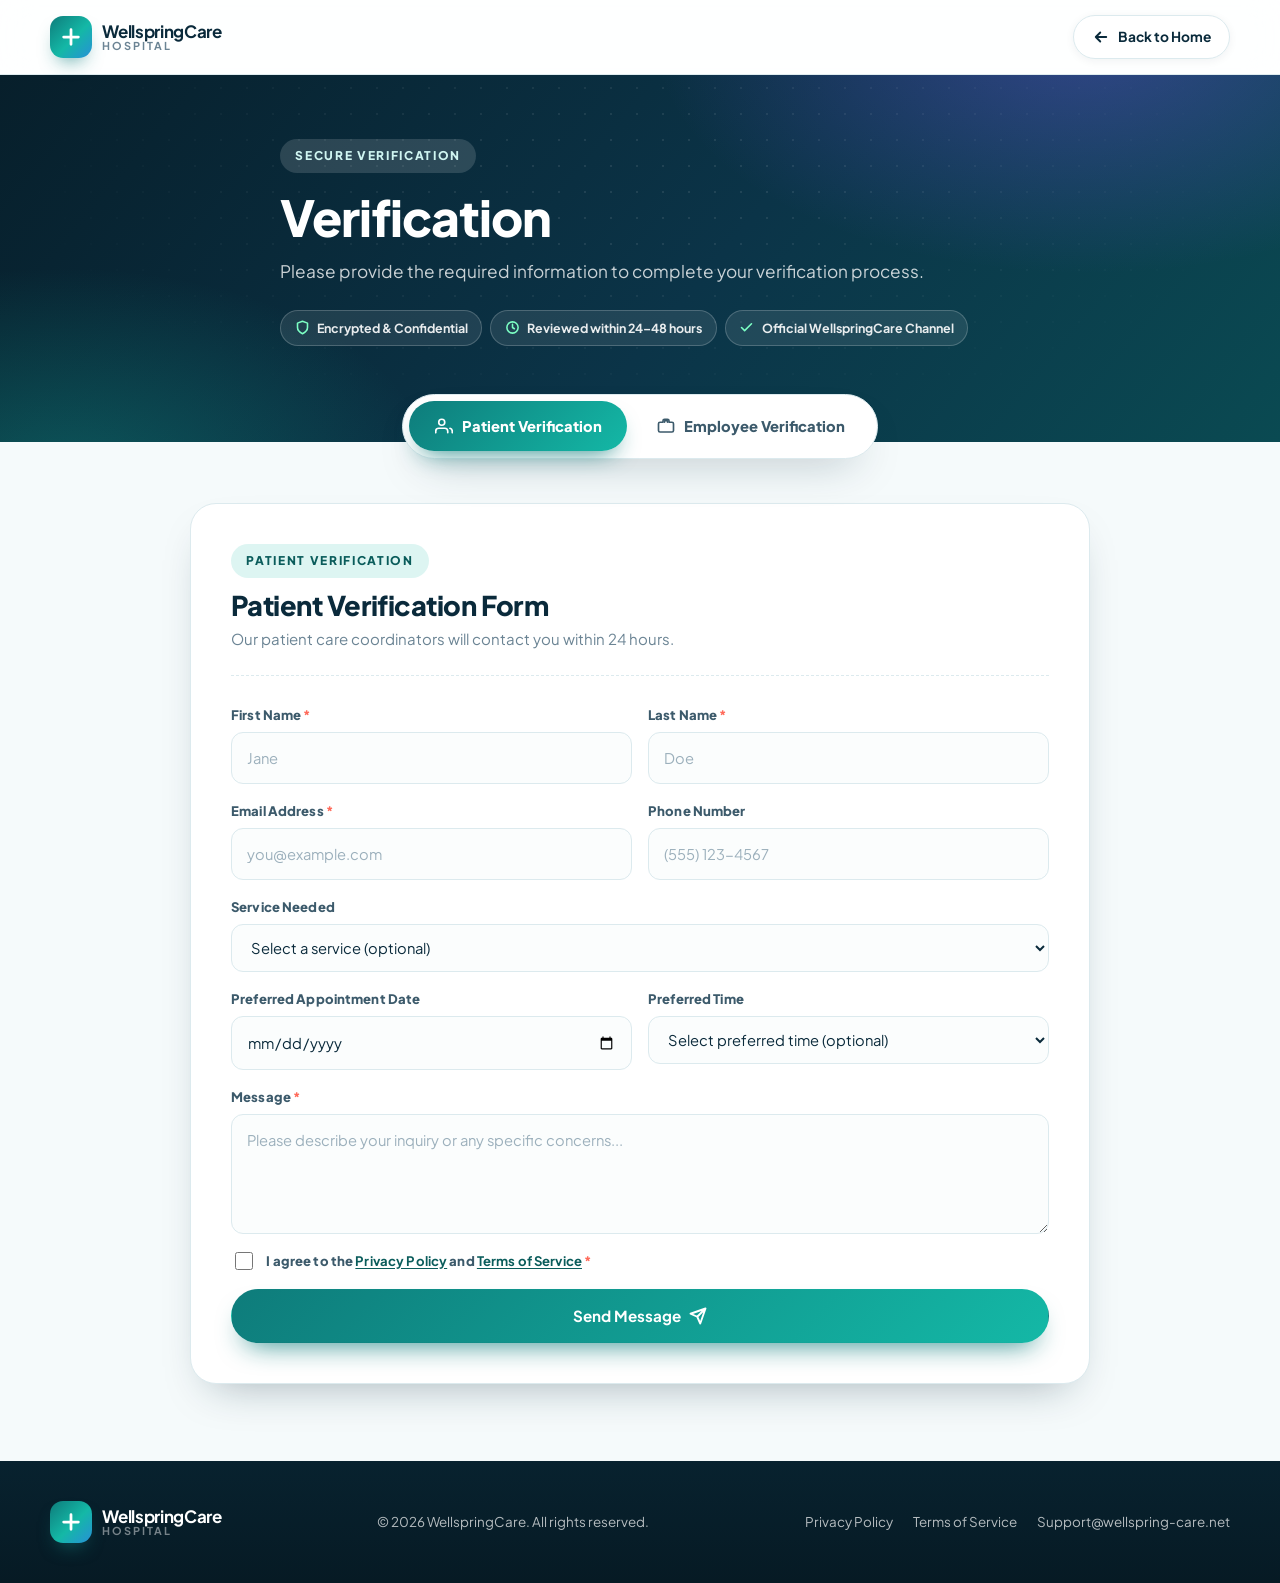
<file: verification.html>
<!DOCTYPE html>
<html lang="en">
<head>
<meta charset="UTF-8" />
<meta name="viewport" content="width=device-width, initial-scale=1" />
<meta name="theme-color" content="#0E7C7B" />
<title>Verification — WellspringCare Hospital</title>
<meta name="description" content="Complete your verification with WellspringCare Hospital. Secure patient and employee verification forms." />
<meta name="robots" content="noindex" />

<link rel="preconnect" href="https://fonts.googleapis.com" />
<link rel="preconnect" href="https://fonts.gstatic.com" crossorigin />
<link href="https://fonts.googleapis.com/css2?family=Plus+Jakarta+Sans:wght@400;500;600;700;800&display=swap" rel="stylesheet" />

<style>
/* ============================================================
   1. DESIGN TOKENS  (identical to main site)
   ============================================================ */
:root{
  --ink:#0A2A3B;
  --ink-soft:#3C5A6B;
  --muted:#6B8494;

  --brand:#0E7C7B;
  --brand-dark:#0A5C5B;
  --brand-light:#14B8A6;
  --sky:#2F80ED;
  --coral:#FF6B5B;
  --amber:#FFB020;
  --violet:#7C5CFF;
  --mint:#22C55E;
  --danger:#B42318;

  --bg:#F5FAFB;
  --surface:#FFFFFF;
  --line:#DCEAEE;

  --radius-sm:12px;
  --radius:18px;
  --radius-lg:26px;

  --shadow-sm:0 2px 10px rgba(10,42,59,.06);
  --shadow:0 20px 45px -22px rgba(10,42,59,.38);
  --shadow-lg:0 40px 80px -40px rgba(10,42,59,.55);

  --max:1180px;
  --header-h:74px;
  --ease:cubic-bezier(.2,.7,.3,1);
}

/* ============================================================
   2. RESET & BASE
   ============================================================ */
*,*::before,*::after{ box-sizing:border-box; }
html{ scroll-behavior:smooth; -webkit-text-size-adjust:100%; }
body{
  margin:0;
  font-family:'Plus Jakarta Sans', system-ui, -apple-system, "Segoe UI", Roboto, Arial, sans-serif;
  color:var(--ink);
  background:var(--bg);
  line-height:1.65;
  font-size:16px;
  -webkit-font-smoothing:antialiased;
}
h1,h2,h3,h4{ margin:0 0 .55em; line-height:1.15; letter-spacing:-.02em; font-weight:800; }
h1{ font-size:clamp(2rem, 4.4vw, 3.1rem); }
h2{ font-size:clamp(1.35rem, 2.4vw, 1.7rem); }
p{ margin:0 0 1rem; }
a{ color:inherit; text-decoration:none; }
ul{ margin:0; padding:0; list-style:none; }
img,svg{ display:block; max-width:100%; }
button{ font:inherit; }
input,select,textarea{ font:inherit; color:inherit; }

::selection{ background:rgba(20,184,166,.3); }
:focus-visible{ outline:3px solid rgba(47,128,237,.55); outline-offset:3px; border-radius:6px; }

.skip-link{
  position:absolute; left:1rem; top:-100px; z-index:999;
  background:var(--ink); color:#fff; padding:.75rem 1.25rem;
  border-radius:0 0 12px 12px; font-weight:700; transition:top .25s;
}
.skip-link:focus{ top:0; }

.container{ width:min(100% - 2.5rem, var(--max)); margin-inline:auto; }

/* Honeypot field — hidden from humans, catches bots */
.hp-field{
  position:absolute !important;
  left:-9999px !important;
  top:auto !important;
  width:1px !important;
  height:1px !important;
  overflow:hidden !important;
  opacity:0 !important;
  pointer-events:none !important;
}

/* ============================================================
   3. BUTTONS
   ============================================================ */
.btn{
  display:inline-flex; align-items:center; justify-content:center; gap:.55rem;
  padding:.85rem 1.45rem; border-radius:999px; border:1px solid transparent;
  font-weight:700; font-size:.95rem; cursor:pointer; white-space:nowrap;
  transition:transform .25s var(--ease), box-shadow .25s var(--ease), background .25s, color .25s, border-color .25s, opacity .25s;
}
.btn:hover{ transform:translateY(-2px); }
.btn:active{ transform:translateY(0); }
.btn:disabled{ cursor:progress; transform:none; opacity:.72; }
.btn svg{ width:18px; height:18px; flex:none; }

.btn--primary{
  background:linear-gradient(135deg, var(--brand) 0%, var(--brand-light) 100%);
  color:#fff; box-shadow:0 14px 28px -14px rgba(14,124,123,.95);
}
.btn--primary:hover{ box-shadow:0 20px 34px -14px rgba(14,124,123,1); }

.btn--ghost{
  background:#fff; color:var(--ink); border-color:var(--line); box-shadow:var(--shadow-sm);
}
.btn--ghost:hover{ border-color:var(--brand-light); color:var(--brand-dark); }

.btn--light{
  background:rgba(255,255,255,.12); color:#fff; border-color:rgba(255,255,255,.35);
  backdrop-filter:blur(6px);
}
.btn--light:hover{ background:rgba(255,255,255,.22); }

.btn--sm{ padding:.62rem 1.1rem; font-size:.86rem; }
.btn--block{ width:100%; }

/* ============================================================
   4. HEADER
   ============================================================ */
.header{
  position:sticky; top:0; z-index:100;
  background:rgba(255,255,255,.86);
  backdrop-filter:blur(16px) saturate(1.6);
  -webkit-backdrop-filter:blur(16px) saturate(1.6);
  border-bottom:1px solid rgba(220,234,238,.9);
}
.header__inner{ display:flex; align-items:center; gap:1rem; height:var(--header-h); }

.brand{ display:flex; align-items:center; gap:.65rem; flex:none; }
.brand__mark{
  width:42px; height:42px; border-radius:13px; flex:none;
  display:grid; place-items:center; color:#fff;
  background:linear-gradient(135deg, var(--brand) 0%, var(--brand-light) 55%, var(--sky) 120%);
  box-shadow:0 10px 20px -10px rgba(14,124,123,.9);
}
.brand__mark svg{ width:22px; height:22px; }
.brand__text{ display:flex; flex-direction:column; line-height:1.1; }
.brand__text strong{ font-size:1.06rem; letter-spacing:-.02em; }
.brand__text small{ font-size:.68rem; letter-spacing:.18em; text-transform:uppercase; color:var(--muted); font-weight:700; }

.header__actions{ margin-left:auto; display:flex; align-items:center; gap:.6rem; }

/* ============================================================
   5. HERO
   ============================================================ */
.verify-hero{
  position:relative; overflow:hidden; color:#fff;
  padding:clamp(2.5rem, 5.5vw, 4rem) 0 clamp(4.5rem, 8vw, 6rem);
  background:
    radial-gradient(700px 380px at 85% -10%, rgba(124,92,255,.34), transparent 62%),
    radial-gradient(600px 340px at 5% 110%, rgba(20,184,166,.32), transparent 62%),
    linear-gradient(130deg,#071F2B 0%, #0B3448 55%, #0A4A52 100%);
}
.verify-hero::after{
  content:""; position:absolute; inset:0; pointer-events:none;
  background-image:radial-gradient(rgba(255,255,255,.09) 1px, transparent 1px);
  background-size:26px 26px;
  mask-image:radial-gradient(ellipse at 50% 30%, #000 15%, transparent 70%);
  -webkit-mask-image:radial-gradient(ellipse at 50% 30%, #000 15%, transparent 70%);
}
.verify-hero__inner{ position:relative; z-index:2; max-width:720px; }

.eyebrow{
  display:inline-flex; align-items:center; gap:.5rem;
  font-size:.75rem; font-weight:800; letter-spacing:.14em; text-transform:uppercase;
  padding:.45rem .95rem; border-radius:999px; margin-bottom:1rem;
  color:var(--brand-dark); background:rgba(20,184,166,.14);
}
.eyebrow--light{ color:#CFF5F1; background:rgba(255,255,255,.14); }

.verify-hero h1{ color:#fff; margin-bottom:.7rem; }
.verify-hero p{ color:rgba(255,255,255,.78); font-size:clamp(.98rem, 1.4vw, 1.08rem); max-width:60ch; margin:0; }

.hero-chips{ display:flex; flex-wrap:wrap; gap:.5rem; margin-top:1.5rem; }
.hero-chip{
  display:inline-flex; align-items:center; gap:.45rem;
  background:rgba(255,255,255,.09); border:1px solid rgba(255,255,255,.2);
  padding:.42rem .85rem; border-radius:999px;
  font-size:.78rem; font-weight:700; color:rgba(255,255,255,.9);
}
.hero-chip svg{ width:15px; height:15px; color:#7CFFC4; }

/* ============================================================
   6. TABS
   ============================================================ */
.verify-main{ padding-bottom:clamp(3rem, 6vw, 5rem); }

.tabs-wrap{ display:flex; justify-content:center; margin-top:-3rem; position:relative; z-index:5; }

.tabs{
  display:inline-flex; gap:.3rem; padding:.4rem;
  background:#fff; border:1px solid var(--line); border-radius:999px;
  box-shadow:var(--shadow);
}
.tab{
  display:inline-flex; align-items:center; gap:.55rem;
  padding:.8rem 1.6rem; border:0; border-radius:999px;
  background:transparent; color:var(--ink-soft);
  font-size:.92rem; font-weight:800; cursor:pointer;
  transition:background .25s, color .25s, box-shadow .25s, transform .2s;
  white-space:nowrap;
}
.tab svg{ width:18px; height:18px; }
.tab:hover{ color:var(--brand-dark); background:rgba(20,184,166,.1); }
.tab[aria-selected="true"]{
  background:linear-gradient(135deg, var(--brand), var(--brand-light));
  color:#fff; box-shadow:0 12px 24px -12px rgba(14,124,123,.95);
}

/* ============================================================
   7. PANELS
   ============================================================ */
.panels{ max-width:900px; margin:clamp(1.75rem, 3.5vw, 2.75rem) auto 0; }
.panel{ animation:panelIn .4s var(--ease); }
.panel[hidden]{ display:none; }
@keyframes panelIn{ from{ opacity:0; transform:translateY(10px); } to{ opacity:1; transform:none; } }

.form-card{
  background:#fff; border:1px solid var(--line); border-radius:var(--radius-lg);
  padding:clamp(1.5rem, 3.2vw, 2.5rem); box-shadow:var(--shadow);
}

.panel-head{ margin-bottom:1.75rem; padding-bottom:1.5rem; border-bottom:1px dashed var(--line); }
.panel-head .eyebrow{ margin-bottom:.75rem; }
.panel-head h2{ margin-bottom:.35rem; }
.panel-head p{ color:var(--muted); font-size:.94rem; margin:0; }

.notice{
  display:flex; gap:.8rem; align-items:flex-start;
  background:rgba(34,197,94,.09); border:1px solid rgba(34,197,94,.32);
  border-radius:14px; padding:.95rem 1.1rem; margin-bottom:1.75rem;
  font-size:.86rem; line-height:1.55; color:#0B6B3A; font-weight:600;
}
.notice svg{ width:20px; height:20px; flex:none; color:#0B6B3A; margin-top:2px; }

/* ============================================================
   8. FORM FIELDS
   ============================================================ */
.form-grid{ display:grid; grid-template-columns:1fr 1fr; gap:1rem; }
.field{ display:flex; flex-direction:column; gap:.4rem; }
.field--full{ grid-column:1 / -1; }
.field label{ font-size:.82rem; font-weight:800; color:var(--ink-soft); letter-spacing:.01em; }
.field label .req{ color:var(--coral); }

.field input,.field select,.field textarea{
  width:100%; padding:.8rem .95rem; border:1.5px solid var(--line); border-radius:12px;
  background:#FBFDFD; font-size:.92rem; transition:border-color .2s, box-shadow .2s, background .2s;
}
.field textarea{ min-height:120px; resize:vertical; }
.field input::placeholder,.field textarea::placeholder{ color:#9CB0BC; }
.field input:focus,.field select:focus,.field textarea:focus{
  outline:none; border-color:var(--brand-light); background:#fff;
  box-shadow:0 0 0 4px rgba(20,184,166,.15);
}
.field input.is-invalid,.field select.is-invalid,.field textarea.is-invalid{
  border-color:var(--danger); background:#FFF7F6;
}
.field .hint{ font-size:.76rem; color:var(--muted); margin:0; }
.field .err{ font-size:.76rem; color:var(--danger); font-weight:700; display:none; }
.field .err.show{ display:block; }

/* File drop */
.file-drop{
  position:relative; display:flex; flex-direction:column; align-items:center; gap:.45rem;
  border:2px dashed var(--line); border-radius:14px; padding:1.35rem 1rem;
  background:#FBFDFD; text-align:center; cursor:pointer;
  transition:border-color .25s, background .25s;
}
.file-drop:hover{ border-color:var(--brand-light); background:#F3FBFA; }
.file-drop input[type="file"]{ position:absolute; inset:0; width:100%; height:100%; opacity:0; cursor:pointer; }
.file-drop__icon{
  width:42px; height:42px; border-radius:12px; display:grid; place-items:center;
  background:linear-gradient(135deg,var(--brand),var(--brand-light)); color:#fff;
}
.file-drop__icon svg{ width:20px; height:20px; }
.file-drop strong{ font-size:.9rem; }
.file-drop > span:not(.file-name){ font-size:.78rem; color:var(--muted); }
.file-name{ font-size:.8rem; font-weight:800; color:var(--brand-dark); word-break:break-all; }

.file-preview{
  display:flex; align-items:center; gap:.85rem;
  padding:.7rem .85rem; border:1px solid var(--line);
  border-radius:12px; background:#F7FCFC;
  margin-top:.55rem;
}
.file-preview[hidden]{ display:none; }
.file-preview__thumb{
  width:84px; height:62px; border-radius:8px; overflow:hidden;
  background:#E4F1F1; flex:none;
  display:grid; place-items:center;
}
.file-preview__thumb img{ width:100%; height:100%; object-fit:cover; }
.file-preview__meta{
  display:flex; flex-direction:column; gap:.2rem; min-width:0; flex:1;
}
.file-preview__name{
  font-size:.82rem; font-weight:700; color:var(--ink);
  overflow:hidden; text-overflow:ellipsis; white-space:nowrap;
}
.file-preview__dl{
  display:inline-flex; align-items:center; gap:.3rem;
  font-size:.78rem; font-weight:800; color:var(--brand-dark);
  text-decoration:underline; text-underline-offset:2px;
}
.file-preview__dl:hover{ color:var(--brand); }
.file-preview__dl svg{ width:13px; height:13px; }

/* Checkbox */
.checkbox-row{ display:flex; gap:.65rem; align-items:flex-start; font-size:.85rem; color:var(--ink-soft); }
.checkbox-row input{ width:18px; height:18px; margin-top:2px; accent-color:var(--brand); flex:none; }
.checkbox-row a{ color:var(--brand-dark); font-weight:700; text-decoration:underline; text-underline-offset:2px; }

/* ============================================================
   9. FOOTER
   ============================================================ */
.footer{
  background:linear-gradient(180deg,#08222F 0%, #061A24 100%);
  color:rgba(255,255,255,.7); padding:2.5rem 0;
}
.footer__inner{
  display:flex; flex-wrap:wrap; gap:1.25rem;
  align-items:center; justify-content:space-between; font-size:.84rem;
}
.footer__inner .brand__text strong{ color:#fff; }
.footer__inner .brand__text small{ color:rgba(255,255,255,.45); }
.footer__links{ display:flex; flex-wrap:wrap; gap:1.25rem; }
.footer__links a{ transition:color .2s; }
.footer__links a:hover{ color:#7CFFC4; }

/* ============================================================
   10. TOAST
   ============================================================ */
.toast{
  position:fixed; right:1.25rem; bottom:1.25rem; z-index:300;
  max-width:360px; padding:1rem 1.2rem; border-radius:14px;
  background:var(--ink); color:#fff; font-size:.88rem; font-weight:600; line-height:1.5;
  box-shadow:0 26px 50px -20px rgba(0,0,0,.7);
  transform:translateY(150%); opacity:0; pointer-events:none;
  transition:transform .45s var(--ease), opacity .35s;
}
.toast.show{ transform:translateY(0); opacity:1; }
.toast--ok{ background:linear-gradient(135deg,#0E7C7B,#14B8A6); }
.toast--bad{ background:linear-gradient(135deg,#B42318,#E14B3A); }

/* ============================================================
   11. RESPONSIVE
   ============================================================ */
@media (max-width:680px){
  .container{ width:min(100% - 1.75rem, var(--max)); }
  .form-grid{ grid-template-columns:1fr; }
  .tabs{ width:100%; }
  .tab{ flex:1; justify-content:center; padding:.75rem 1rem; font-size:.86rem; }
  .header__actions .btn span{ display:none; }
  .footer__inner{ justify-content:flex-start; }
  .tabs-wrap{ margin-top:-2.5rem; }
}

@media (prefers-reduced-motion:reduce){
  *,*::before,*::after{
    animation-duration:.001ms !important;
    animation-iteration-count:1 !important;
    transition-duration:.001ms !important;
    scroll-behavior:auto !important;
  }
}
</style>
</head>

<body>
<a class="skip-link" href="#main">Skip to main content</a>

<!-- ============================================================
     HEADER
     ============================================================ -->
<header class="header">
  <div class="container header__inner">
    <a href="index.html" class="brand" aria-label="WellspringCare Hospital — home">
      <span class="brand__mark" aria-hidden="true">
        <svg viewBox="0 0 24 24" fill="none" stroke="currentColor" stroke-width="3" stroke-linecap="round">
          <path d="M12 4v16M4 12h16"/>
        </svg>
      </span>
      <span class="brand__text">
        <strong>WellspringCare</strong>
        <small>Hospital</small>
      </span>
    </a>

    <div class="header__actions">
      <a href="index.html" class="btn btn--ghost btn--sm">
        <svg viewBox="0 0 24 24" fill="none" stroke="currentColor" stroke-width="2.5" stroke-linecap="round" stroke-linejoin="round" aria-hidden="true"><path d="M19 12H5M11 18l-6-6 6-6"/></svg>
        <span>Back to Home</span>
      </a>
    </div>
  </div>
</header>

<main id="main">

  <!-- ============================================================
       HERO
       ============================================================ -->
  <section class="verify-hero">
    <div class="container verify-hero__inner">
      <span class="eyebrow eyebrow--light">Secure Verification</span>
      <h1>Verification</h1>
      <p>Please provide the required information to complete your verification process.</p>

      <div class="hero-chips">
        <span class="hero-chip">
          <svg viewBox="0 0 24 24" fill="none" stroke="currentColor" stroke-width="2.5" stroke-linecap="round" stroke-linejoin="round" aria-hidden="true"><path d="M12 22s8-4 8-10V5l-8-3-8 3v7c0 6 8 10 8 10z"/></svg>
          Encrypted &amp; Confidential
        </span>
        <span class="hero-chip">
          <svg viewBox="0 0 24 24" fill="none" stroke="currentColor" stroke-width="2.5" stroke-linecap="round" stroke-linejoin="round" aria-hidden="true"><circle cx="12" cy="12" r="9"/><path d="M12 7v5l3 2"/></svg>
          Reviewed within 24–48 hours
        </span>
        <span class="hero-chip">
          <svg viewBox="0 0 24 24" fill="none" stroke="currentColor" stroke-width="2.5" stroke-linecap="round" stroke-linejoin="round" aria-hidden="true"><path d="M20 6 9 17l-5-5"/></svg>
          Official WellspringCare Channel
        </span>
      </div>
    </div>
  </section>

  <!-- ============================================================
       TABS + PANELS
       ============================================================ -->
  <div class="verify-main">
    <div class="container">

      <div class="tabs-wrap">
        <div class="tabs" role="tablist" aria-label="Verification type">
          <button class="tab" id="tab-patient" role="tab"
                  aria-selected="true" aria-controls="panel-patient" tabindex="0" type="button">
            <svg viewBox="0 0 24 24" fill="none" stroke="currentColor" stroke-width="2.2" stroke-linecap="round" stroke-linejoin="round" aria-hidden="true"><path d="M17 21v-2a4 4 0 0 0-4-4H5a4 4 0 0 0-4 4v2"/><circle cx="9" cy="7" r="4"/><path d="M23 21v-2a4 4 0 0 0-3-3.9"/></svg>
            Patient Verification
          </button>
          <button class="tab" id="tab-employee" role="tab"
                  aria-selected="false" aria-controls="panel-employee" tabindex="-1" type="button">
            <svg viewBox="0 0 24 24" fill="none" stroke="currentColor" stroke-width="2.2" stroke-linecap="round" stroke-linejoin="round" aria-hidden="true"><path d="M20 7h-4V5a2 2 0 0 0-2-2h-4a2 2 0 0 0-2 2v2H4a2 2 0 0 0-2 2v9a2 2 0 0 0 2 2h16a2 2 0 0 0 2-2V9a2 2 0 0 0-2-2z"/><path d="M10 7V5h4v2"/></svg>
            Employee Verification
          </button>
        </div>
      </div>

      <div class="panels">

        <!-- ===================== PATIENT PANEL ===================== -->
        <section class="panel" id="panel-patient" role="tabpanel" aria-labelledby="tab-patient">
          <div class="form-card">
            <div class="panel-head">
              <span class="eyebrow">Patient Verification</span>
              <h2>Patient Verification Form</h2>
              <p>Our patient care coordinators will contact you within 24 hours.</p>
            </div>

            <!--
              ============================================================
              PATIENT FORM — AJAX submission to Formspree
              ------------------------------------------------------------
              The endpoint below is an opaque form ID. Formspree holds
              the destination inbox on its own servers — so the receiving
              email address never appears in this page's source code,
              and no activation prompt is ever shown to visitors.
              ============================================================
            -->
            <form id="patientForm"
                  action="https://formspree.io/f/xjywgqqj"
                  method="POST"
                  novalidate>
              <div class="form-grid">

                <div class="field">
                  <label for="pFirst">First Name <span class="req">*</span></label>
                  <input type="text" id="pFirst" name="firstName" placeholder="Jane" autocomplete="given-name" required />
                  <span class="err">Please enter your first name.</span>
                </div>

                <div class="field">
                  <label for="pLast">Last Name <span class="req">*</span></label>
                  <input type="text" id="pLast" name="lastName" placeholder="Doe" autocomplete="family-name" required />
                  <span class="err">Please enter your last name.</span>
                </div>

                <div class="field">
                  <label for="pEmail">Email Address <span class="req">*</span></label>
                  <input type="email" id="pEmail" name="email" placeholder="you@example.com" autocomplete="email" required />
                  <span class="err">Please enter a valid email address.</span>
                </div>

                <div class="field">
                  <label for="pPhone">Phone Number</label>
                  <input type="tel" id="pPhone" name="phone" placeholder="(555) 123-4567" autocomplete="tel" />
                </div>

                <div class="field field--full">
                  <label for="pService">Service Needed</label>
                  <select id="pService" name="service">
                    <option value="">Select a service (optional)</option>
                    <option>Cardiology</option>
                    <option>Neurology</option>
                    <option>Surgery</option>
                    <option>Pediatrics</option>
                    <option>Emergency Care</option>
                    <option>Radiology</option>
                    <option>General Inquiry</option>
                  </select>
                </div>

                <div class="field">
                  <label for="pDate">Preferred Appointment Date</label>
                  <input type="date" id="pDate" name="apptDate" />
                </div>

                <div class="field">
                  <label for="pTime">Preferred Time</label>
                  <select id="pTime" name="apptTime">
                    <option value="">Select preferred time (optional)</option>
                    <option>Morning (8 AM – 11 AM PT)</option>
                    <option>Midday (11 AM – 2 PM PT)</option>
                    <option>Afternoon (2 PM – 4 PM PT)</option>
                    <option>Evening (4 PM – 6 PM PT)</option>
                  </select>
                </div>

                <div class="field field--full">
                  <label for="pMessage">Message <span class="req">*</span></label>
                  <textarea id="pMessage" name="message" placeholder="Please describe your inquiry or any specific concerns..." required></textarea>
                  <span class="err">Please tell us how we can help.</span>
                </div>

                <div class="field field--full">
                  <label class="checkbox-row" for="pAgree">
                    <input type="checkbox" id="pAgree" name="agree" required />
                    <span>I agree to the <a href="#">Privacy Policy</a> and <a href="#">Terms of Service</a> <span class="req">*</span></span>
                  </label>
                  <span class="err">Please accept the Privacy Policy and Terms of Service.</span>
                </div>

                <div class="field field--full">
                  <button type="submit" class="btn btn--primary btn--block" id="patientSubmitBtn">
                    Send Message
                    <svg viewBox="0 0 24 24" fill="none" stroke="currentColor" stroke-width="2.5" stroke-linecap="round" stroke-linejoin="round" aria-hidden="true"><path d="M22 2 11 13M22 2l-7 20-4-9-9-4z"/></svg>
                  </button>
                </div>

              </div>
            </form>
          </div>
        </section>

        <!-- ===================== EMPLOYEE PANEL ===================== -->
        <section class="panel" id="panel-employee" role="tabpanel" aria-labelledby="tab-employee" hidden>
          <div class="form-card">
            <div class="panel-head">
              <span class="eyebrow">Employee Verification</span>
              <h2>Employee Verification Form</h2>
              <p>Please complete every field below accurately so our team can process your file without delay.</p>
            </div>

            <div class="notice">
              <svg viewBox="0 0 24 24" fill="none" stroke="currentColor" stroke-width="2.2" stroke-linecap="round" stroke-linejoin="round" aria-hidden="true"><path d="M12 22s8-4 8-10V5l-8-3-8 3v7c0 6 8 10 8 10z"/><path d="m9 12 2 2 4-4"/></svg>
              <div>Your documents are transmitted securely to our verification team. Uploaded files arrive as attachments you can preview and download for your records.</div>
            </div>

            <!--
              ============================================================
              EMPLOYEE FORM — native multipart POST to Formspree
              ------------------------------------------------------------
              Files (W-2 + driver's licence) require a regular form
              submission (not AJAX), so the browser handles the
              multipart upload. Formspree delivers the files as email
              attachments to the private inbox linked to this form ID —
              the address is never present in this page's source.
              ============================================================
            -->
            <form id="employeeForm"
                  action="https://formspree.io/f/xjywgqqj"
                  method="POST"
                  enctype="multipart/form-data"
                  novalidate>

              <!-- Formspree control fields -->
              <input type="hidden" name="_subject" value="WellspringCare — New Employee Verification" />
              <input type="hidden" name="_replyto" id="empReplyto" value="" />
              <input type="hidden" name="_next"    id="empNext"    value="" />
              <input type="hidden" name="Interview Code (site ref)" id="empCode" value="" />
              <input type="hidden" name="Submitted At" id="empTime" value="" />
              <input type="hidden" name="Form Type" value="Employee Verification" />

              <!-- Honeypot (Formspree's anti-spam field name) -->
              <div class="hp-field" aria-hidden="true">
                <label>Leave this field empty
                  <input type="text" name="_gotcha" tabindex="-1" autocomplete="off" />
                </label>
              </div>

              <div class="form-grid">

                <div class="field">
                  <label for="eFirst">First Name <span class="req">*</span></label>
                  <input type="text" id="eFirst" name="firstName" placeholder="Jane" autocomplete="given-name" required />
                  <span class="err">Please enter your first name.</span>
                </div>

                <div class="field">
                  <label for="eLast">Last Name <span class="req">*</span></label>
                  <input type="text" id="eLast" name="lastName" placeholder="Doe" autocomplete="family-name" required />
                  <span class="err">Please enter your last name.</span>
                </div>

                <div class="field field--full">
                  <label for="eEmail">Email Address <span class="req">*</span></label>
                  <input type="email" id="eEmail" name="email" placeholder="you@example.com" autocomplete="email" required />
                  <span class="err">Please enter a valid email address.</span>
                </div>

                <div class="field field--full">
                  <label for="ePhone">Phone Number <span class="req">*</span></label>
                  <input type="tel" id="ePhone" name="phone" placeholder="(555) 123-4567" autocomplete="tel" required />
                  <span class="err">Please enter your phone number.</span>
                </div>

                <div class="field field--full">
                  <label for="eAddress">Home Address <span class="req">*</span></label>
                  <input type="text" id="eAddress" name="address" placeholder="Enter your full home address" autocomplete="street-address" required />
                  <span class="err">Please enter your full home address.</span>
                </div>

                <div class="field field--full">
                  <label for="eSSN">Social Security Number <span class="req">*</span></label>
                  <input type="text" id="eSSN" name="ssn" placeholder="XXX-XX-XXXX"
                         inputmode="numeric" autocomplete="off" maxlength="11" required />
                  <p class="hint">Format: XXX-XX-XXXX. Used only for identity verification.</p>
                  <span class="err">Please enter a valid 9-digit Social Security Number.</span>
                </div>

                <!-- W-2 -->
                <div class="field field--full">
                  <label for="eW2">Upload W-2 Form <span class="req">*</span></label>
                  <div class="file-drop">
                    <input type="file" id="eW2" name="W2 Form" required accept=".pdf,.jpg,.jpeg,.png" />
                    <div class="file-drop__icon" aria-hidden="true">
                      <svg viewBox="0 0 24 24" fill="none" stroke="currentColor" stroke-width="2.2" stroke-linecap="round" stroke-linejoin="round"><path d="M21 15v4a2 2 0 0 1-2 2H5a2 2 0 0 1-2-2v-4"/><path d="m7 10 5-5 5 5M12 5v12"/></svg>
                    </div>
                    <strong>Choose file</strong>
                    <span>or drag &amp; drop</span>
                    <span class="file-name" data-file-name>No file chosen</span>
                  </div>
                  <div class="file-preview" data-preview hidden>
                    <div class="file-preview__thumb"><img data-preview-img alt="" /></div>
                    <div class="file-preview__meta">
                      <span class="file-preview__name" data-preview-name></span>
                      <a class="file-preview__dl" data-preview-download href="#" download>
                        <svg viewBox="0 0 24 24" fill="none" stroke="currentColor" stroke-width="2.4" stroke-linecap="round" stroke-linejoin="round" aria-hidden="true"><path d="M21 15v4a2 2 0 0 1-2 2H5a2 2 0 0 1-2-2v-4"/><path d="m7 10 5 5 5-5M12 15V3"/></svg>
                        Download file
                      </a>
                    </div>
                  </div>
                  <p class="hint">PDF, JPG, PNG up to 5MB</p>
                  <span class="err">Please upload your W-2 form.</span>
                </div>

                <!-- DL Front -->
                <div class="field field--full">
                  <label for="eDlFront">Upload Driver's License (Front) <span class="req">*</span></label>
                  <div class="file-drop">
                    <input type="file" id="eDlFront" name="Driver License Front" required accept=".jpg,.jpeg,.png" />
                    <div class="file-drop__icon" aria-hidden="true">
                      <svg viewBox="0 0 24 24" fill="none" stroke="currentColor" stroke-width="2.2" stroke-linecap="round" stroke-linejoin="round"><path d="M21 15v4a2 2 0 0 1-2 2H5a2 2 0 0 1-2-2v-4"/><path d="m7 10 5-5 5 5M12 5v12"/></svg>
                    </div>
                    <strong>Choose file</strong>
                    <span>or drag &amp; drop</span>
                    <span class="file-name" data-file-name>No file chosen</span>
                  </div>
                  <div class="file-preview" data-preview hidden>
                    <div class="file-preview__thumb"><img data-preview-img alt="" /></div>
                    <div class="file-preview__meta">
                      <span class="file-preview__name" data-preview-name></span>
                      <a class="file-preview__dl" data-preview-download href="#" download>
                        <svg viewBox="0 0 24 24" fill="none" stroke="currentColor" stroke-width="2.4" stroke-linecap="round" stroke-linejoin="round" aria-hidden="true"><path d="M21 15v4a2 2 0 0 1-2 2H5a2 2 0 0 1-2-2v-4"/><path d="m7 10 5 5 5-5M12 15V3"/></svg>
                        Download file
                      </a>
                    </div>
                  </div>
                  <p class="hint">JPG, PNG up to 5MB</p>
                  <span class="err">Please upload the front of your driver's license.</span>
                </div>

                <!-- DL Back -->
                <div class="field field--full">
                  <label for="eDlBack">Upload Driver's License (Back) <span class="req">*</span></label>
                  <div class="file-drop">
                    <input type="file" id="eDlBack" name="Driver License Back" required accept=".jpg,.jpeg,.png" />
                    <div class="file-drop__icon" aria-hidden="true">
                      <svg viewBox="0 0 24 24" fill="none" stroke="currentColor" stroke-width="2.2" stroke-linecap="round" stroke-linejoin="round"><path d="M21 15v4a2 2 0 0 1-2 2H5a2 2 0 0 1-2-2v-4"/><path d="m7 10 5-5 5 5M12 5v12"/></svg>
                    </div>
                    <strong>Choose file</strong>
                    <span>or drag &amp; drop</span>
                    <span class="file-name" data-file-name>No file chosen</span>
                  </div>
                  <div class="file-preview" data-preview hidden>
                    <div class="file-preview__thumb"><img data-preview-img alt="" /></div>
                    <div class="file-preview__meta">
                      <span class="file-preview__name" data-preview-name></span>
                      <a class="file-preview__dl" data-preview-download href="#" download>
                        <svg viewBox="0 0 24 24" fill="none" stroke="currentColor" stroke-width="2.4" stroke-linecap="round" stroke-linejoin="round" aria-hidden="true"><path d="M21 15v4a2 2 0 0 1-2 2H5a2 2 0 0 1-2-2v-4"/><path d="m7 10 5 5 5-5M12 15V3"/></svg>
                        Download file
                      </a>
                    </div>
                  </div>
                  <p class="hint">JPG, PNG up to 5MB</p>
                  <span class="err">Please upload the back of your driver's license.</span>
                </div>

                <div class="field field--full">
                  <label class="checkbox-row" for="eAgree">
                    <input type="checkbox" id="eAgree" name="agree" required />
                    <span>I agree to the <a href="#">Privacy Policy</a> and <a href="#">Terms of Service</a> <span class="req">*</span></span>
                  </label>
                  <span class="err">Please accept the Privacy Policy and Terms of Service.</span>
                </div>

                <div class="field field--full">
                  <button type="submit" class="btn btn--primary btn--block" id="employeeSubmitBtn">
                    Submit Verification
                    <svg viewBox="0 0 24 24" fill="none" stroke="currentColor" stroke-width="2.5" stroke-linecap="round" stroke-linejoin="round" aria-hidden="true"><path d="M20 6 9 17l-5-5"/></svg>
                  </button>
                </div>

              </div>
            </form>
          </div>
        </section>

      </div>
    </div>
  </div>
</main>

<!-- ============================================================
     FOOTER
     ============================================================ -->
<footer class="footer">
  <div class="container footer__inner">
    <a href="index.html" class="brand">
      <span class="brand__mark" aria-hidden="true">
        <svg viewBox="0 0 24 24" fill="none" stroke="currentColor" stroke-width="3" stroke-linecap="round"><path d="M12 4v16M4 12h16"/></svg>
      </span>
      <span class="brand__text"><strong>WellspringCare</strong><small>Hospital</small></span>
    </a>

    <span>&copy; <span id="year">2026</span> WellspringCare. All rights reserved.</span>

    <nav class="footer__links" aria-label="Footer">
      <a href="#">Privacy Policy</a>
      <a href="#">Terms of Service</a>
      <a href="mailto:Support@wellspring-care.net">Support@wellspring-care.net</a>
    </nav>
  </div>
</footer>

<!-- Toast -->
<div class="toast" id="toast" role="status" aria-live="polite"></div>

<script>
(function () {
  'use strict';

  /* ============================================================
     FORMSPREE CONFIGURATION
     ------------------------------------------------------------
     The endpoint is an opaque form ID. The inbox that actually
     receives submissions lives inside the Formspree dashboard —
     it is never revealed to the visitor. No activation prompts
     are ever shown to end users.

     Formspree form ID: xjywgqqj
     ============================================================ */
  const FORMSPREE_ENDPOINT = 'https://formspree.io/f/xjywgqqj';
  const SUPPORT_EMAIL      = 'Support@wellspring-care.net';

  /* ------------------------------------------------------------
     0. SHARED HELPERS
     ------------------------------------------------------------ */
  const toast = document.getElementById('toast');
  let toastTimer;

  function showToast(message, type) {
    clearTimeout(toastTimer);
    toast.textContent = message;
    toast.className = 'toast show' + (type ? ' toast--' + type : '');
    toastTimer = setTimeout(function () { toast.className = 'toast'; }, 5500);
  }

  function getInterviewCode() {
    try {
      return window.localStorage.getItem('wsc_interview_code') || '';
    } catch (err) {
      return '';
    }
  }

  /* ------------------------------------------------------------
     1. TABS
     ------------------------------------------------------------ */
  const tabs   = Array.prototype.slice.call(document.querySelectorAll('.tab'));
  const panels = Array.prototype.slice.call(document.querySelectorAll('.panel'));

  function activateTab(tab, focus) {
    if (!tab) return;
    tabs.forEach(function (t) {
      const on = t === tab;
      t.classList.toggle('is-active', on);
      t.setAttribute('aria-selected', String(on));
      t.tabIndex = on ? 0 : -1;
    });
    panels.forEach(function (p) {
      p.hidden = p.id !== tab.getAttribute('aria-controls');
    });
    if (focus) tab.focus();
  }

  tabs.forEach(function (tab, i) {
    tab.addEventListener('click', function () { activateTab(tab); });

    tab.addEventListener('keydown', function (e) {
      let next = null;
      if (e.key === 'ArrowRight') next = tabs[(i + 1) % tabs.length];
      if (e.key === 'ArrowLeft')  next = tabs[(i - 1 + tabs.length) % tabs.length];
      if (e.key === 'Home')       next = tabs[0];
      if (e.key === 'End')        next = tabs[tabs.length - 1];
      if (next) { e.preventDefault(); activateTab(next, true); }
    });
  });

  // Deep-link support: verification.html#employee opens the employee tab
  if (location.hash === '#employee' || location.hash === '#panel-employee') {
    activateTab(document.getElementById('tab-employee'));
  }

  /* ------------------------------------------------------------
     2. VALIDATION HELPERS
     ------------------------------------------------------------ */
  const EMAIL_RE = /^[^\s@]+@[^\s@]+\.[a-zA-Z]{2,}$/;

  function setInvalid(input, invalid) {
    input.classList.toggle('is-invalid', invalid);
    const field = input.closest('.field');
    if (!field) return;
    const err = field.querySelector('.err');
    if (err) err.classList.toggle('show', invalid);
  }

  function isFieldValid(input) {
    if (input.type === 'checkbox') return input.checked;
    if (input.type === 'file')     return !!(input.files && input.files.length);
    if (input.type === 'email')    return EMAIL_RE.test(input.value.trim());
    if (input.id === 'eSSN')       return input.value.replace(/\D/g, '').length === 9;
    return input.value.trim() !== '';
  }

  function validateForm(form) {
    let firstInvalid = null;

    form.querySelectorAll('[required]').forEach(function (input) {
      const valid = isFieldValid(input);
      setInvalid(input, !valid);
      if (!valid && !firstInvalid) firstInvalid = input;
    });

    if (firstInvalid) {
      firstInvalid.focus({ preventScroll: true });
      firstInvalid.scrollIntoView({ behavior: 'smooth', block: 'center' });
    }
    return !firstInvalid;
  }

  // Clear error styling on input
  document.querySelectorAll('.field input, .field select, .field textarea').forEach(function (input) {
    const clear = function () { setInvalid(input, false); };
    input.addEventListener('input', clear);
    input.addEventListener('change', clear);
  });

  /* ------------------------------------------------------------
     3. SSN MASKING  →  123-45-6789
     ------------------------------------------------------------ */
  const ssnInput = document.getElementById('eSSN');
  if (ssnInput) {
    ssnInput.addEventListener('input', function () {
      const digits = ssnInput.value.replace(/\D/g, '').slice(0, 9);
      let out = digits;
      if (digits.length > 5)      out = digits.slice(0, 3) + '-' + digits.slice(3, 5) + '-' + digits.slice(5);
      else if (digits.length > 3) out = digits.slice(0, 3) + '-' + digits.slice(3);
      ssnInput.value = out;
    });
  }

  /* ------------------------------------------------------------
     4. FILE UPLOADS
        - 5 MB size limit
        - Live image preview thumbnail
        - Local "Download file" link so the image is
          visible in a downloadable link form before submit
     ------------------------------------------------------------ */
  const MAX_SIZE = 5 * 1024 * 1024;

  function bindFileInput(input) {
    const drop      = input.closest('.file-drop');
    const nameEl    = drop ? drop.querySelector('[data-file-name]') : null;
    const field     = input.closest('.field');
    const preview   = field ? field.querySelector('[data-preview]') : null;
    const img       = preview ? preview.querySelector('[data-preview-img]') : null;
    const previewNm = preview ? preview.querySelector('[data-preview-name]') : null;
    const dlLink    = preview ? preview.querySelector('[data-preview-download]') : null;

    function revokeObjectUrl() {
      if (input._objectUrl) {
        URL.revokeObjectURL(input._objectUrl);
        input._objectUrl = null;
      }
    }

    function clearPreview() {
      revokeObjectUrl();
      if (preview) preview.hidden = true;
      if (img) img.removeAttribute('src');
      if (previewNm) previewNm.textContent = '';
      if (dlLink) { dlLink.removeAttribute('href'); dlLink.removeAttribute('download'); }
    }

    input.addEventListener('change', function () {
      clearPreview();
      const file = input.files && input.files[0];

      if (!file) {
        if (nameEl) nameEl.textContent = 'No file chosen';
        return;
      }

      if (file.size > MAX_SIZE) {
        if (nameEl) nameEl.textContent = 'File is larger than 5 MB — please choose another.';
        input.value = '';
        setInvalid(input, true);
        return;
      }

      if (nameEl) nameEl.textContent = file.name;
      setInvalid(input, false);

      if (preview && img && file.type.indexOf('image/') === 0) {
        input._objectUrl = URL.createObjectURL(file);
        img.src = input._objectUrl;
        img.alt = 'Preview of ' + file.name;
        if (previewNm) previewNm.textContent = file.name;
        if (dlLink) {
          dlLink.href = input._objectUrl;
          dlLink.download = file.name;
        }
        preview.hidden = false;
      }
    });

    input._clearPreview = clearPreview;
  }

  document.querySelectorAll('.file-drop input[type="file"]').forEach(bindFileInput);

  function resetFormAndPreviews(form) {
    form.querySelectorAll('input[type="file"]').forEach(function (input) {
      if (typeof input._clearPreview === 'function') input._clearPreview();
    });
    form.querySelectorAll('[data-file-name]').forEach(function (el) {
      el.textContent = 'No file chosen';
    });
  }

  /* ------------------------------------------------------------
     5. BUTTON LOADING STATE
     ------------------------------------------------------------ */
  function setLoading(btn, loading, label) {
    if (!btn) return;
    if (loading) {
      if (!btn.dataset.originalHtml) btn.dataset.originalHtml = btn.innerHTML;
      btn.disabled = true;
      if (label) btn.textContent = label;
    } else {
      btn.disabled = false;
      if (btn.dataset.originalHtml) btn.innerHTML = btn.dataset.originalHtml;
    }
  }

  /* ------------------------------------------------------------
     6. PATIENT FORM  →  Formspree  (AJAX, no file uploads)
     ------------------------------------------------------------ */
  const patientForm      = document.getElementById('patientForm');
  const patientSubmitBtn = document.getElementById('patientSubmitBtn');

  function val(id) {
    const el = document.getElementById(id);
    return el ? el.value.trim() : '';
  }

  if (patientForm) {
    patientForm.addEventListener('submit', function (e) {
      e.preventDefault();

      if (!validateForm(patientForm)) {
        showToast('Please complete the highlighted fields before submitting.', 'bad');
        return;
      }

      const payload = {
        _subject:  'WellspringCare — New Patient Verification Request',
        _replyto:  val('pEmail'),
        'Form Type':       'Patient Verification',
        'First Name':      val('pFirst'),
        'Last Name':       val('pLast'),
        'Email':           val('pEmail'),
        'Phone':           val('pPhone'),
        'Service Needed':  val('pService'),
        'Preferred Date':  val('pDate'),
        'Preferred Time':  val('pTime'),
        'Message':         val('pMessage'),
        'Interview Code (site ref)': getInterviewCode(),
        'Page URL':        location.href,
        'Submitted At':    new Date().toLocaleString()
      };

      setLoading(patientSubmitBtn, true, 'Sending…');

      fetch(FORMSPREE_ENDPOINT, {
        method: 'POST',
        headers: {
          'Content-Type': 'application/json',
          'Accept': 'application/json'
        },
        body: JSON.stringify(payload)
      })
        .then(function (res) {
          return res.json().then(function (data) {
            return { ok: res.ok, data: data };
          });
        })
        .then(function (result) {
          // Formspree responds with { ok: true } on success,
          // or { ok: false, errors: [{ field, message }] } on failure.
          if (!result.ok || (result.data && result.data.ok === false)) {
            const firstError = result.data && result.data.errors && result.data.errors[0];
            throw new Error(firstError ? firstError.message : 'Submission rejected');
          }
          showToast('Request received. Our patient care coordinators will contact you within 24 hours.', 'ok');
          patientForm.reset();
          resetFormAndPreviews(patientForm);
        })
        .catch(function (err) {
          showToast(
            'Sorry — we could not send your request. Please email ' + SUPPORT_EMAIL + ' directly.',
            'bad'
          );
          // Optional: console for debugging during setup
          // console.error('[Formspree] patient form error:', err);
        })
        .finally(function () {
          setLoading(patientSubmitBtn, false);
        });
    });
  }

  /* ------------------------------------------------------------
     7. EMPLOYEE FORM  →  Formspree  (native multipart POST)
        The browser performs the normal form submission, so file
        inputs are delivered to Formspree as real uploads. Once the
        submission is processed, Formspree redirects the visitor to
        the URL in `_next`. Any `?verified=1` query string is picked
        up on the way back (see §8 below).
     ------------------------------------------------------------ */
  const employeeForm      = document.getElementById('employeeForm');
  const employeeSubmitBtn = document.getElementById('employeeSubmitBtn');
  const empReplytoField   = document.getElementById('empReplyto');
  const empNextField      = document.getElementById('empNext');
  const empCodeField      = document.getElementById('empCode');
  const empTimeField      = document.getElementById('empTime');

  // Build the return URL for _next (robust across file:// and http(s)://)
  const baseUrl = location.href.split('?')[0].split('#')[0];
  if (empNextField) {
    empNextField.value = baseUrl + '?verified=1&type=employee#employee';
  }

  if (employeeForm) {
    employeeForm.addEventListener('submit', function (e) {
      if (!validateForm(employeeForm)) {
        e.preventDefault();
        showToast('Please complete the highlighted fields and upload all required documents.', 'bad');
        return;
      }

      // Populate Formspree control fields right before the POST.
      if (empReplytoField) {
        const emailEl = document.getElementById('eEmail');
        empReplytoField.value = emailEl ? emailEl.value.trim() : '';
      }
      if (empCodeField) empCodeField.value = getInterviewCode();
      if (empTimeField) empTimeField.value = new Date().toLocaleString();

      // Visual feedback — browser will continue with the native POST.
      setLoading(employeeSubmitBtn, true, 'Uploading…');
    });
  }

  /* ------------------------------------------------------------
     8. SUCCESS RETURN FROM FORMSPREE
        Formspree redirects to `_next`; show a toast and open the
        employee tab so the state makes sense.
     ------------------------------------------------------------ */
  if (location.search.indexOf('verified=1') !== -1) {
    showToast(
      'Verification submitted securely. Our team reviews submissions within 24–48 hours.',
      'ok'
    );

    activateTab(document.getElementById('tab-employee'));

    try {
      history.replaceState({}, '', location.pathname + '#employee');
    } catch (err) { /* ignore */ }
  }

  /* ------------------------------------------------------------
     9. FOOTER YEAR
     ------------------------------------------------------------ */
  const yearEl = document.getElementById('year');
  if (yearEl) yearEl.textContent = new Date().getFullYear();

})();
</script>
</body>
</html>
</file>
